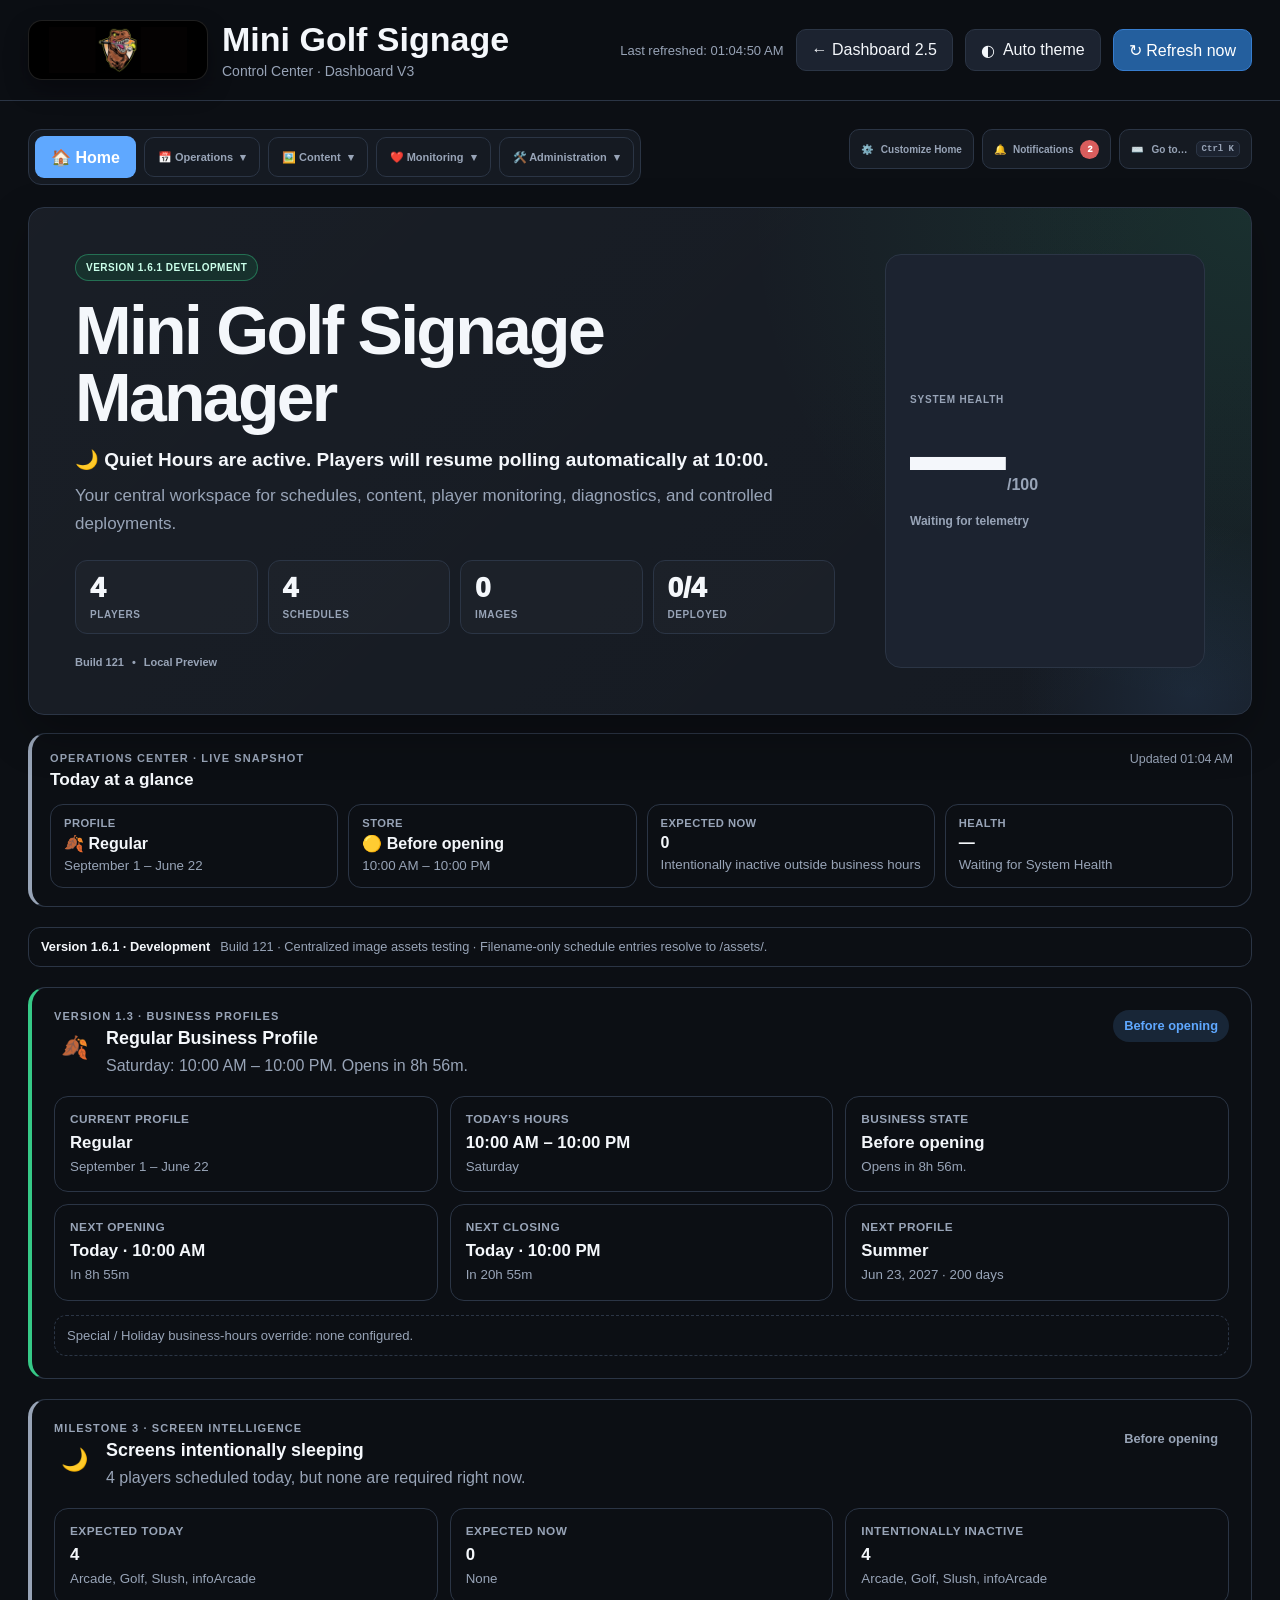
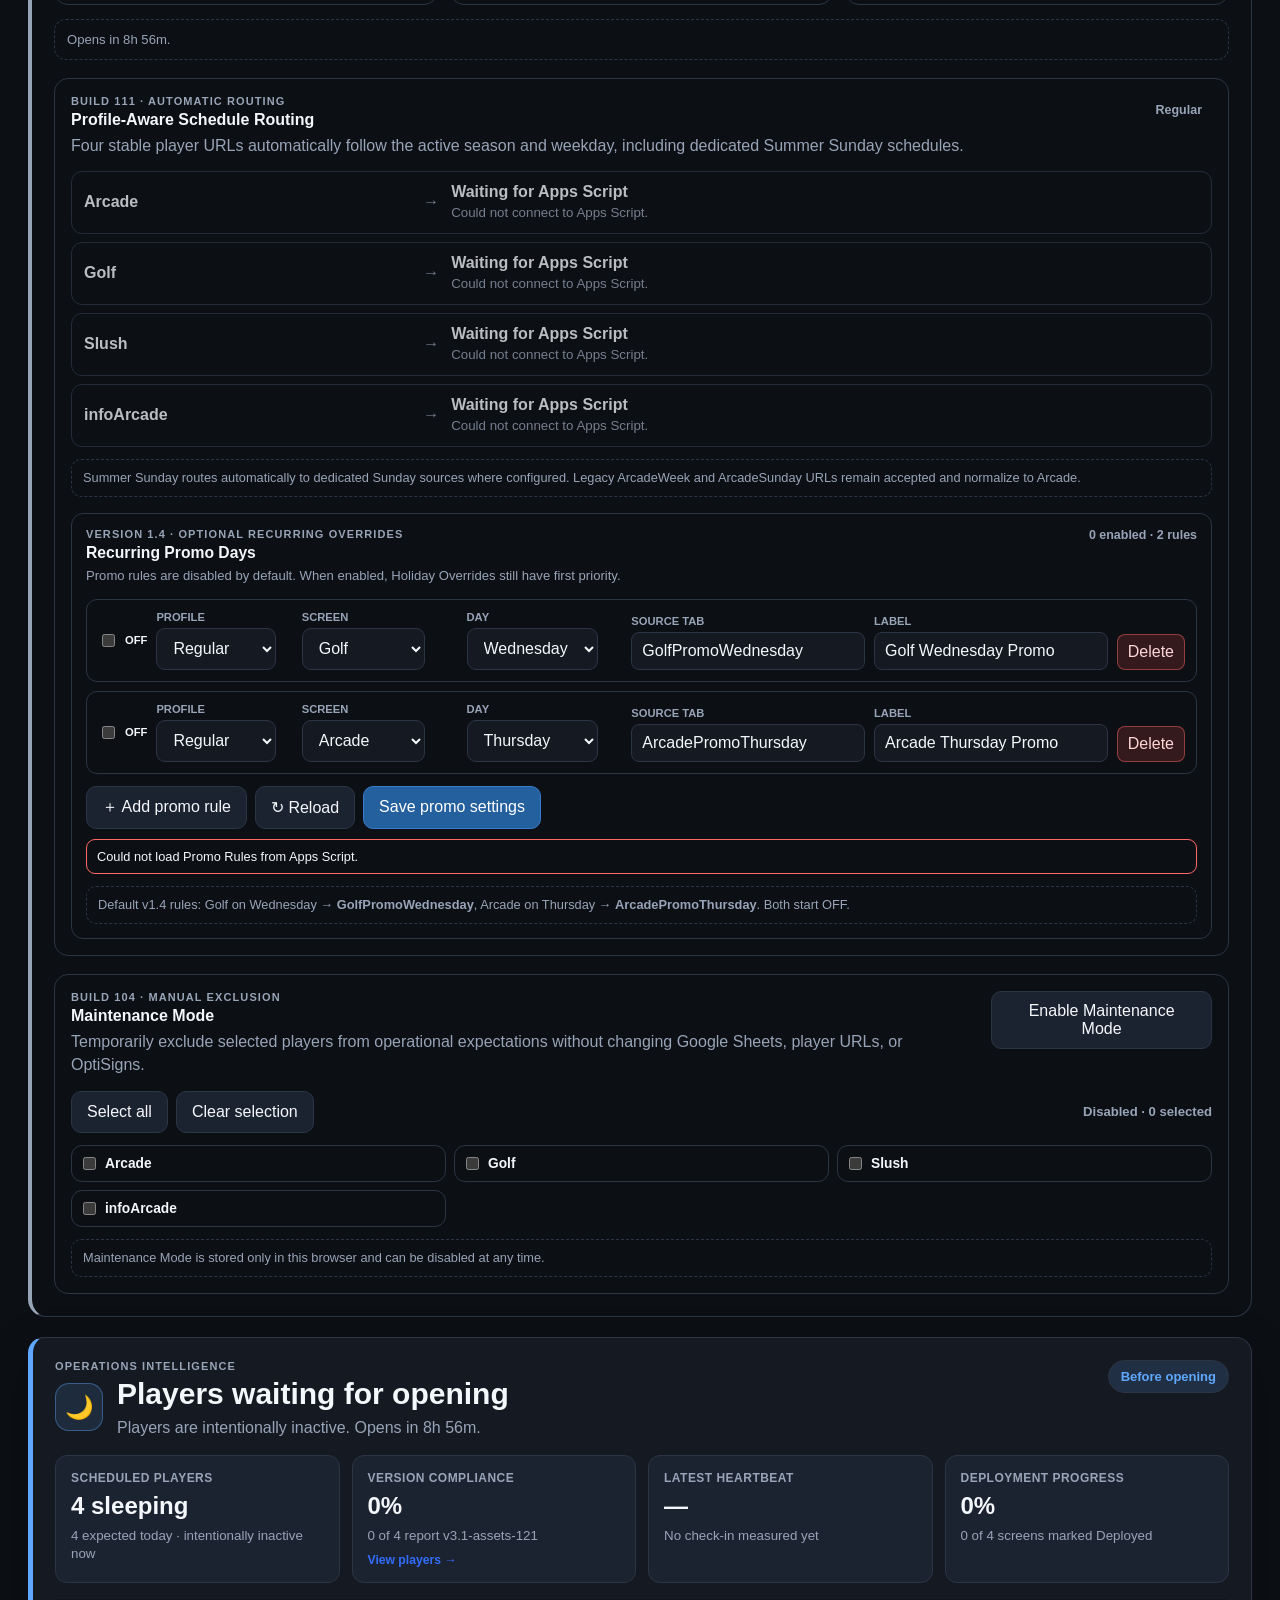
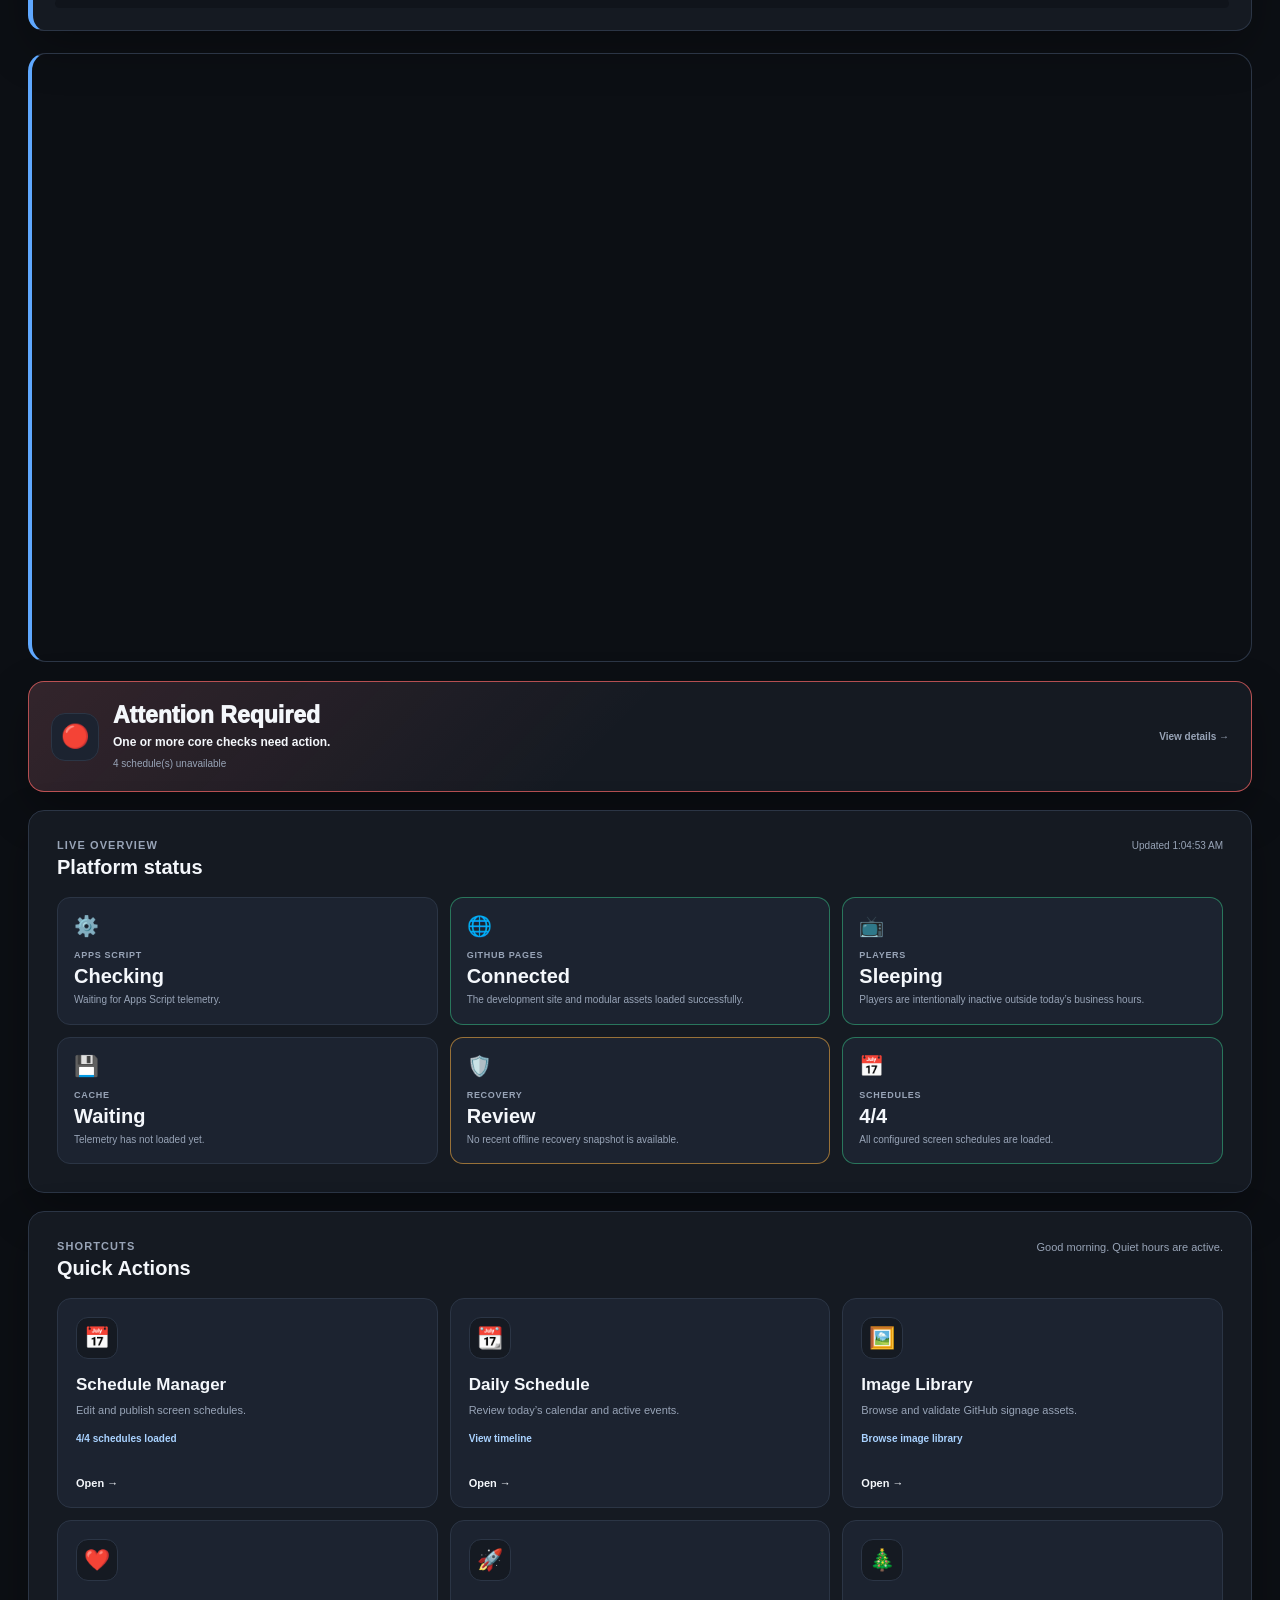
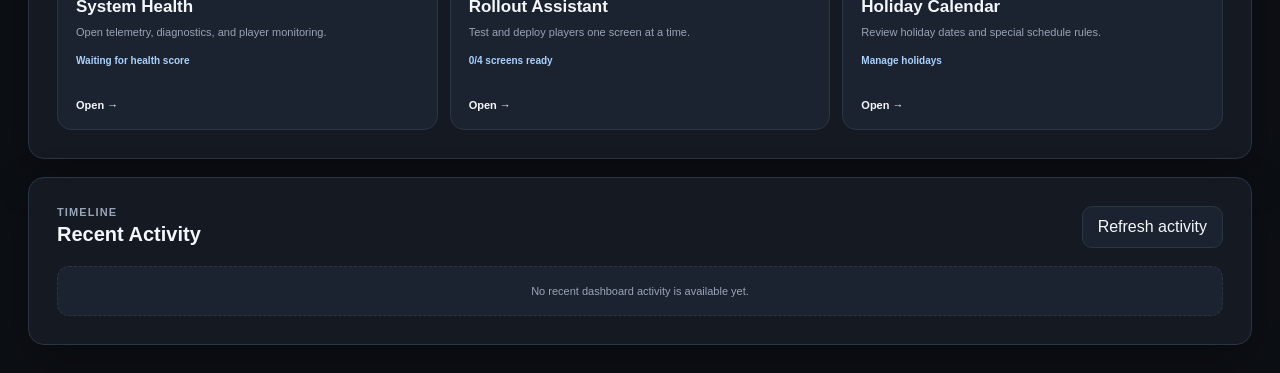
<file: dashboard-v3.html>
<!DOCTYPE html>
<html lang="en" data-theme="dark">
<head>
  <meta charset="UTF-8">

  <meta
    name="viewport"
    content="width=device-width, initial-scale=1.0"
  >

  <title>Mini Golf Signage Control Center</title>

  <link
    rel="icon"
    type="image/png"
    href="favicon.png"
  >

  <link
    rel="apple-touch-icon"
    href="favicon.png"
  >

    <link rel="stylesheet" href="css/dashboard.css?build=121">

  <meta name="application-name" content="Mini Golf Signage Manager">
  <meta name="dashboard-version" content="1.6.1">
  <meta name="dashboard-channel" content="development">
  <meta name="dashboard-build" content="121">
</head>

<body>
  <!--
    =========================================================
    VERSION 1.1 DEVELOPMENT — BUILD 76
    SCROLL PROGRESS + BACK TO TOP
    =========================================================
  -->
  <div
    id="dashboardScrollProgress"
    class="dashboard-scroll-progress"
    aria-hidden="true"
  >
    <div
      id="dashboardScrollProgressBar"
      class="dashboard-scroll-progress-bar"
    ></div>
  </div>

  <header>
    <div class="brand">
      <div class="brand-logo">
        <img
          id="dashboardLogo"
          src="dashboard-logo.png"
          alt="Mini Golf Logo"
        >
      </div>

      <div>
        <h1 id="dashboardTitle">
          Mini Golf Signage
        </h1>

        <div
          id="dashboardSubtitle"
          class="subtitle"
        >
          Control Center · Dashboard V3
        </div>
      </div>
    </div>

    <div class="header-actions">
      <span id="lastRefresh">
        Waiting for first refresh…
      </span>

      <a
        class="button"
        href="dashboard.html"
      >
        ← Dashboard 2.5
      </a>

      <button
        id="themeButton"
        class="button"
        type="button"
        aria-label="Change dashboard theme"
      >
        <span id="themeButtonIcon">
          ◐
        </span>

        <span id="themeButtonText">
          Auto theme
        </span>
      </button>

      <button
        id="refreshButton"
        class="button button-primary"
        type="button"
      >
        ↻ Refresh now
      </button>
    </div>
  </header>

  <main>
    <div class="workspace-navigation-row">
      <nav
        class="workspace-tabs workspace-navigation"
        aria-label="Dashboard navigation"
      >
      <button
        id="homeTab"
        class="workspace-tab active workspace-home-tab"
        type="button"
      >
        🏠 Home
      </button>

      <div class="workspace-nav-group">
        <button
          class="workspace-nav-trigger"
          type="button"
          aria-expanded="false"
          aria-controls="operationsNavigationMenu"
          data-workspace-menu-trigger="operationsNavigationMenu"
        >
          📅 Operations
          <span aria-hidden="true">▾</span>
        </button>

        <div
          id="operationsNavigationMenu"
          class="workspace-nav-menu"
          hidden
        >
          <button id="scheduleManagerTab" class="workspace-nav-item" type="button">
            Schedule Manager
          </button>

          <button id="dailyScheduleCalendarTab" class="workspace-nav-item" type="button">
            Daily Schedule
          </button>

          <button id="holidayCalendarTab" class="workspace-nav-item" type="button">
            Holiday Calendar
          </button>

          <button id="holidayScheduleManagerTab" class="workspace-nav-item" type="button">
            Holiday Schedule Manager
          </button>

          <button id="holidayManagerTab" class="workspace-nav-item" type="button">
            Holiday Overrides
          </button>
        </div>
      </div>

      <div class="workspace-nav-group">
        <button
          class="workspace-nav-trigger"
          type="button"
          aria-expanded="false"
          aria-controls="contentNavigationMenu"
          data-workspace-menu-trigger="contentNavigationMenu"
        >
          🖼️ Content
          <span aria-hidden="true">▾</span>
        </button>

        <div
          id="contentNavigationMenu"
          class="workspace-nav-menu"
          hidden
        >
          <button id="imageLibraryTab" class="workspace-nav-item" type="button">
            Image Library
          </button>
        </div>
      </div>

      <div class="workspace-nav-group">
        <button
          class="workspace-nav-trigger"
          type="button"
          aria-expanded="false"
          aria-controls="monitoringNavigationMenu"
          data-workspace-menu-trigger="monitoringNavigationMenu"
        >
          ❤️ Monitoring
          <span aria-hidden="true">▾</span>
        </button>

        <div
          id="monitoringNavigationMenu"
          class="workspace-nav-menu"
          hidden
        >
          <button id="systemHealthTab" class="workspace-nav-item" type="button">
            System Health
          </button>

          <button id="auditLogTab" class="workspace-nav-item" type="button">
            Audit Log
          </button>

          <button id="compatibilityAuditTab" class="workspace-nav-item" type="button">
            V3.1 Audit
          </button>
        </div>
      </div>

      <div class="workspace-nav-group">
        <button
          class="workspace-nav-trigger"
          type="button"
          aria-expanded="false"
          aria-controls="administrationNavigationMenu"
          data-workspace-menu-trigger="administrationNavigationMenu"
        >
          🛠️ Administration
          <span aria-hidden="true">▾</span>
        </button>

        <div
          id="administrationNavigationMenu"
          class="workspace-nav-menu workspace-nav-menu-right"
          hidden
        >
          <button id="controlCenterTab" class="workspace-nav-item" type="button">
            Control Center
          </button>

          <button id="backupHistoryTab" class="workspace-nav-item" type="button">
            Backup History
          </button>

          <button
            id="exportDiagnosticsButton"
            class="workspace-nav-item"
            type="button"
          >
            Export Diagnostics
          </button>

          <button
            id="releaseNotesButton"
            class="workspace-nav-item"
            type="button"
          >
            Release Notes
          </button>

          <button
            id="aboutApplicationButton"
            class="workspace-nav-item"
            type="button"
          >
            About
          </button>
        </div>
      </div>
      </nav>

      <div class="workspace-navigation-tools">
        <button
          id="homeLayoutPreferencesButton"
          class="command-palette-button"
          type="button"
          aria-haspopup="dialog"
          aria-controls="homeLayoutPreferencesOverlay"
        >
          <span aria-hidden="true">⚙️</span>
          <span>Customize Home</span>
        </button>

        <button
          id="notificationCenterButton"
          class="notification-center-button"
          type="button"
          aria-haspopup="dialog"
          aria-controls="notificationCenterOverlay"
          aria-label="Open notifications"
          title="Notifications"
        >
          <span aria-hidden="true">🔔</span>
          <span>Notifications</span>
          <span id="notificationCenterBadge" class="notification-center-badge" hidden>0</span>
        </button>

        <button
          id="commandPaletteButton"
          class="command-palette-button"
          type="button"
          aria-haspopup="dialog"
          aria-controls="commandPaletteDialog"
        >
          <span aria-hidden="true">⌨️</span>
          <span>Go to…</span>
          <kbd>Ctrl K</kbd>
        </button>
      </div>
    </div>

    <section
      id="homeWorkspace"
      class="workspace active home-workspace"
      aria-labelledby="homeWorkspaceTitle"
    >
      <section class="mission-hero">
        <div class="mission-hero-copy">
          <div id="applicationVersionBadge" class="mission-version-badge">
            Version 1.6.1 Development
          </div>

          <h2
            id="homeWorkspaceTitle"
            class="mission-hero-title"
          >
            Mini Golf Signage Manager
          </h2>

          <p id="missionHeroGreeting" class="mission-hero-greeting">
            Preparing your operations summary…
          </p>

          <p class="mission-hero-description">
            Your central workspace for schedules, content, player monitoring,
            diagnostics, and controlled deployments.
          </p>

          <div class="mission-hero-metrics" aria-label="At-a-glance system summary">
            <div class="mission-hero-metric">
              <span class="mission-hero-metric-value" id="missionHeroPlayers">—</span>
              <span class="mission-hero-metric-label">Players</span>
            </div>
            <div class="mission-hero-metric">
              <span class="mission-hero-metric-value" id="missionHeroSchedules">—</span>
              <span class="mission-hero-metric-label">Schedules</span>
            </div>
            <div class="mission-hero-metric">
              <span class="mission-hero-metric-value" id="missionHeroImages">—</span>
              <span class="mission-hero-metric-label">Images</span>
            </div>
            <div class="mission-hero-metric">
              <span class="mission-hero-metric-value" id="missionHeroDeployment">—</span>
              <span class="mission-hero-metric-label">Deployed</span>
            </div>
          </div>

          <div class="mission-build-line">
            <span id="applicationBuildLabel">Build 121</span>
            <span aria-hidden="true">•</span>
            <span id="missionEnvironmentLabel">Detecting Environment</span>
          </div>
        </div>

        <div
          id="missionHeroHealth"
          class="mission-hero-health mission-health-waiting"
        >
          <div class="mission-health-label">
            System Health
          </div>

          <div class="mission-health-score">
            <span id="missionHeroHealthScore">—</span>
            <small>/100</small>
          </div>

          <div
            id="missionHeroHealthState"
            class="mission-health-state"
          >
            Waiting for telemetry
          </div>
        </div>
      </section>

      <!--
        =====================================================
        VERSION 1.3 — BUILD 109
        OPERATIONS SNAPSHOT
        =====================================================
      -->
      <section
        id="operationsSnapshot"
        class="operations-snapshot"
        aria-labelledby="operationsSnapshotTitle"
      >
        <div class="operations-snapshot-header">
          <div>
            <div class="eyebrow">Operations Center · Live snapshot</div>
            <h3 id="operationsSnapshotTitle" class="operations-snapshot-title">
              Today at a glance
            </h3>
          </div>

          <span id="operationsSnapshotUpdated" class="operations-snapshot-updated">
            Updating…
          </span>
        </div>

        <div class="operations-snapshot-grid">
          <article class="operations-snapshot-item">
            <span class="operations-snapshot-label">Profile</span>
            <strong id="snapshotProfile">—</strong>
            <small id="snapshotProfileDetail">—</small>
          </article>

          <article class="operations-snapshot-item">
            <span class="operations-snapshot-label">Store</span>
            <strong id="snapshotStoreState">—</strong>
            <small id="snapshotStoreDetail">—</small>
          </article>

          <article class="operations-snapshot-item">
            <span class="operations-snapshot-label">Expected now</span>
            <strong id="snapshotExpectedNow">—</strong>
            <small id="snapshotExpectedNowDetail">—</small>
          </article>

          <article class="operations-snapshot-item">
            <span class="operations-snapshot-label">Health</span>
            <strong id="snapshotHealth">—</strong>
            <small id="snapshotHealthDetail">Waiting for System Health</small>
          </article>
        </div>
      </section>

      <div class="release-candidate-banner" role="status">
        <strong>Version 1.6.1 · Development</strong>
        <span>Build 121 · Centralized image assets testing · Filename-only schedule entries resolve to /assets/.</span>
      </div>

      <!--
        =====================================================
        VERSION 1.3 — BUILD 101
        BUSINESS PROFILES
        =====================================================
      -->
      <section
        id="businessProfilePanel"
        class="business-profile-panel business-profile-summer"
        aria-labelledby="businessProfileTitle"
      >
        <div class="business-profile-header">
          <div>
            <div class="eyebrow">Version 1.3 · Business profiles</div>
            <div class="business-profile-heading-row">
              <span
                id="businessProfileIcon"
                class="business-profile-icon"
                aria-hidden="true"
              >☀️</span>

              <div>
                <h3
                  id="businessProfileTitle"
                  class="business-profile-title"
                >
                  Loading business profile
                </h3>

                <p
                  id="businessProfileSummary"
                  class="business-profile-summary"
                >
                  Determining today’s operating profile and business hours.
                </p>
              </div>
            </div>
          </div>

          <div
            id="businessProfileBadge"
            class="business-profile-badge"
          >
            Checking
          </div>
        </div>

        <div class="business-profile-grid">
          <article class="business-profile-metric">
            <span class="business-profile-metric-label">
              Current profile
            </span>
            <strong id="businessProfileName">—</strong>
            <small id="businessProfileSeasonRange">—</small>
          </article>

          <article class="business-profile-metric">
            <span class="business-profile-metric-label">
              Today’s hours
            </span>
            <strong id="businessProfileHours">—</strong>
            <small id="businessProfileDay">—</small>
          </article>

          <article class="business-profile-metric">
            <span class="business-profile-metric-label">
              Business state
            </span>
            <strong id="businessProfileState">—</strong>
            <small id="businessProfileStateDetail">—</small>
          </article>

          <article class="business-profile-metric">
            <span class="business-profile-metric-label">
              Next opening
            </span>
            <strong id="businessNextOpening">—</strong>
            <small id="businessNextOpeningDetail">—</small>
          </article>

          <article class="business-profile-metric">
            <span class="business-profile-metric-label">
              Next closing
            </span>
            <strong id="businessNextClosing">—</strong>
            <small id="businessNextClosingDetail">—</small>
          </article>

          <article class="business-profile-metric">
            <span class="business-profile-metric-label">
              Next profile
            </span>
            <strong id="businessProfileNext">—</strong>
            <small id="businessProfileNextDetail">—</small>
          </article>
        </div>

        <div
          id="businessProfileSpecialNotice"
          class="business-profile-special-notice"
        >
          Special / Holiday business-hours override: none configured.
        </div>
      </section>

      <!--
        =====================================================
        VERSION 1.3 — BUILD 103
        SCREEN INTELLIGENCE
        =====================================================
      -->
      <section
        id="screenIntelligencePanel"
        class="screen-intelligence-panel screen-intelligence-waiting"
        aria-labelledby="screenIntelligenceTitle"
      >
        <div class="screen-intelligence-header">
          <div>
            <div class="eyebrow">Milestone 3 · Screen intelligence</div>

            <div class="screen-intelligence-heading-row">
              <span
                id="screenIntelligenceIcon"
                class="screen-intelligence-icon"
                aria-hidden="true"
              >🖥️</span>

              <div>
                <h3
                  id="screenIntelligenceTitle"
                  class="screen-intelligence-title"
                >
                  Evaluating screen expectations
                </h3>

                <p
                  id="screenIntelligenceSummary"
                  class="screen-intelligence-summary"
                >
                  Business hours now determine which players are expected to operate.
                </p>
              </div>
            </div>
          </div>

          <div
            id="screenIntelligenceBadge"
            class="screen-intelligence-badge"
          >
            Checking
          </div>
        </div>

        <div class="screen-intelligence-grid">
          <article class="screen-intelligence-metric">
            <span class="screen-intelligence-metric-label">
              Expected today
            </span>
            <strong id="screenExpectedTodayCount">—</strong>
            <small id="screenExpectedTodayList">—</small>
          </article>

          <article class="screen-intelligence-metric">
            <span class="screen-intelligence-metric-label">
              Expected now
            </span>
            <strong id="screenExpectedNowCount">—</strong>
            <small id="screenExpectedNowList">—</small>
          </article>

          <article class="screen-intelligence-metric">
            <span class="screen-intelligence-metric-label">
              Intentionally inactive
            </span>
            <strong id="screenInactiveCount">—</strong>
            <small id="screenInactiveList">—</small>
          </article>
        </div>

        <div
          id="screenIntelligenceNotice"
          class="screen-intelligence-notice"
        >
          Waiting for business-profile evaluation.
        </div>

        <section
          id="scheduleRoutingPanel"
          class="schedule-routing-panel"
          aria-labelledby="scheduleRoutingTitle"
        >
          <div class="schedule-routing-header">
            <div>
              <div class="eyebrow">Build 111 · Automatic routing</div>
              <h4 id="scheduleRoutingTitle" class="schedule-routing-title">
                Profile-Aware Schedule Routing
              </h4>
              <p class="schedule-routing-description">
                Four stable player URLs automatically follow the active season and weekday, including dedicated Summer Sunday schedules.
              </p>
            </div>

            <span
              id="scheduleRoutingProfileBadge"
              class="schedule-routing-profile-badge"
            >
              Loading…
            </span>
          </div>

          <div
            id="scheduleRoutingList"
            class="schedule-routing-list"
          >
            <div class="schedule-routing-empty">
              Waiting for schedule routing information.
            </div>
          </div>

          <div class="schedule-routing-notice">
            Summer Sunday routes automatically to dedicated Sunday sources where configured. Legacy ArcadeWeek and ArcadeSunday URLs remain accepted and normalize to Arcade.
          </div>

          <section class="promo-rules-panel" aria-labelledby="promoRulesTitle">
            <div class="promo-rules-header">
              <div>
                <div class="eyebrow">Version 1.4 · Optional recurring overrides</div>
                <h5 id="promoRulesTitle" class="promo-rules-title">
                  Recurring Promo Days
                </h5>
                <p class="promo-rules-description">
                  Promo rules are disabled by default. When enabled, Holiday Overrides still have first priority.
                </p>
              </div>

              <span id="promoRulesStatus" class="promo-rules-status">
                Loading…
              </span>
            </div>

            <div id="promoRulesList" class="promo-rules-list">
              <div class="promo-rules-empty">Loading promo rules…</div>
            </div>

            <div class="promo-rules-actions">
              <button id="addPromoRuleButton" class="button" type="button">
                ＋ Add promo rule
              </button>

              <button id="reloadPromoRulesButton" class="button" type="button">
                ↻ Reload
              </button>

              <button id="savePromoRulesButton" class="button button-primary" type="button">
                Save promo settings
              </button>
            </div>

            <div id="promoRulesMessage" class="promo-rules-message"></div>

            <div class="schedule-routing-notice">
              Default v1.4 rules: Golf on Wednesday → <strong>GolfPromoWednesday</strong>,
              Arcade on Thursday → <strong>ArcadePromoThursday</strong>. Both start OFF.
            </div>
          </section>
        </section>

        <section
          id="maintenanceModePanel"
          class="maintenance-mode-panel"
          aria-labelledby="maintenanceModeTitle"
        >
          <div class="maintenance-mode-header">
            <div>
              <div class="eyebrow">Build 104 · Manual exclusion</div>
              <h4 id="maintenanceModeTitle" class="maintenance-mode-title">
                Maintenance Mode
              </h4>
              <p class="maintenance-mode-description">
                Temporarily exclude selected players from operational expectations
                without changing Google Sheets, player URLs, or OptiSigns.
              </p>
            </div>

            <button
              id="maintenanceModeToggle"
              class="button"
              type="button"
              aria-pressed="false"
            >
              Enable Maintenance Mode
            </button>
          </div>

          <div class="maintenance-mode-toolbar">
            <button
              id="maintenanceSelectAllButton"
              class="button"
              type="button"
            >
              Select all
            </button>

            <button
              id="maintenanceClearButton"
              class="button"
              type="button"
            >
              Clear selection
            </button>

            <span
              id="maintenanceModeStatus"
              class="maintenance-mode-status"
            >
              Disabled · no players excluded
            </span>
          </div>

          <div
            id="maintenanceScreenList"
            class="maintenance-screen-list"
            aria-label="Players available for maintenance exclusion"
          ></div>

          <div
            id="maintenanceModeNotice"
            class="maintenance-mode-notice"
          >
            Maintenance Mode is stored only in this browser and can be disabled at any time.
          </div>
        </section>
      </section>

      <section id="operationsIntelligence" class="operations-intelligence operations-intelligence-waiting" aria-labelledby="operationsIntelligenceTitle">
        <div class="operations-intelligence-header">
          <div>
            <div class="eyebrow">Operations intelligence</div>
            <div class="operations-intelligence-heading-row">
              <span id="operationsIntelligenceIcon" class="operations-intelligence-icon" aria-hidden="true">⏳</span>
              <div>
                <h3 id="operationsIntelligenceTitle" class="operations-intelligence-title">Preparing store status</h3>
                <p id="operationsIntelligenceSummary" class="operations-intelligence-summary">Waiting for player heartbeat data.</p>
              </div>
            </div>
          </div>
          <div id="operationsIntelligenceBadge" class="operations-intelligence-badge waiting">Checking</div>
        </div>

        <div class="operations-intelligence-grid">
          <article class="operations-intelligence-metric">
            <span class="operations-intelligence-metric-label">Scheduled players</span>
            <strong id="operationsScheduledPlayers">—</strong>
            <small id="operationsScheduledPlayersDetail">Evaluating today’s schedule</small>
          </article>
          <article
            id="operationsVersionComplianceCard"
            class="operations-intelligence-metric operations-intelligence-metric-interactive"
            role="button"
            tabindex="0"
            aria-label="Open player version compliance details"
          >
            <span class="operations-intelligence-metric-label">Version compliance</span>
            <strong id="operationsVersionCompliance">—</strong>
            <small id="operationsVersionComplianceDetail">Waiting for versions</small>
            <span class="operations-intelligence-metric-hint">View players →</span>
          </article>
          <article class="operations-intelligence-metric">
            <span class="operations-intelligence-metric-label">Latest heartbeat</span>
            <strong id="operationsLatestHeartbeat">—</strong>
            <small id="operationsLatestHeartbeatDetail">No check-in measured yet</small>
          </article>
          <article class="operations-intelligence-metric">
            <span class="operations-intelligence-metric-label">Deployment progress</span>
            <strong id="operationsDeploymentProgress">—</strong>
            <small id="operationsDeploymentProgressDetail">Reading rollout stages</small>
          </article>
        </div>

        <div class="operations-deployment-track" aria-label="Deployment progress">
          <div id="operationsDeploymentBar" class="operations-deployment-bar" style="width:0%"></div>
        </div>

        <div id="operationsVersionDrift" class="operations-version-drift" hidden></div>
      </section>

      <!-- VERSION 1.3 BUILD 107 — ANALYTICS FOUNDATION -->
      <section
        id="operationsAnalyticsPanel"
        class="operations-analytics-panel"
        aria-labelledby="operationsAnalyticsTitle"
      >
        <div class="operations-analytics-header">
          <div>
            <div class="eyebrow">Milestone 5 · Analytics</div>
            <h3 id="operationsAnalyticsTitle" class="operations-analytics-title">Operational History</h3>
            <p class="operations-analytics-summary">
              Local health and expected-player availability trends collected while this Dashboard is open.
            </p>
          </div>

          <div class="operations-analytics-actions">
            <select id="operationsAnalyticsRange" class="manager-select operations-analytics-range">
              <option value="hour">Last hour</option>
              <option value="day" selected>Last 24 hours</option>
              <option value="week">Last 7 days</option>
            </select>

            <button
              id="exportOperationsAnalyticsButton"
              class="button"
              type="button"
            >
              Export CSV
            </button>

            <button id="clearOperationsAnalyticsButton" class="button" type="button">Clear history</button>
          </div>
        </div>

        <div class="operations-analytics-grid">
          <article class="operations-analytics-metric">
            <span class="operations-analytics-metric-label">Average Health Score</span>
            <strong id="analyticsAverageHealth">—</strong>
            <small id="analyticsHealthDetail">Waiting for samples</small>
          </article>

          <article class="operations-analytics-metric">
            <span class="operations-analytics-metric-label">Expected Player Uptime</span>
            <strong id="analyticsExpectedUptime">—</strong>
            <small id="analyticsUptimeDetail">Waiting for samples</small>
          </article>

          <article class="operations-analytics-metric">
            <span class="operations-analytics-metric-label">Samples</span>
            <strong id="analyticsSampleCount">0</strong>
            <small id="analyticsSampleDetail">No history yet</small>
          </article>

          <article class="operations-analytics-metric">
            <span class="operations-analytics-metric-label">Lowest Health</span>
            <strong id="analyticsLowestHealth">—</strong>
            <small id="analyticsLowestHealthDetail">No samples yet</small>
          </article>
        </div>

        <div class="operations-analytics-chart">
          <div class="operations-analytics-chart-header">
            <span>Health Score trend</span>
            <span id="analyticsChartRangeLabel">Last 24 hours</span>
          </div>
          <div id="analyticsHealthBars" class="operations-analytics-bars" aria-label="Health Score history">
            <div class="operations-analytics-empty">History will appear as samples are collected.</div>
          </div>
        </div>

        <div class="operations-analytics-report">
          <div class="operations-analytics-chart-header">
            <span>Per-screen expected uptime</span>
            <span id="analyticsScreenReportRangeLabel">Last 24 hours</span>
          </div>

          <div class="operations-analytics-table-wrap">
            <table class="operations-analytics-table">
              <thead>
                <tr>
                  <th>Screen</th>
                  <th>Expected samples</th>
                  <th>Online samples</th>
                  <th>Uptime</th>
                </tr>
              </thead>

              <tbody id="analyticsScreenUptimeBody">
                <tr>
                  <td colspan="4">No business-window samples yet.</td>
                </tr>
              </tbody>
            </table>
          </div>
        </div>

        <div id="operationsAnalyticsNotice" class="operations-analytics-notice">
          Analytics are stored only in this browser. Player uptime starts after a successful live heartbeat refresh, preventing startup warm-up from counting as downtime.
        </div>
      </section>

      <!--
        =====================================================
        MISSION CONTROL — STEP 1E: CONFIDENCE BANNER
        =====================================================
      -->
      <button
        id="missionConfidenceBanner"
        data-home-section="confidence"
        class="mission-confidence-banner mission-confidence-waiting"
        type="button"
        aria-label="Open System Health"
      >
        <span
          id="missionConfidenceIcon"
          class="mission-confidence-icon"
          aria-hidden="true"
        >
          ⏳
        </span>

        <span class="mission-confidence-content">
          <span
            id="missionConfidenceTitle"
            class="mission-confidence-title"
          >
            Completing daily checks
          </span>

          <span
            id="missionConfidenceSummary"
            class="mission-confidence-summary"
          >
            Waiting for schedules, telemetry, and player status.
          </span>

          <span
            id="missionConfidenceDetails"
            class="mission-confidence-details"
          >
            This summary will update automatically.
          </span>
        </span>

        <span class="mission-confidence-action">
          View details →
        </span>
      </button>

      <section class="mission-status-section" data-home-section="status">
        <div class="mission-section-heading">
          <div>
            <div class="eyebrow">
              Live overview
            </div>

            <h3 class="mission-section-title">
              Platform status
            </h3>
          </div>

          <div
            id="missionStatusUpdated"
            class="mission-status-updated"
          >
            Waiting for dashboard data
          </div>
        </div>

        <div class="mission-status-grid">
          <article
            id="missionAppsScriptCard"
            class="mission-status-card mission-status-waiting"
          >
            <div class="mission-status-icon">⚙️</div>
            <div class="mission-status-label">Apps Script</div>
            <div
              id="missionAppsScriptValue"
              class="mission-status-value"
            >
              Checking
            </div>
            <div
              id="missionAppsScriptDetail"
              class="mission-status-detail"
            >
              Waiting for connection test
            </div>
          </article>

          <article
            id="missionGitHubCard"
            class="mission-status-card mission-status-waiting"
          >
            <div class="mission-status-icon">🌐</div>
            <div class="mission-status-label">GitHub Pages</div>
            <div
              id="missionGitHubValue"
              class="mission-status-value"
            >
              Checking
            </div>
            <div
              id="missionGitHubDetail"
              class="mission-status-detail"
            >
              Waiting for page verification
            </div>
          </article>

          <article
            id="missionPlayersCard"
            class="mission-status-card mission-status-waiting"
          >
            <div class="mission-status-icon">📺</div>
            <div class="mission-status-label">Players</div>
            <div
              id="missionPlayersValue"
              class="mission-status-value"
            >
              —
            </div>
            <div
              id="missionPlayersDetail"
              class="mission-status-detail"
            >
              Waiting for heartbeat data
            </div>
          </article>

          <article
            id="missionCacheCard"
            class="mission-status-card mission-status-waiting"
          >
            <div class="mission-status-icon">💾</div>
            <div class="mission-status-label">Cache</div>
            <div
              id="missionCacheValue"
              class="mission-status-value"
            >
              —
            </div>
            <div
              id="missionCacheDetail"
              class="mission-status-detail"
            >
              Waiting for telemetry
            </div>
          </article>

          <article
            id="missionBackupCard"
            class="mission-status-card mission-status-waiting"
          >
            <div class="mission-status-icon">🛡️</div>
            <div class="mission-status-label">Recovery</div>
            <div
              id="missionBackupValue"
              class="mission-status-value"
            >
              Checking
            </div>
            <div
              id="missionBackupDetail"
              class="mission-status-detail"
            >
              Waiting for snapshot status
            </div>
          </article>

          <article
            id="missionSchedulesCard"
            class="mission-status-card mission-status-waiting"
          >
            <div class="mission-status-icon">📅</div>
            <div class="mission-status-label">Schedules</div>
            <div
              id="missionSchedulesValue"
              class="mission-status-value"
            >
              —
            </div>
            <div
              id="missionSchedulesDetail"
              class="mission-status-detail"
            >
              Waiting for schedule data
            </div>
          </article>
        </div>
      </section>

      <!--
        =====================================================
        MISSION CONTROL — STEP 1D: QUICK ACTIONS
        =====================================================
      -->
      <section class="mission-quick-actions-section" data-home-section="quickActions">
        <div class="mission-section-heading">
          <div>
            <div class="eyebrow">
              Shortcuts
            </div>

            <h3 class="mission-section-title">
              Quick Actions
            </h3>
          </div>

          <div
            id="missionGreeting"
            class="mission-greeting"
          >
            Welcome back.
          </div>
        </div>

        <div class="mission-quick-actions-grid">
          <button
            class="mission-action-card"
            type="button"
            data-mission-workspace="manager"
          >
            <span class="mission-action-icon">📅</span>
            <span class="mission-action-title">Schedule Manager</span>
            <span class="mission-action-description">
              Edit and publish screen schedules.
            </span>
            <span
              id="missionScheduleActionStatus"
              class="mission-action-status"
            >
              Checking schedules
            </span>
            <span class="mission-action-open">Open →</span>
          </button>

          <button
            class="mission-action-card"
            type="button"
            data-mission-workspace="dailyCalendar"
          >
            <span class="mission-action-icon">📆</span>
            <span class="mission-action-title">Daily Schedule</span>
            <span class="mission-action-description">
              Review today’s calendar and active events.
            </span>
            <span class="mission-action-status">
              View timeline
            </span>
            <span class="mission-action-open">Open →</span>
          </button>

          <button
            class="mission-action-card"
            type="button"
            data-mission-workspace="images"
          >
            <span class="mission-action-icon">🖼️</span>
            <span class="mission-action-title">Image Library</span>
            <span class="mission-action-description">
              Browse and validate GitHub signage assets.
            </span>
            <span
              id="missionImagesActionStatus"
              class="mission-action-status"
            >
              Browse assets
            </span>
            <span class="mission-action-open">Open →</span>
          </button>

          <button
            class="mission-action-card"
            type="button"
            data-mission-workspace="systemHealth"
          >
            <span class="mission-action-icon">❤️</span>
            <span class="mission-action-title">System Health</span>
            <span class="mission-action-description">
              Open telemetry, diagnostics, and player monitoring.
            </span>
            <span
              id="missionHealthActionStatus"
              class="mission-action-status"
            >
              Waiting for score
            </span>
            <span class="mission-action-open">Open →</span>
          </button>

          <button
            class="mission-action-card"
            type="button"
            data-mission-workspace="systemHealth"
            data-mission-health-anchor="rollout"
          >
            <span class="mission-action-icon">🚀</span>
            <span class="mission-action-title">Rollout Assistant</span>
            <span class="mission-action-description">
              Test and deploy players one screen at a time.
            </span>
            <span
              id="missionRolloutActionStatus"
              class="mission-action-status"
            >
              Review deployment
            </span>
            <span class="mission-action-open">Open →</span>
          </button>

          <button
            class="mission-action-card"
            type="button"
            data-mission-workspace="calendar"
          >
            <span class="mission-action-icon">🎄</span>
            <span class="mission-action-title">Holiday Calendar</span>
            <span class="mission-action-description">
              Review holiday dates and special schedule rules.
            </span>
            <span class="mission-action-status">
              Manage holidays
            </span>
            <span class="mission-action-open">Open →</span>
          </button>
        </div>
      </section>

      <!--
        =====================================================
        MISSION CONTROL — STEP 1F: RECENT ACTIVITY
        =====================================================
      -->
      <section class="mission-recent-section" data-home-section="recentActivity">
        <div class="mission-section-heading">
          <div>
            <div class="eyebrow">
              Timeline
            </div>

            <h3 class="mission-section-title">
              Recent Activity
            </h3>
          </div>

          <button
            id="refreshMissionActivityButton"
            class="button"
            type="button"
          >
            Refresh activity
          </button>
        </div>

        <div
          id="missionRecentActivityList"
          class="mission-recent-list"
        >
          <div class="mission-recent-empty">
            Waiting for dashboard activity.
          </div>
        </div>
      </section>
    </section>

    <section
      id="controlCenterWorkspace"
      class="workspace"
    >
      <section class="operations-panel">
        <div class="operations-heading">
          <div>
            <h2
              id="operationsGreeting"
              class="operations-greeting"
            >
              Welcome
            </h2>

            <div
              id="operationsDate"
              class="operations-date"
            >
              Loading today’s information…
            </div>
          </div>

          <div class="operations-clock">
            <div class="operations-clock-label">
              Local time
            </div>

            <div id="operationsClock">
              --:--:--
            </div>
          </div>
        </div>

        <div class="operations-grid">
          <article class="operation-item">
            <div class="operation-label">
              Screens ready
            </div>

            <div
              id="operationsScreens"
              class="operation-value system-good"
            >
              0 / 0
            </div>

            <div class="operation-detail">
              Successfully loaded
            </div>
          </article>

          <article class="operation-item">
            <div class="operation-label">
              Holiday status
            </div>

            <div
              id="operationsHoliday"
              class="operation-value"
            >
              None
            </div>

            <div
              id="operationsHolidayDetail"
              class="operation-detail"
            >
              Regular schedules
            </div>
          </article>

          <article class="operation-item">
            <div class="operation-label">
              Changes today
            </div>

            <div
              id="operationsChanges"
              class="operation-value"
            >
              0
            </div>

            <div class="operation-detail">
              Across all screens
            </div>
          </article>

          <article class="operation-item">
            <div class="operation-label">
              First change
            </div>

            <div
              id="operationsFirst"
              class="operation-value"
            >
              —
            </div>

            <div
              id="operationsFirstDetail"
              class="operation-detail"
            >
              No schedule loaded
            </div>
          </article>

          <article class="operation-item">
            <div class="operation-label">
              Last change
            </div>

            <div
              id="operationsLast"
              class="operation-value"
            >
              —
            </div>

            <div
              id="operationsLastDetail"
              class="operation-detail"
            >
              No schedule loaded
            </div>
          </article>

          <article class="operation-item">
            <div class="operation-label">
              Next change
            </div>

            <div
              id="operationsNext"
              class="operation-value next-change"
            >
              —
            </div>

            <div
              id="operationsNextDetail"
              class="operation-detail"
            >
              Waiting for schedules
            </div>
          </article>
        </div>
      </section>


      <section
        id="offlineModeBanner"
        class="offline-mode-banner"
      >
        <div>
          <strong>
            Offline snapshot mode
          </strong>

          <div id="offlineModeDescription">
            Apps Script is unavailable. Showing the last synchronized data.
          </div>
        </div>

        <div
          id="offlineModeAge"
          class="offline-mode-age"
        >
          —
        </div>
      </section>

      <section class="system-banner">
        <div class="system-health">
          <span
            id="healthDot"
            class="health-dot"
          ></span>

          <div>
            <div
              id="healthTitle"
              class="health-title"
            >
              Loading system status
            </div>

            <div
              id="healthDescription"
              class="health-description"
            >
              Connecting to Apps Script…
            </div>
          </div>
        </div>

        <div class="global-next">
          <div class="global-next-label">
            Next global change
          </div>

          <div
            id="globalNextChange"
            class="global-next-value"
          >
            —
          </div>
        </div>
      </section>

      <section class="summary-grid">
        <article class="summary-card">
          <div class="summary-label">
            Screens configured
          </div>

          <div
            id="screenCount"
            class="summary-value"
          >
            0
          </div>

          <div class="summary-small">
            Google Sheet schedule tabs
          </div>
        </article>

        <article class="summary-card">
          <div class="summary-label">
            Loaded successfully
          </div>

          <div
            id="loadedCount"
            class="summary-value"
          >
            0
          </div>

          <div class="summary-small">
            Schedules responding
          </div>
        </article>

        <article class="summary-card">
          <div class="summary-label">
            Regular schedules
          </div>

          <div
            id="regularCount"
            class="summary-value"
          >
            0
          </div>

          <div class="summary-small">
            Standard programming
          </div>
        </article>

        <article class="summary-card">
          <div class="summary-label">
            Holiday overrides
          </div>

          <div
            id="holidayCount"
            class="summary-value"
          >
            0
          </div>

          <div class="summary-small">
            Temporary schedules active
          </div>
        </article>

        <article class="summary-card">
          <div class="summary-label">
            Warnings or errors
          </div>

          <div
            id="errorCount"
            class="summary-value"
          >
            0
          </div>

          <div class="summary-small">
            Missing images or feeds
          </div>
        </article>
      </section>

      <section
        id="screenGrid"
        class="screen-grid"
      ></section>

      <section class="upcoming-panel">
        <div class="panel-header">
          <div>
            <h2>Upcoming changes</h2>

            <div class="panel-description">
              The next scheduled change for every screen
            </div>
          </div>
        </div>

        <div
          id="upcomingList"
          class="upcoming-list"
        >
          <div class="muted">
            Loading schedules…
          </div>
        </div>
      </section>
    </section>

    <section
      id="scheduleManagerWorkspace"
      class="workspace"
    >
      <section class="schedule-manager">
        <div class="manager-header">
          <div>
            <div class="eyebrow">
              Dashboard V3
            </div>

            <h2 class="manager-title">
              Schedule Manager
            </h2>

            <p class="manager-description">
              Review the schedule currently supplied to each signage screen.
              Editing and saving will be enabled in the next stage.
            </p>
          </div>

          <div
            id="managerModeStatus"
            class="manager-status"
          >
            Read-only
          </div>
        </div>

        <section class="schedule-templates">
          <div class="manager-header">
            <div>
              <div class="eyebrow">
                V3.1 templates
              </div>

              <h3 style="margin:5px 0 0;">
                Reusable schedule templates
              </h3>

              <p class="manager-description">
                Save a live schedule or local draft as a reusable browser template.
                Applying a template creates an unsaved draft only.
              </p>
            </div>

            <div class="manager-status">
              Local only
            </div>
          </div>

          <div class="template-toolbar">
            <label class="template-field">
              <span class="manager-label">
                Template name
              </span>

              <input
                id="scheduleTemplateNameInput"
                class="manager-input"
                type="text"
                maxlength="80"
                placeholder="Example: Arcade closing schedule"
              >
            </label>

            <button
              id="saveScheduleTemplateButton"
              class="button"
              type="button"
            >
              Save current as template
            </button>
          </div>

          <div
            id="scheduleTemplateList"
            class="template-list"
          ></div>

          <section
            id="scheduleTemplatePreview"
            class="template-preview"
          >
            <div class="manager-header">
              <div>
                <div class="eyebrow">
                  Template preview
                </div>

                <div
                  id="scheduleTemplatePreviewTitle"
                  class="manager-stat-value"
                >
                  —
                </div>
              </div>

              <button
                id="closeScheduleTemplatePreviewButton"
                class="button"
                type="button"
              >
                Close preview
              </button>
            </div>

            <pre id="scheduleTemplatePreviewJson"></pre>
          </section>
        </section>

        <section class="manager-github-scan">
          <div
            id="managerGitHubScanStatus"
            class="manager-github-scan-text"
          >
            Scan GitHub to validate filenames and load the image picker.
          </div>

          <button
            id="managerGitHubScanButton"
            class="button"
            type="button"
          >
            Scan GitHub images
          </button>

          <button
            id="openImageLibraryButton"
            class="button"
            type="button"
          >
            Open Image Library
          </button>
        </section>

        <section class="schedule-integrity">
          <div class="manager-header">
            <div>
              <div class="eyebrow">
                V3.1 integrity
              </div>

              <h3 style="margin:5px 0 0;">
                Schedule integrity checks
              </h3>

              <p class="manager-description">
                Detects overlapping temporary rows, fallback gaps, and schedules with no permanent fallback row.
              </p>
            </div>

            <button
              id="runIntegrityCheckButton"
              class="button"
              type="button"
            >
              Run checks
            </button>
          </div>

          <section class="integrity-summary">
            <article class="manager-stat">
              <div class="manager-stat-label">
                Temporary rows
              </div>

              <div
                id="integrityTemporaryCount"
                class="manager-stat-value"
              >
                0
              </div>
            </article>

            <article class="manager-stat">
              <div class="manager-stat-label">
                Overlaps
              </div>

              <div
                id="integrityOverlapCount"
                class="manager-stat-value"
              >
                0
              </div>
            </article>

            <article class="manager-stat">
              <div class="manager-stat-label">
                Fallback gaps
              </div>

              <div
                id="integrityGapCount"
                class="manager-stat-value"
              >
                0
              </div>
            </article>

            <article class="manager-stat">
              <div class="manager-stat-label">
                Fallback row
              </div>

              <div
                id="integrityPersistentStatus"
                class="manager-stat-value"
              >
                —
              </div>
            </article>
          </section>

          <div
            id="integrityList"
            class="integrity-list"
          >
            <div class="integrity-item">
              Select a screen and run the checks.
            </div>
          </div>
        </section>

        <section class="schedule-simulator">
          <div class="manager-header">
            <div>
              <div class="eyebrow">
                V3.1 simulator
              </div>

              <h3 style="margin:5px 0 0;">
                Test schedule at a specific time
              </h3>

              <p class="manager-description">
                This preview is read-only and does not change the live clock or Google Sheets.
              </p>
            </div>

            <div class="manager-status">
              Simulation
            </div>
          </div>

          <div class="simulator-toolbar">
            <label class="simulator-field">
              <span class="manager-label">
                Test time
              </span>

              <input
                id="simulatorTimeInput"
                class="manager-input"
                type="text"
                inputmode="numeric"
                maxlength="5"
                placeholder="HH:MM"
              >
            </label>

            <button
              id="simulateScheduleButton"
              class="button button-primary"
              type="button"
            >
              Run simulation
            </button>

            <button
              id="simulateNowButton"
              class="button"
              type="button"
            >
              Use current time
            </button>
          </div>

          <section class="simulator-result">
            <article class="manager-stat">
              <div class="manager-stat-label">
                Selected image
              </div>

              <div
                id="simulatorSelectedImage"
                class="manager-stat-value manager-filename"
              >
                —
              </div>
            </article>

            <article class="manager-stat">
              <div class="manager-stat-label">
                Start time
              </div>

              <div
                id="simulatorStartTime"
                class="manager-stat-value"
              >
                —
              </div>
            </article>

            <article class="manager-stat">
              <div class="manager-stat-label">
                End time
              </div>

              <div
                id="simulatorEndTime"
                class="manager-stat-value"
              >
                —
              </div>
            </article>

            <article class="manager-stat">
              <div class="manager-stat-label">
                Selection type
              </div>

              <div
                id="simulatorSelectionType"
                class="manager-stat-value"
              >
                —
              </div>
            </article>
          </section>

          <div
            id="simulatorDecision"
            class="simulator-decision"
          >
            Choose a time and run the simulation.
          </div>
        </section>

        <div class="manager-toolbar">
          <label class="manager-field">
            <span class="manager-label">
              Screen
            </span>

            <select
              id="managerScreenSelect"
              class="manager-select"
            ></select>
          </label>

          <button
            id="reloadManagerButton"
            class="button"
            type="button"
          >
            ↻ Reload schedule
          </button>

          <a
            id="managerOpenScreen"
            class="button button-primary"
            href="#"
            target="_blank"
            rel="noopener noreferrer"
          >
            Open screen
          </a>
        </div>

        <section class="manager-overview">
          <article class="manager-stat">
            <div class="manager-stat-label">
              Schedule source
            </div>

            <div
              id="managerSource"
              class="manager-stat-value"
            >
              —
            </div>
          </article>

          <article class="manager-stat">
            <div class="manager-stat-label">
              Entries
            </div>

            <div
              id="managerEntryCount"
              class="manager-stat-value"
            >
              0
            </div>
          </article>

          <article class="manager-stat">
            <div class="manager-stat-label">
              Current image
            </div>

            <div
              id="managerCurrentImage"
              class="manager-stat-value manager-filename"
            >
              —
            </div>
          </article>

          <article class="manager-stat">
            <div class="manager-stat-label">
              Next change
            </div>

            <div
              id="managerNextChange"
              class="manager-stat-value"
            >
              —
            </div>
          </article>
        </section>

        <div
          id="scheduleDraftRecoveryBanner"
          class="draft-recovery-banner"
        >
          <div id="scheduleDraftRecoveryText">
            A saved local draft is available.
          </div>

          <div class="draft-recovery-actions">
            <button
              id="restoreScheduleDraftButton"
              class="button button-primary"
              type="button"
            >
              Restore draft
            </button>

            <button
              id="discardStoredScheduleDraftButton"
              class="button"
              type="button"
            >
              Discard stored draft
            </button>
          </div>
        </div>

        <div class="manager-editing-toolbar">
          <div class="manager-edit-note">
            Changes in this step stay only in your browser and are not sent to Google Sheets.
            <span
              id="managerDirtyIndicator"
              class="manager-dirty-indicator"
            >
              Unsaved changes
            </span>
          </div>

          <button
            id="managerEditButton"
            class="button button-primary"
            type="button"
          >
            ✎ Enable editing
          </button>

          <button
            id="managerAddRowButton"
            class="button"
            type="button"
            disabled
          >
            ＋ Add row
          </button>

          <button
            id="managerDiscardButton"
            class="button"
            type="button"
            disabled
          >
            Undo local changes
          </button>

          <button
            id="managerSaveButton"
            class="button manager-save-button"
            type="button"
            disabled
          >
            Save to Google Sheets
          </button>
        </div>

        <div
          id="managerValidation"
          class="manager-validation"
        ></div>

        <div
          id="managerRepositoryWarning"
          class="repository-save-warning"
        ></div>

        <div
          id="managerSaveMessage"
          class="manager-save-message"
        ></div>

        <div class="schedule-table-wrapper">
          <table class="schedule-table">
            <thead>
              <tr>
                <th>#</th>
                <th>Start time</th>
                <th>End time</th>
                <th>Image filename</th>
                <th>Fade</th>
                <th>Status</th>
                <th>Preview</th>
                <th>Actions</th>
                <th>Actions</th>
              </tr>
            </thead>

            <tbody id="managerScheduleBody">
              <tr>
                <td
                  colspan="8"
                  class="manager-empty"
                >
                  Select a screen to load its schedule.
                </td>
              </tr>
            </tbody>
          </table>
        </div>
      </section>
    </section>


    <section id="holidayScheduleManagerWorkspace" class="workspace">
      <section class="holiday-schedule-manager">
        <div class="manager-header">
          <div>
            <div class="eyebrow">Build 118 · Safer special-day routing</div>
            <h2 class="manager-title">Holiday Schedule Manager</h2>
            <p class="manager-description">Manage date-specific business hours and choose approved reusable schedule tabs from controlled dropdowns. Holiday Schedules have priority over legacy Holiday Overrides, Promo Rules, and normal profile routing.</p>
          </div>
          <div id="holidayScheduleManagerStatus" class="manager-status">Loading…</div>
        </div>

        <div class="holiday-schedule-manager-actions">
          <button id="holidayScheduleAddButton" class="button" type="button" disabled>＋ Add special day</button>
          <button id="holidayScheduleReloadButton" class="button" type="button">↻ Reload</button>
          <button id="holidayScheduleSaveButton" class="button button-primary" type="button" disabled>Save Holiday Schedules</button>
        </div>
        <div id="holidayScheduleManagerMessage" class="promo-rules-message"></div>
        <div class="holiday-schedule-table-wrap">
          <table class="holiday-schedule-table">
            <thead>
              <tr class="holiday-schedule-group-row">
                <th colspan="2" class="holiday-group-special">Special day</th>
                <th colspan="2" class="holiday-group-hours">Business hours</th>
                <th colspan="4" class="holiday-group-tabs">Schedule tabs (reusable tabs)</th>
                <th colspan="2" class="holiday-group-status">Status</th>
                <th class="holiday-group-actions">Actions</th>
              </tr>
              <tr class="holiday-schedule-column-row">
                <th>Date</th><th>Label</th><th>Open</th><th>Close</th><th>Arcade Tab</th><th>Golf Tab</th><th>Slush Tab</th><th>infoArcade Tab</th><th>Closed</th><th>Enabled</th><th></th>
              </tr>
            </thead>
            <tbody id="holidayScheduleManagerBody"><tr><td colspan="11" class="manager-empty">Loading Holiday Schedule Days…</td></tr></tbody>
          </table>
        </div>
        <div class="schedule-routing-notice"><strong>Build 118:</strong> source tabs are selected from screen-specific approved lists to prevent typing mistakes. CLOSED days still preserve their selected source tabs underneath. Changes are written to the <strong>Holiday Schedule Days</strong> Google Sheets tab; reusable schedule tabs themselves are not modified here.</div>
      </section>
    </section>

    <section
      id="holidayManagerWorkspace"
      class="workspace"
    >
      <section class="holiday-manager">
        <div class="manager-header">
          <div>
            <div class="eyebrow">
              Dashboard V3
            </div>

            <h2 class="manager-title">
              Holiday Override Manager
            </h2>

            <p class="manager-description">
              Review every row in the Holiday Overrides tab. This stage is read-only;
              editing and saving will be added after the view is confirmed stable.
            </p>
          </div>

          <div
            id="holidayModeStatus"
            class="manager-status"
          >
            Read-only
          </div>
        </div>

        <div class="holiday-toolbar">
          <label class="holiday-filter-field">
            <span class="manager-label">
              Screen
            </span>

            <select
              id="holidayScreenFilter"
              class="manager-select"
            >
              <option value="all">
                All screens
              </option>
            </select>
          </label>

          <label class="holiday-filter-field">
            <span class="manager-label">
              Status
            </span>

            <select
              id="holidayStatusFilter"
              class="manager-select"
            >
              <option value="all">
                All statuses
              </option>

              <option value="active">
                Active
              </option>

              <option value="upcoming">
                Upcoming
              </option>

              <option value="expired">
                Expired
              </option>

              <option value="invalid">
                Invalid
              </option>
            </select>
          </label>

          <button
            id="reloadHolidayButton"
            class="button"
            type="button"
          >
            ↻ Reload special days
          </button>
        </div>

        <section class="manager-github-scan">
          <div
            id="holidayGitHubScanStatus"
            class="manager-github-scan-text"
          >
            Scan GitHub to validate Holiday Override filenames and load the image picker.
          </div>

          <button
            id="holidayGitHubScanButton"
            class="button"
            type="button"
          >
            Scan GitHub images
          </button>

          <button
            id="holidayOpenImageLibraryButton"
            class="button"
            type="button"
          >
            Open Image Library
          </button>
        </section>

        <div
          id="holidayDraftRecoveryBanner"
          class="draft-recovery-banner"
        >
          <div id="holidayDraftRecoveryText">
            A saved Holiday Override draft is available.
          </div>

          <div class="draft-recovery-actions">
            <button
              id="restoreHolidayDraftButton"
              class="button button-primary"
              type="button"
            >
              Restore draft
            </button>

            <button
              id="discardStoredHolidayDraftButton"
              class="button"
              type="button"
            >
              Discard stored draft
            </button>
          </div>
        </div>

        <div class="holiday-editing-toolbar">
          <div class="holiday-edit-note">
            Changes stay local until you press Save.
            <span
              id="holidayDirtyIndicator"
              class="holiday-dirty-indicator"
            >
              Unsaved changes
            </span>
          </div>

          <button
            id="holidayEditButton"
            class="button button-primary"
            type="button"
          >
            ✎ Enable editing
          </button>

          <button
            id="holidayAddRowButton"
            class="button"
            type="button"
            disabled
          >
            ＋ Add override
          </button>

          <button
            id="holidayDiscardButton"
            class="button"
            type="button"
            disabled
          >
            Undo local changes
          </button>

          <button
            id="holidaySaveButton"
            class="button holiday-save-button"
            type="button"
            disabled
          >
            Save Holiday Overrides
          </button>
        </div>

        <div
          id="holidayValidation"
          class="holiday-validation"
        ></div>

        <div
          id="holidayRepositoryWarning"
          class="repository-save-warning"
        ></div>

        <div
          id="holidaySaveMessage"
          class="holiday-save-message"
        ></div>

        <section class="holiday-summary-grid">
          <article class="manager-stat">
            <div class="manager-stat-label">
              Total rows
            </div>

            <div
              id="holidayTotalCount"
              class="manager-stat-value"
            >
              0
            </div>
          </article>

          <article class="manager-stat">
            <div class="manager-stat-label">
              Active now
            </div>

            <div
              id="holidayActiveCount"
              class="manager-stat-value"
            >
              0
            </div>
          </article>

          <article class="manager-stat">
            <div class="manager-stat-label">
              Upcoming
            </div>

            <div
              id="holidayUpcomingCount"
              class="manager-stat-value"
            >
              0
            </div>
          </article>

          <article class="manager-stat">
            <div class="manager-stat-label">
              Invalid rows
            </div>

            <div
              id="holidayInvalidCount"
              class="manager-stat-value"
            >
              0
            </div>
          </article>
        </section>

        <div class="schedule-table-wrapper">
          <table class="schedule-table">
            <thead>
              <tr>
                <th>#</th>
                <th>Screen</th>
                <th>Date range</th>
                <th>Start time</th>
                <th>End time</th>
                <th>Image filename</th>
                <th>Fade</th>
                <th>Status</th>
                <th>Preview</th>
                <th>Actions</th>
              </tr>
            </thead>

            <tbody id="holidayTableBody">
              <tr>
                <td
                  colspan="10"
                  class="manager-empty"
                >
                  Open this workspace to load Holiday Overrides.
                </td>
              </tr>
            </tbody>
          </table>
        </div>
      </section>
    </section>

    <section
      id="backupHistoryWorkspace"
      class="workspace"
    >
      <section class="backup-manager">
        <div class="manager-header">
          <div>
            <div class="eyebrow">
              Dashboard V3
            </div>

            <h2 class="manager-title">
              Backup History
            </h2>

            <p class="manager-description">
              Review the automatic backups created before regular schedule and
              Holiday Override saves. Restoration will be added after this history
              view is verified.
            </p>
          </div>

          <div class="manager-status">
            Read-only
          </div>
        </div>

        <div class="backup-toolbar">
          <label class="backup-filter-field">
            <span class="manager-label">
              Backup type
            </span>

            <select
              id="backupTypeFilter"
              class="manager-select"
            >
              <option value="all">
                All backups
              </option>

              <option value="regular">
                Regular schedules
              </option>

              <option value="holiday">
                Holiday Overrides
              </option>
            </select>
          </label>

          <label class="backup-filter-field">
            <span class="manager-label">
              Screen
            </span>

            <select
              id="backupScreenFilter"
              class="manager-select"
            >
              <option value="all">
                All screens
              </option>
            </select>
          </label>

          <button
            id="reloadBackupsButton"
            class="button"
            type="button"
          >
            ↻ Reload backups
          </button>
        </div>

        <section class="backup-summary-grid">
          <article class="manager-stat">
            <div class="manager-stat-label">
              Total backups
            </div>

            <div
              id="backupTotalCount"
              class="manager-stat-value"
            >
              0
            </div>
          </article>

          <article class="manager-stat">
            <div class="manager-stat-label">
              Regular schedules
            </div>

            <div
              id="backupRegularCount"
              class="manager-stat-value"
            >
              0
            </div>
          </article>

          <article class="manager-stat">
            <div class="manager-stat-label">
              Holiday Overrides
            </div>

            <div
              id="backupHolidayCount"
              class="manager-stat-value"
            >
              0
            </div>
          </article>

          <article class="manager-stat">
            <div class="manager-stat-label">
              Latest backup
            </div>

            <div
              id="backupLatestTime"
              class="manager-stat-value manager-filename"
            >
              —
            </div>
          </article>
        </section>

        <div class="schedule-table-wrapper">
          <table class="schedule-table">
            <thead>
              <tr>
                <th>#</th>
                <th>Timestamp</th>
                <th>Type</th>
                <th>Screen</th>
                <th>Rows</th>
                <th>Saved data</th>
                <th>Details</th>
              </tr>
            </thead>

            <tbody id="backupTableBody">
              <tr>
                <td
                  colspan="7"
                  class="manager-empty"
                >
                  Open this workspace to load backup history.
                </td>
              </tr>
            </tbody>
          </table>
        </div>

        <section
          id="backupDetails"
          class="backup-details hidden"
        >
          <div class="backup-details-header">
            <div>
              <div class="eyebrow">
                Selected backup
              </div>

              <div
                id="backupDetailsTitle"
                class="manager-stat-value"
              >
                —
              </div>
            </div>

            <div style="display:flex; gap:10px; flex-wrap:wrap;">
              <button
                id="prepareRestoreButton"
                class="button button-primary"
                type="button"
              >
                Prepare restore preview
              </button>

              <button
                id="closeBackupDetailsButton"
                class="button"
                type="button"
              >
                Close details
              </button>
            </div>
          </div>

          <pre id="backupDetailsJson"></pre>

          <section
            id="restorePreview"
            class="restore-preview"
          >
            <div class="restore-preview-header">
              <div>
                <div class="eyebrow">
                  Read-only comparison
                </div>

                <h3
                  id="restorePreviewTitle"
                  style="margin:5px 0 0;"
                >
                  Restore preview
                </h3>
              </div>

              <button
                id="closeRestorePreviewButton"
                class="button"
                type="button"
              >
                Close preview
              </button>
            </div>

            <section class="restore-preview-grid">
              <article class="manager-stat">
                <div class="manager-stat-label">
                  Destination
                </div>

                <div
                  id="restoreDestination"
                  class="manager-stat-value manager-filename"
                >
                  —
                </div>
              </article>

              <article class="manager-stat">
                <div class="manager-stat-label">
                  Current rows
                </div>

                <div
                  id="restoreCurrentRows"
                  class="manager-stat-value"
                >
                  0
                </div>
              </article>

              <article class="manager-stat">
                <div class="manager-stat-label">
                  Backup rows
                </div>

                <div
                  id="restoreBackupRows"
                  class="manager-stat-value"
                >
                  0
                </div>
              </article>

              <article class="manager-stat">
                <div class="manager-stat-label">
                  Differences
                </div>

                <div
                  id="restoreDifferenceCount"
                  class="manager-stat-value"
                >
                  0
                </div>
              </article>
            </section>

            <div class="restore-comparison">
              <section class="restore-column">
                <h3>Current live data</h3>

                <pre
                  id="restoreCurrentData"
                  class="restore-data"
                ></pre>
              </section>

              <section class="restore-column">
                <h3>Selected backup</h3>

                <pre
                  id="restoreBackupData"
                  class="restore-data"
                ></pre>
              </section>
            </div>

            <section class="restore-changes">
              <div class="eyebrow">
                Difference summary
              </div>

              <div
                id="restoreChangeList"
                class="restore-change-list"
              ></div>
            </section>

            <div class="restore-action-bar">
              <button
                id="restoreBackupButton"
                class="button restore-save-button"
                type="button"
                disabled
              >
                Restore this backup
              </button>
            </div>

            <div
              id="restoreSaveMessage"
              class="restore-save-message"
            ></div>
          </section>
        </section>
      </section>
    </section>

    <section
      id="imageLibraryWorkspace"
      class="workspace"
    >
      <section class="image-library">
        <div class="manager-header">
          <div>
            <div class="eyebrow">
              Dashboard V3
            </div>

            <h2 class="manager-title">
              Image Library
            </h2>

            <p class="manager-description">
              Browse every image referenced by regular schedules and Holiday Overrides.
              This workspace is read-only.
            </p>
          </div>

          <div class="manager-status">
            Read-only
          </div>
        </div>

        <div class="image-library-toolbar">
          <label class="image-library-field image-library-search">
            <span class="manager-label">
              Search filename
            </span>

            <input
              id="imageLibrarySearch"
              class="manager-input"
              type="search"
              placeholder="Search images…"
            >
          </label>

          <label class="image-library-field">
            <span class="manager-label">
              Source
            </span>

            <select
              id="imageLibrarySourceFilter"
              class="manager-select"
            >
              <option value="all">
                All sources
              </option>

              <option value="regular">
                Regular schedules
              </option>

              <option value="holiday">
                Holiday Overrides
              </option>
            </select>
          </label>

          <label class="image-library-field">
            <span class="manager-label">
              Screen
            </span>

            <select
              id="imageLibraryScreenFilter"
              class="manager-select"
            >
              <option value="all">
                All screens
              </option>
            </select>
          </label>

          <button
            id="reloadImageLibraryButton"
            class="button"
            type="button"
          >
            ↻ Rebuild index
          </button>

          <button
            id="scanImageHealthButton"
            class="button button-primary"
            type="button"
          >
            Scan GitHub images
          </button>
        </div>

        <section class="image-health-panel">
          <div class="image-health-header">
            <div>
              <div class="eyebrow">
                Repository image health
              </div>

              <div
                id="imageHealthStatus"
                class="image-health-status"
              >
                Not scanned yet.
              </div>
            </div>

            <button
              id="clearImageHealthButton"
              class="button"
              type="button"
              disabled
            >
              Clear scan
            </button>
          </div>

          <div class="image-health-grid">
            <article class="manager-stat">
              <div class="manager-stat-label">
                Repository images
              </div>

              <div
                id="repositoryImageCount"
                class="manager-stat-value"
              >
                —
              </div>
            </article>

            <article class="manager-stat">
              <div class="manager-stat-label">
                Missing references
              </div>

              <div
                id="missingImageCount"
                class="manager-stat-value"
              >
                —
              </div>
            </article>

            <article class="manager-stat">
              <div class="manager-stat-label">
                Unused files
              </div>

              <div
                id="unusedImageCount"
                class="manager-stat-value"
              >
                —
              </div>
            </article>
          </div>

          <div
            id="imageHealthList"
            class="image-health-list"
          ></div>
        </section>

        <section class="image-library-summary">
          <article class="manager-stat">
            <div class="manager-stat-label">
              Unique images
            </div>

            <div
              id="imageLibraryUniqueCount"
              class="manager-stat-value"
            >
              0
            </div>
          </article>

          <article class="manager-stat">
            <div class="manager-stat-label">
              Total usages
            </div>

            <div
              id="imageLibraryUsageCount"
              class="manager-stat-value"
            >
              0
            </div>
          </article>

          <article class="manager-stat">
            <div class="manager-stat-label">
              Regular usages
            </div>

            <div
              id="imageLibraryRegularCount"
              class="manager-stat-value"
            >
              0
            </div>
          </article>

          <article class="manager-stat">
            <div class="manager-stat-label">
              Holiday usages
            </div>

            <div
              id="imageLibraryHolidayCount"
              class="manager-stat-value"
            >
              0
            </div>
          </article>
        </section>

        <div
          id="imageLibraryGrid"
          class="image-library-grid"
        >
          <div class="image-library-empty">
            Open this workspace to build the image index.
          </div>
        </div>
      </section>
    </section>

    <section
      id="auditLogWorkspace"
      class="workspace"
    >
      <section class="audit-manager">
        <div class="manager-header">
          <div>
            <div class="eyebrow">
              Dashboard V3
            </div>

            <h2 class="manager-title">
              Change Audit Log
            </h2>

            <p class="manager-description">
              Review every dashboard save and restore attempt. The PIN is never stored.
            </p>
          </div>

          <div class="manager-status">
            Read-only
          </div>
        </div>

        <div class="audit-toolbar">
          <label class="audit-filter-field">
            <span class="manager-label">
              Action
            </span>

            <select
              id="auditActionFilter"
              class="manager-select"
            >
              <option value="all">
                All actions
              </option>

              <option value="saveSchedule">
                Regular schedule save
              </option>

              <option value="saveHolidayOverrides">
                Holiday Override save
              </option>

              <option value="saveHolidayScheduleDays">
                Holiday Schedule save
              </option>

              <option value="savePromoRules">
                Promo Rules save
              </option>

              <option value="setAuditRetention">
                Audit retention update
              </option>

              <option value="clearOldAuditLogs">
                Audit cleanup
              </option>

              <option value="restoreBackup">
                Backup restore
              </option>
            </select>
          </label>

          <label class="audit-filter-field">
            <span class="manager-label">
              Status
            </span>

            <select
              id="auditStatusFilter"
              class="manager-select"
            >
              <option value="all">
                All statuses
              </option>

              <option value="success">
                Success
              </option>

              <option value="error">
                Error
              </option>
            </select>
          </label>

          <label class="audit-filter-field">
            <span class="manager-label">
              Destination
            </span>

            <select
              id="auditDestinationFilter"
              class="manager-select"
            >
              <option value="all">
                All destinations
              </option>
            </select>
          </label>

          <button
            id="reloadAuditButton"
            class="button"
            type="button"
          >
            ↻ Reload audit log
          </button>
        </div>

        <section class="audit-retention-panel" aria-labelledby="auditRetentionHeading">
          <div class="audit-retention-copy">
            <div class="eyebrow">Log housekeeping</div>
            <h3 id="auditRetentionHeading">Audit Log Retention</h3>
            <p class="manager-description">Keep recent audit history automatically. The default retention period is 90 days.</p>
          </div>

          <div class="audit-retention-controls">
            <label class="audit-filter-field">
              <span class="manager-label">Keep audit logs for</span>
              <select id="auditRetentionSelect" class="manager-select">
                <option value="30">30 days</option>
                <option value="60">60 days</option>
                <option value="90" selected>90 days (default)</option>
                <option value="forever">Forever</option>
              </select>
            </label>

            <button id="saveAuditRetentionButton" class="button" type="button">Save retention</button>
            <button id="clearOldAuditLogsButton" class="button button-danger" type="button">Clear old logs now</button>
          </div>

          <div id="auditRetentionMessage" class="promo-rules-message"></div>
        </section>

        <section class="audit-summary-grid">
          <article class="manager-stat">
            <div class="manager-stat-label">
              Total actions
            </div>

            <div
              id="auditTotalCount"
              class="manager-stat-value"
            >
              0
            </div>
          </article>

          <article class="manager-stat">
            <div class="manager-stat-label">
              Successful
            </div>

            <div
              id="auditSuccessCount"
              class="manager-stat-value"
            >
              0
            </div>
          </article>

          <article class="manager-stat">
            <div class="manager-stat-label">
              Failed
            </div>

            <div
              id="auditErrorCount"
              class="manager-stat-value"
            >
              0
            </div>
          </article>

          <article class="manager-stat">
            <div class="manager-stat-label">
              Latest action
            </div>

            <div
              id="auditLatestTime"
              class="manager-stat-value manager-filename"
            >
              —
            </div>
          </article>
        </section>

        <div class="schedule-table-wrapper">
          <table class="schedule-table">
            <thead>
              <tr>
                <th>#</th>
                <th>Timestamp</th>
                <th>Action</th>
                <th>Status</th>
                <th>Destination</th>
                <th>Rows</th>
                <th>Details</th>
              </tr>
            </thead>

            <tbody id="auditTableBody">
              <tr>
                <td
                  colspan="7"
                  class="manager-empty"
                >
                  Open this workspace to load the audit log.
                </td>
              </tr>
            </tbody>
          </table>
        </div>
      </section>
    </section>

    <section
      id="holidayCalendarWorkspace"
      class="workspace"
    >
      <section class="holiday-calendar">
        <div class="manager-header">
          <div>
            <div class="eyebrow">
              Dashboard V3
            </div>

            <h2 class="manager-title">
              Holiday Calendar
            </h2>

            <p class="manager-description">
              Review Holiday Schedule Days by date. Open, closed, disabled, and upcoming special days all appear here.
            </p>
          </div>

          <div class="manager-status">
            Read-only
          </div>
        </div>

        <div class="calendar-toolbar">
          <div class="calendar-toolbar-group">
            <button
              id="previousCalendarMonthButton"
              class="button"
              type="button"
            >
              ← Previous
            </button>

            <button
              id="todayCalendarButton"
              class="button"
              type="button"
            >
              Today
            </button>

            <button
              id="nextCalendarMonthButton"
              class="button"
              type="button"
            >
              Next →
            </button>
          </div>

          <div
            id="calendarMonthLabel"
            class="calendar-month-label"
          >
            —
          </div>

          <div class="calendar-toolbar-group">
            <button
              id="reloadCalendarButton"
              class="button"
              type="button"
            >
              ↻ Reload special days
            </button>
          </div>
        </div>

        <div
          id="holidayCalendarGrid"
          class="calendar-grid"
        ></div>

        <section
          id="calendarDetails"
          class="calendar-details hidden"
        >
          <div class="manager-header">
            <div>
              <div class="eyebrow">
                Selected date
              </div>

              <div
                id="calendarDetailsTitle"
                class="manager-stat-value"
              >
                —
              </div>
            </div>

            <button
              id="closeCalendarDetailsButton"
              class="button"
              type="button"
            >
              Close details
            </button>
          </div>

          <div
            id="calendarDetailsList"
            class="calendar-details-list"
          ></div>

          <div class="calendar-details-actions">
            <button
              id="createHolidayForDateButton"
              class="button button-primary"
              type="button"
            >
              ＋ Add special day for this date
            </button>

            <button
              id="editHolidayForDateButton"
              class="button calendar-edit-button"
              type="button"
            >
              Edit special day for this date
            </button>
          </div>
        </section>
      </section>
    </section>

    <section
      id="compatibilityAuditWorkspace"
      class="workspace"
    >
      <section class="compatibility-audit">
        <div class="manager-header">
          <div>
            <div class="eyebrow">
              Dashboard V3.1
            </div>

            <h2 class="manager-title">
              Compatibility Audit
            </h2>

            <p class="manager-description">
              Review End Time readiness, older backups, drafts, repository checks,
              and schedule safety across the complete signage system.
            </p>
          </div>

          <div class="manager-status">
            Read-only
          </div>
        </div>

        <div class="compatibility-toolbar">
          <div
            id="compatibilityAuditStatus"
            class="manager-description"
          >
            Open this workspace to run the audit.
          </div>

          <button
            id="runCompatibilityAuditButton"
            class="button button-primary"
            type="button"
          >
            Run compatibility audit
          </button>
        </div>

        <section class="compatibility-summary">
          <article class="manager-stat">
            <div class="manager-stat-label">
              Checks passed
            </div>

            <div
              id="compatibilityPassCount"
              class="manager-stat-value"
            >
              0
            </div>
          </article>

          <article class="manager-stat">
            <div class="manager-stat-label">
              Warnings
            </div>

            <div
              id="compatibilityWarningCount"
              class="manager-stat-value"
            >
              0
            </div>
          </article>

          <article class="manager-stat">
            <div class="manager-stat-label">
              Errors
            </div>

            <div
              id="compatibilityErrorCount"
              class="manager-stat-value"
            >
              0
            </div>
          </article>

          <article class="manager-stat">
            <div class="manager-stat-label">
              Overall state
            </div>

            <div
              id="compatibilityOverallState"
              class="manager-stat-value"
            >
              —
            </div>
          </article>
        </section>

        <div
          id="compatibilityAuditList"
          class="compatibility-list"
        >
          <div class="compatibility-item compatibility-info">
            Run the audit to inspect the current dashboard state.
          </div>
        </div>
      </section>
    </section>

    <section
      id="dailyScheduleCalendarWorkspace"
      class="workspace"
    >
      <section class="daily-schedule-calendar">
        <div class="manager-header">
          <div>
            <div class="eyebrow">
              Dashboard V3.1
            </div>

            <h2 class="manager-title">
              Daily Schedule Calendar
            </h2>

            <p class="manager-description">
              Compare every screen across a full day. This view is read-only.
            </p>
          </div>

          <div class="manager-status">
            Read-only
          </div>
        </div>

        <div class="daily-calendar-toolbar">
          <div class="daily-calendar-toolbar-group">
            <button
              id="dailyCalendarNowButton"
              class="button"
              type="button"
            >
              Jump to current time
            </button>

            <button
              id="dailyCalendarReloadButton"
              class="button"
              type="button"
            >
              ↻ Reload schedules
            </button>
          </div>

          <div class="daily-calendar-toolbar-group">
            <label class="manager-label">
              Start hour
            </label>

            <select
              id="dailyCalendarStartHour"
              class="manager-select"
            >
              <option value="0">00:00</option>
              <option value="6">06:00</option>
              <option value="8">08:00</option>
              <option value="9" selected>09:00</option>
              <option value="10">10:00</option>
              <option value="12">12:00</option>
            </select>
          </div>
        </div>

        <div class="daily-calendar-edit-note">
          Click a block to edit its row. Double-click an empty time slot to create a new draft row.
          Drag the bottom handle of a temporary block to adjust its End Time locally.
        </div>

        <div class="daily-calendar-legend">
          <span class="persistent">
            Persistent
          </span>

          <span class="temporary">
            Temporary
          </span>

          <span class="fallback">
            Fallback period
          </span>

          <span class="overlap">
            Overlap
          </span>
        </div>

        <div
          id="dailyCalendarWrap"
          class="daily-calendar-wrap"
        >
          <div
            id="dailyCalendarGrid"
            class="daily-calendar-grid"
          ></div>
        </div>

        <section
          id="dailyCalendarDetails"
          class="daily-calendar-details hidden"
        >
          <div class="manager-header">
            <div>
              <div class="eyebrow">
                Selected schedule block
              </div>

              <div
                id="dailyCalendarDetailsTitle"
                class="manager-stat-value"
              >
                —
              </div>
            </div>

            <button
              id="closeDailyCalendarDetailsButton"
              class="button"
              type="button"
            >
              Close details
            </button>
          </div>

          <section class="daily-calendar-details-grid">
            <article class="manager-stat">
              <div class="manager-stat-label">
                Screen
              </div>

              <div
                id="dailyCalendarDetailsScreen"
                class="manager-stat-value manager-filename"
              >
                —
              </div>
            </article>

            <article class="manager-stat">
              <div class="manager-stat-label">
                Start
              </div>

              <div
                id="dailyCalendarDetailsStart"
                class="manager-stat-value"
              >
                —
              </div>
            </article>

            <article class="manager-stat">
              <div class="manager-stat-label">
                End
              </div>

              <div
                id="dailyCalendarDetailsEnd"
                class="manager-stat-value"
              >
                —
              </div>
            </article>

            <article class="manager-stat">
              <div class="manager-stat-label">
                Type
              </div>

              <div
                id="dailyCalendarDetailsType"
                class="manager-stat-value"
              >
                —
              </div>
            </article>
          </section>

          <div
            id="dailyCalendarDetailsDescription"
            class="manager-description"
            style="margin-top:14px;"
          ></div>
        </section>
      </section>
    </section>


    <section
      id="systemHealthWorkspace"
      class="workspace"
    >
      <section class="system-health-workspace">
        <div class="health-page-header">
          <div>
            <div class="eyebrow">Priority 1</div>
            <h2 class="manager-title">System Health</h2>
            <p class="manager-description">Live Apps Script telemetry from the temporary script cache.</p>
          </div>
          <div id="healthOverallState" class="health-state health-state-warning">Not loaded</div>
        </div>

        <div class="health-toolbar">
          <div id="healthLastUpdated" class="manager-description">Open this workspace to load telemetry.</div>
          <button id="refreshSystemHealthButton" class="button button-primary" type="button">Refresh health</button>
        </div>

        <section class="health-summary">
          <article class="manager-stat"><div class="manager-stat-label">Requests today</div><div id="healthRequestCount" class="manager-stat-value">0</div></article>
          <article class="manager-stat"><div class="manager-stat-label">Success rate</div><div id="healthSuccessRate" class="manager-stat-value">—</div></article>
          <article class="manager-stat"><div class="manager-stat-label">Cache hit rate</div><div id="healthCacheHitRate" class="manager-stat-value">—</div></article>
          <article class="manager-stat"><div class="manager-stat-label">Average response</div><div id="healthAverageResponse" class="manager-stat-value">—</div></article>
        </section>

        <section class="health-grid">
          <article class="health-panel">
            <h3 class="health-panel-title">Performance</h3>
            <div class="health-list">
              <div class="health-row"><div class="health-row-label">Successful requests</div><div id="healthSuccessCount" class="health-row-value">0</div></div>
              <div class="health-row"><div class="health-row-label">Failed requests</div><div id="healthFailureCount" class="health-row-value">0</div></div>
              <div class="health-row"><div class="health-row-label">Slowest response</div><div id="healthMaxResponse" class="health-row-value">—</div></div>
              <div class="health-row"><div class="health-row-label">Last request</div><div id="healthLastRequest" class="health-row-value">—</div></div>
            </div>
          </article>
          <article class="health-panel">
            <h3 class="health-panel-title">Cache</h3>
            <div class="health-list">
              <div class="health-row"><div class="health-row-label">Cache hits</div><div id="healthCacheHits" class="health-row-value">0</div></div>
              <div class="health-row"><div class="health-row-label">Cache misses</div><div id="healthCacheMisses" class="health-row-value">0</div></div>
            </div>
          </article>
          <article class="health-panel"><h3 class="health-panel-title">Requests by action</h3><div id="healthActionsList" class="health-list"></div></article>
          <article class="health-panel"><h3 class="health-panel-title">Requests by screen</h3><div id="healthScreensList" class="health-list"></div></article>
        </section>

        <section class="auto-health-checks">
          <div class="manager-header">
            <div>
              <div class="eyebrow">
                Automatic diagnostics
              </div>

              <h3 style="margin:5px 0 0;">
                Service checks
              </h3>

              <p class="manager-description">
                Runs automatically when System Health opens and every five minutes while this workspace remains active.
              </p>
            </div>

            <button
              id="runAutomaticHealthChecksButton"
              class="button"
              type="button"
            >
              Run checks now
            </button>
          </div>

          <div
            id="automaticHealthChecksStatus"
            class="manager-description"
            style="margin-top:10px;"
          >
            Checks have not run yet.
          </div>

          <div
            id="automaticHealthChecksList"
            class="auto-health-list"
          ></div>
        </section>

        <section class="rollout-assistant">
          <div class="manager-header">
            <div>
              <div class="eyebrow">
                Priority 8
              </div>

              <h3 style="margin:5px 0 0;">
                Controlled Rollout Assistant
              </h3>

              <p class="manager-description">
                Deploy the approved player one screen at a time and verify each check-in before continuing.
              </p>
            </div>

            <div style="display:grid;gap:8px;width:min(100%,220px);">
              <button
                id="refreshRolloutAssistantButton"
                class="button"
                type="button"
              >
                Refresh rollout
              </button>

              <button
                id="resetRolloutProgressButton"
                class="button"
                type="button"
              >
                Reset rollout progress
              </button>
            </div>
          </div>

          <div
            id="rolloutAssistantMessage"
            class="rollout-message"
            role="status"
            aria-live="polite"
            aria-atomic="true"
          ></div>

          <div
            id="rolloutAssistantSummary"
            class="manager-description"
            style="margin-top:10px;"
          >
            Waiting for player and schedule information.
          </div>


          <section
            class="rollout-bulk-panel"
            aria-labelledby="rolloutBulkHeading"
          >
            <div class="rollout-bulk-header">
              <div>
                <div class="eyebrow">
                  Bulk actions
                </div>

                <h4 id="rolloutBulkHeading">
                  Update multiple screens
                </h4>

                <p class="manager-description">
                  Select screens in the rollout cards, then apply one deployment stage to all selected screens.
                </p>
              </div>

              <div class="rollout-bulk-selection">
                <strong id="rolloutBulkSelectedCount">0 selected</strong>

                <button
                  id="rolloutBulkSelectAllButton"
                  class="button"
                  type="button"
                >
                  Select all
                </button>

                <button
                  id="rolloutBulkClearSelectionButton"
                  class="button"
                  type="button"
                  disabled
                >
                  Clear selection
                </button>
              </div>
            </div>

            <div class="rollout-bulk-controls">
              <label class="rollout-bulk-field">
                <span>Deployment stage</span>

                <select id="rolloutBulkStageSelect">
                  <option value="not-started">Not started</option>
                  <option value="testing">Testing</option>
                  <option value="deployed">Deployed</option>
                </select>
              </label>

              <button
                id="rolloutBulkApplyButton"
                class="button button-primary"
                type="button"
                disabled
              >
                Apply to selected screens
              </button>
            </div>

            <p
              id="rolloutBulkHelp"
              class="rollout-bulk-help"
            >
              Marking screens Deployed still requires each selected screen to pass its live readiness checks.
            </p>
          </section>

          <div
            id="rolloutRecommendationSummary"
            class="rollout-recommendation-summary"
          >
            Evaluating deployment recommendations…
          </div>

          <div
            id="rolloutAssistantList"
            class="rollout-list"
          ></div>

          <section
            class="rollout-activity-panel"
            aria-labelledby="rolloutActivityHeading"
          >
            <div class="rollout-activity-header">
              <div>
                <div class="eyebrow">
                  Deployment history
                </div>

                <h4 id="rolloutActivityHeading">
                  Recent rollout activity
                </h4>

                <p class="manager-description">
                  Records manual deployment-stage changes made in this browser.
                </p>
              </div>

              <button
                id="clearRolloutActivityButton"
                class="button"
                type="button"
              >
                Clear history
              </button>
            </div>

            <p
              id="rolloutActivityEmpty"
              class="rollout-activity-empty"
            >
              No deployment-stage changes have been recorded yet.
            </p>

            <ol
              id="rolloutActivityList"
              class="rollout-activity-list"
            ></ol>
          </section>
        </section>

        <section class="player-version-panel">
          <div class="manager-header">
            <div>
              <div class="eyebrow">
                Priority 7B
              </div>

              <h3 style="margin:5px 0 0;">
                Player Version Compliance
              </h3>

              <p class="manager-description">
                Confirms that each screen is running the approved player build before rollout.
              </p>
            </div>

            <button
              id="refreshPlayerVersionsButton"
              class="button"
              type="button"
            >
              Refresh versions
            </button>
          </div>

          <div
            id="playerVersionSummary"
            class="manager-description"
            style="margin-top:10px;"
          >
            Expected version:
            <strong id="expectedPlayerVersionLabel"></strong>
          </div>

          <div
            id="playerVersionList"
            class="player-version-list"
          ></div>
        </section>

        <section class="go-live-readiness">
          <div class="manager-header">
            <div>
              <div class="eyebrow">Milestone 4 · Build 105</div>
              <h3 style="margin:5px 0 0;">Go-Live Readiness</h3>
              <p class="manager-description">
                Refresh live monitoring data and run a business-aware deployment preflight.
              </p>
            </div>

            <button
              id="refreshGoLiveReadinessButton"
              class="button button-primary"
              type="button"
            >
              Run preflight
            </button>
          </div>

          <div
            id="goLivePreflightProgress"
            class="go-live-preflight-progress"
            aria-live="polite"
          >
            <div class="go-live-preflight-progress-track">
              <div
                id="goLivePreflightProgressBar"
                class="go-live-preflight-progress-bar"
                style="width:0%"
              ></div>
            </div>

            <div class="go-live-preflight-progress-meta">
              <span id="goLivePreflightProgressText">
                Ready to run.
              </span>

              <span id="goLivePreflightLastRun">
                Not run yet
              </span>
            </div>
          </div>

          <div class="go-live-readiness-summary">
            <div>
              <div
                id="goLiveReadinessHeadline"
                class="health-panel-title"
                style="margin:0;"
              >
                Waiting for checks
              </div>

              <div
                id="goLiveReadinessDescription"
                class="manager-description"
                style="margin-top:4px;"
              >
                Open System Health or run the preflight manually.
              </div>
            </div>

            <div
              id="goLiveReadinessState"
              class="go-live-readiness-state go-live-warning"
            >
              Waiting
            </div>
          </div>

          <div
            id="goLiveReadinessList"
            class="go-live-readiness-list"
          ></div>

          <div
            id="goLivePreflightFooter"
            class="go-live-preflight-footer"
          >
            Build 105 preflight is informational: it does not deploy players or change schedules.
          </div>
        </section>

        <section class="health-score-panel">
          <div class="manager-header">
            <div>
              <div class="eyebrow">
                Priority 6
              </div>

              <h3 style="margin:5px 0 0;">
                Health score
              </h3>

              <p class="manager-description">
                Transparent scoring based on reliability, response time, and cache performance.
              </p>
            </div>
          </div>

          <div class="health-score-layout">
            <div
              id="healthScoreNumber"
              class="health-score-number"
            >
              Waiting
              <span>/100</span>
            </div>

            <div
              id="healthScoreReasons"
              class="health-reasons"
            >
              <div class="health-reason">
                <div class="health-reason-icon">⏳</div>
                <div class="health-reason-text">
                  Waiting for telemetry.
                </div>
              </div>
            </div>
          </div>
        </section>

        <section class="player-heartbeat-panel">
          <div class="manager-header">
            <div>
              <div class="eyebrow">Priority 5</div>
              <h3 style="margin:5px 0 0;">Player Heartbeat</h3>
              <p class="manager-description">
                Uses each player's normal schedule request—no extra polling.
              </p>
            </div>

            <button
              id="refreshPlayerHeartbeatsButton"
              class="button"
              type="button"
            >
              Refresh players
            </button>
          </div>

          <div
            id="playerHeartbeatSummary"
            class="manager-description"
            style="margin-top:10px;"
          >
            Player status has not loaded yet.
          </div>

          <div
            id="playerHeartbeatMeta"
            class="player-heartbeat-meta"
          >
            Quiet hours: 22:00–10:00
          </div>

          <div
            id="playerHeartbeatGrid"
            class="player-heartbeat-grid"
          ></div>
        </section>

        <section class="health-admin-actions">
          <div class="manager-header">
            <div>
              <div class="eyebrow">System Health v2</div>
              <h3 style="margin:5px 0 0;">Maintenance controls</h3>
              <p class="manager-description">
                Protected by the same PIN used for schedule saves.
              </p>
            </div>
          </div>

          <div class="health-admin-buttons">
            <button id="testHealthConnectionButton" class="button button-primary" type="button">Test connection</button>
            <button id="clearHealthLastErrorButton" class="button" type="button">Clear last error</button>
            <button id="resetHealthTelemetryButton" class="button" type="button">Reset statistics</button>
            <button id="clearHealthCacheButton" class="button" type="button">Clear schedule cache</button>
            <button id="exportHealthTelemetryButton" class="button" type="button">Export telemetry JSON</button>
          </div>

          <div id="healthAdminMessage" class="health-admin-message"></div>
        </section>

        <div id="healthErrorBox" class="health-error-box"></div>
      </section>
    </section>
  </main>

  <iframe
    id="healthAdminFrame"
    name="healthAdminFrame"
    title="System Health response"
    style="display:none"
  ></iframe>

  <form
    id="healthAdminForm"
    method="post"
    target="healthAdminFrame"
    style="display:none"
  >
    <input name="action" value="healthAdmin">
    <input id="healthAdminPinField" name="pin">
    <input id="healthAdminOperationField" name="operation">
    <input id="healthAdminRequestIdField" name="requestId">
  </form>

  <iframe
    id="restoreBackupFrame"
    name="restoreBackupFrame"
    title="Backup restore response"
    style="display:none"
  ></iframe>

  <form
    id="restoreBackupForm"
    method="post"
    target="restoreBackupFrame"
    style="display:none"
  >
    <input
      name="action"
      value="restoreBackup"
    >

    <input
      id="restorePinField"
      name="pin"
    >

    <input
      id="restoreTypeField"
      name="backupType"
    >

    <input
      id="restoreScreenField"
      name="screen"
    >

    <input
      id="restoreDataField"
      name="backupData"
    >

    <input
      id="restoreRequestIdField"
      name="requestId"
    >
  </form>

  <iframe
    id="scheduleSaveFrame"
    name="scheduleSaveFrame"
    title="Schedule save response"
    style="display:none"
  ></iframe>

  <form
    id="scheduleSaveForm"
    method="post"
    target="scheduleSaveFrame"
    style="display:none"
  >
    <input
      id="saveActionField"
      name="action"
      value="saveSchedule"
    >

    <input
      id="saveScreenField"
      name="screen"
    >

    <input
      id="savePinField"
      name="pin"
    >

    <input
      id="saveScheduleField"
      name="schedule"
    >

    <input
      id="saveRequestIdField"
      name="requestId"
    >
  </form>

  <iframe
    id="holidaySaveFrame"
    name="holidaySaveFrame"
    title="Holiday override save response"
    style="display:none"
  ></iframe>

  <form
    id="holidaySaveForm"
    method="post"
    target="holidaySaveFrame"
    style="display:none"
  >
    <input
      name="action"
      value="saveHolidayOverrides"
    >

    <input
      id="holidaySavePinField"
      name="pin"
    >

    <input
      id="holidaySaveDataField"
      name="overrides"
    >

    <input
      id="holidaySaveRequestIdField"
      name="requestId"
    >
  </form>


  <iframe id="holidayScheduleSaveFrame" name="holidayScheduleSaveFrame" title="Holiday Schedule save response" style="display:none"></iframe>
  <form id="holidayScheduleSaveForm" method="post" target="holidayScheduleSaveFrame" style="display:none">
    <input name="action" value="saveHolidayScheduleDays">
    <input id="holidayScheduleSavePinField" name="pin">
    <input id="holidayScheduleSaveDataField" name="days">
    <input id="holidayScheduleSaveRequestIdField" name="requestId">
  </form>

  <iframe id="auditRetentionFrame" name="auditRetentionFrame" title="Audit retention response" style="display:none"></iframe>
  <form id="auditRetentionForm" method="post" target="auditRetentionFrame" style="display:none">
    <input id="auditRetentionActionField" name="action">
    <input id="auditRetentionPinField" name="pin">
    <input id="auditRetentionDaysField" name="retention">
    <input id="auditRetentionRequestIdField" name="requestId">
  </form>

  <iframe
    id="promoSaveFrame"
    name="promoSaveFrame"
    title="Promo rule save response"
    style="display:none"
  ></iframe>

  <form
    id="promoSaveForm"
    method="post"
    target="promoSaveFrame"
    style="display:none"
  >
    <input name="action" value="savePromoRules">
    <input id="promoSavePinField" name="pin">
    <input id="promoSaveDataField" name="rules">
    <input id="promoSaveRequestIdField" name="requestId">
  </form>

  <section
    id="imagePickerDialog"
    class="image-picker-dialog"
    aria-hidden="true"
  >
    <div class="image-picker-panel">
      <div class="image-picker-header">
        <div>
          <div class="eyebrow">
            GitHub repository
          </div>

          <h3 style="margin:5px 0 0;">
            Select an image
          </h3>

          <p class="manager-description">
            The exact GitHub filename and capitalization will be inserted.
          </p>
        </div>

        <button
          id="closeImagePickerButton"
          class="button"
          type="button"
        >
          Close
        </button>
      </div>

      <div class="image-picker-search-wrap">
        <input
          id="imagePickerSearch"
          class="manager-input"
          type="search"
          placeholder="Search repository images…"
        >
      </div>

      <div
        id="imagePickerGrid"
        class="image-picker-grid"
      ></div>
    </div>
  </section>

  <div
    id="dailyCalendarHoverPreview"
    class="daily-calendar-hover-preview"
  >
    <img
      id="dailyCalendarHoverPreviewImage"
      alt=""
    >

    <div
      id="dailyCalendarHoverPreviewName"
      class="daily-calendar-hover-preview-name"
    ></div>
  </div>

  <!-- VERSION 1.1 DEVELOPMENT — NOTIFICATION CENTER — BUILD 77 -->
  <div id="notificationCenterOverlay" class="notification-center-overlay" hidden>
    <section class="notification-center-dialog" role="dialog" aria-modal="true"
      aria-labelledby="notificationCenterTitle">
      <div class="notification-center-header">
        <div>
          <div class="eyebrow">Proactive monitoring</div>
          <h2 id="notificationCenterTitle" class="notification-center-title">Notifications</h2>
        </div>
        <button id="closeNotificationCenterButton" class="notification-center-close"
          type="button" aria-label="Close notifications">×</button>
      </div>
      <div class="notification-center-tabs" role="tablist">
        <button id="notificationActiveTab" class="notification-center-tab active"
          type="button" role="tab" aria-selected="true">Active</button>
        <button id="notificationHistoryTab" class="notification-center-tab"
          type="button" role="tab" aria-selected="false">History</button>
      </div>

      <div class="notification-center-summary">
        <div>
          <div id="notificationCenterSummary">
            Checking system status…
          </div>

          <div
            id="notificationCenterLastReviewed"
            class="notification-center-last-reviewed"
          >
            Not reviewed yet
          </div>
        </div>

        <div class="notification-center-actions">
          <button
            id="notificationPreferencesButton"
            class="button"
            type="button"
          >
            Preferences
          </button>

          <button
            id="markNotificationsReadButton"
            class="button"
            type="button"
          >
            Mark all as read
          </button>

          <button
            id="refreshNotificationCenterButton"
            class="button"
            type="button"
          >
            Refresh
          </button>
        </div>
      </div>
      <section
        id="notificationPreferencesPanel"
        class="notification-preferences-panel"
        hidden
        aria-labelledby="notificationPreferencesTitle"
      >
        <div class="notification-preferences-header">
          <div>
            <div class="eyebrow">
              Local settings
            </div>

            <h3
              id="notificationPreferencesTitle"
              class="notification-preferences-title"
            >
              Notification Preferences
            </h3>
          </div>

          <button
            id="closeNotificationPreferencesButton"
            class="notification-preferences-close"
            type="button"
            aria-label="Close notification preferences"
          >
            ×
          </button>
        </div>

        <div class="notification-preferences-grid">
          <label class="notification-preference-row">
            <span>
              <strong>Health Score</strong>
              <small>Alert when the score falls below your threshold.</small>
            </span>

            <input
              id="notificationPreferenceHealth"
              type="checkbox"
              checked
            >
          </label>

          <label class="notification-preference-row">
            <span>
              <strong>Players</strong>
              <small>Offline-player alerts outside quiet hours.</small>
            </span>

            <input
              id="notificationPreferencePlayers"
              type="checkbox"
              checked
            >
          </label>

          <label class="notification-preference-row">
            <span>
              <strong>Schedules</strong>
              <small>Unavailable or cached schedule warnings.</small>
            </span>

            <input
              id="notificationPreferenceSchedules"
              type="checkbox"
              checked
            >
          </label>

          <label class="notification-preference-row">
            <span>
              <strong>Images</strong>
              <small>Missing active-image alerts.</small>
            </span>

            <input
              id="notificationPreferenceImages"
              type="checkbox"
              checked
            >
          </label>

          <label class="notification-preference-row">
            <span>
              <strong>Recovery</strong>
              <small>Offline recovery snapshot warnings.</small>
            </span>

            <input
              id="notificationPreferenceRecovery"
              type="checkbox"
              checked
            >
          </label>

          <label class="notification-preference-row">
            <span>
              <strong>Apps Script</strong>
              <small>Recorded backend-error alerts.</small>
            </span>

            <input
              id="notificationPreferenceAppsScript"
              type="checkbox"
              checked
            >
          </label>
        </div>

        <label class="notification-threshold-field">
          <span>
            Health alert threshold
          </span>

          <select id="notificationHealthThreshold">
            <option value="95">Below 95</option>
            <option value="90" selected>Below 90</option>
            <option value="85">Below 85</option>
            <option value="80">Below 80</option>
            <option value="75">Below 75</option>
          </select>
        </label>

        <div class="notification-preferences-footer">
          <button
            id="resetNotificationPreferencesButton"
            class="button"
            type="button"
          >
            Reset defaults
          </button>

          <button
            id="saveNotificationPreferencesButton"
            class="button button-primary"
            type="button"
          >
            Save preferences
          </button>
        </div>
      </section>

      <div id="notificationCenterList" class="notification-center-list">
        <div class="notification-center-empty">Waiting for dashboard data.</div>
      </div>

      <section id="notificationHistoryPanel" class="notification-history-panel" hidden>
        <div class="notification-history-insights">
          <div class="notification-history-insight">
            <span>Last 24 hours</span>
            <strong id="notificationHistory24HourCount">0</strong>
          </div>
          <div class="notification-history-insight">
            <span>Appeared</span>
            <strong id="notificationHistoryAppearedCount">0</strong>
          </div>
          <div class="notification-history-insight">
            <span>Resolved</span>
            <strong id="notificationHistoryResolvedCount">0</strong>
          </div>
          <div class="notification-history-insight">
            <span>Snoozed</span>
            <strong id="notificationHistorySnoozedCount">0</strong>
          </div>
        </div>

        <div class="notification-history-toolbar">
          <div id="notificationHistorySummary">No history recorded yet.</div>
          <div class="notification-history-toolbar-actions">
            <button id="exportNotificationHistoryButton" class="button"
              type="button">Export history</button>
            <button id="clearNotificationHistoryButton" class="button"
              type="button">Clear history</button>
          </div>
        </div>

        <div class="notification-history-controls">
          <label class="notification-history-search">
            <span aria-hidden="true">🔎</span>
            <input id="notificationHistorySearch" type="search"
              placeholder="Search notification history…" autocomplete="off">
          </label>

          <div id="notificationHistoryFilters" class="notification-history-filters">
            <button type="button" data-history-filter="all" class="active">All</button>
            <button type="button" data-history-filter="appeared">Appeared</button>
            <button type="button" data-history-filter="reviewed">Reviewed</button>
            <button type="button" data-history-filter="snoozed">Snoozed</button>
            <button type="button" data-history-filter="resolved">Resolved</button>
          </div>
        </div>
        <div id="notificationHistoryList" class="notification-history-list">
          <div class="notification-center-empty">
            Notification history will appear here.
          </div>
        </div>
      </section>

      <div
        id="notificationSnoozeMenu"
        class="notification-snooze-menu"
        hidden
        role="menu"
        aria-label="Snooze notification"
      >
        <div class="notification-snooze-title">
          Snooze this alert
        </div>

        <button type="button" data-snooze-minutes="15">
          15 minutes
        </button>

        <button type="button" data-snooze-minutes="60">
          1 hour
        </button>

        <button type="button" data-snooze-minutes="240">
          4 hours
        </button>

        <button type="button" data-snooze-until="tomorrow">
          Until tomorrow
        </button>

        <button
          id="cancelNotificationSnoozeButton"
          type="button"
          class="notification-snooze-cancel"
        >
          Cancel
        </button>
      </div>
    </section>
  </div>

  <!-- VERSION 1.1 DEVELOPMENT — HOME PERSONALIZATION — BUILD 83 -->
  <div id="homeLayoutPreferencesOverlay" class="home-layout-overlay" hidden>
    <section class="home-layout-dialog" role="dialog" aria-modal="true"
      aria-labelledby="homeLayoutPreferencesTitle">
      <div class="home-layout-header">
        <div>
          <div class="eyebrow">Personalization</div>
          <h2 id="homeLayoutPreferencesTitle" class="home-layout-title">
            Customize Home
          </h2>
        </div>
        <button id="closeHomeLayoutPreferencesButton" class="home-layout-close"
          type="button" aria-label="Close Home preferences">×</button>
      </div>

      <p class="home-layout-description">
        Choose which Mission Control sections are visible and how much spacing
        the Home page uses.
      </p>

      <div class="home-layout-options">
        <label class="home-layout-option">
          <span><strong>Confidence Banner</strong>
          <small>Daily readiness summary.</small></span>
          <input id="homePreferenceConfidence" type="checkbox" checked>
        </label>

        <label class="home-layout-option">
          <span><strong>Platform Status</strong>
          <small>Apps Script, schedules, players, cache, and recovery.</small></span>
          <input id="homePreferenceStatus" type="checkbox" checked>
        </label>

        <label class="home-layout-option">
          <span><strong>Quick Actions</strong>
          <small>Shortcuts to frequently used workspaces.</small></span>
          <input id="homePreferenceQuickActions" type="checkbox" checked>
        </label>

        <label class="home-layout-option">
          <span><strong>Recent Activity</strong>
          <small>Latest system and player activity.</small></span>
          <input id="homePreferenceRecentActivity" type="checkbox" checked>
        </label>
      </div>

      <label class="home-layout-density">
        <span><strong>Home spacing</strong>
        <small>Compact mode fits more information on screen.</small></span>
        <select id="homePreferenceDensity">
          <option value="comfortable" selected>Comfortable</option>
          <option value="compact">Compact</option>
        </select>
      </label>

      <div class="home-layout-footer">
        <button id="resetHomeLayoutPreferencesButton" class="button" type="button">
          Restore defaults
        </button>
        <button id="saveHomeLayoutPreferencesButton"
          class="button button-primary" type="button">
          Save layout
        </button>
      </div>
    </section>
  </div>

  <!-- VERSION 1.0 — COMMAND PALETTE -->
  <div id="commandPaletteOverlay" class="command-palette-overlay" hidden>
    <section
      id="commandPaletteDialog"
      class="command-palette-dialog"
      role="dialog"
      aria-modal="true"
      aria-labelledby="commandPaletteTitle"
    >
      <div class="command-palette-header">
        <div>
          <div class="eyebrow">Quick navigation</div>
          <h2 id="commandPaletteTitle" class="command-palette-title">Go to…</h2>
        </div>

        <button
          id="closeCommandPaletteButton"
          class="command-palette-close"
          type="button"
          aria-label="Close command palette"
        >×</button>
      </div>

      <label class="command-palette-search-wrap" for="commandPaletteSearch">
        <span aria-hidden="true">🔎</span>
        <input
          id="commandPaletteSearch"
          class="command-palette-search"
          type="search"
          placeholder="Search workspaces…"
          autocomplete="off"
        >
      </label>

      <div
        id="commandPaletteResults"
        class="command-palette-results"
        role="listbox"
        aria-label="Workspace results"
      ></div>

      <div class="command-palette-footer">
        <span><kbd>↑</kbd><kbd>↓</kbd> Navigate</span>
        <span><kbd>Enter</kbd> Open</span>
        <span><kbd>Esc</kbd> Close</span>
      </div>
    </section>
  </div>

  <!--
    =========================================================
    VERSION 1.0 — ABOUT & RELEASE NOTES
    BUILD 72
    =========================================================
  -->

  <div
    id="aboutApplicationOverlay"
    class="application-dialog-overlay"
    hidden
  >
    <section
      class="application-dialog"
      role="dialog"
      aria-modal="true"
      aria-labelledby="aboutApplicationTitle"
    >
      <div class="application-dialog-header">
        <div>
          <div class="eyebrow">About</div>
          <h2 id="aboutApplicationTitle" class="application-dialog-title">
            Mini Golf Signage Manager
          </h2>
        </div>

        <button
          id="closeAboutApplicationButton"
          class="application-dialog-close"
          type="button"
          aria-label="Close About dialog"
        >
          ×
        </button>
      </div>

      <div class="about-identity-card">
        <div class="about-product-mark" aria-hidden="true">🎯</div>

        <div>
          <div class="about-product-name">
            Mini Golf Signage Manager
          </div>

          <div id="aboutApplicationVersion" class="about-product-version">
            Version 1.6 Stable · Build 120
          </div>

          <div
            id="aboutEnvironmentBadge"
            class="about-environment-badge"
          >
            Detecting environment
          </div>
        </div>
      </div>

      <div class="about-information-grid">
        <div class="about-information-card">
          <div class="about-information-label">Purpose</div>
          <div class="about-information-value">
            Central management for schedules, signage content, monitoring,
            recovery, and controlled player deployment.
          </div>
        </div>

        <div class="about-information-card">
          <div class="about-information-label">Technology</div>
          <div class="about-information-value">
            GitHub Pages · Google Apps Script · Google Sheets · OptiSigns
          </div>
        </div>

        <div class="about-information-card">
          <div class="about-information-label">Player version</div>
          <div id="aboutPlayerVersion" class="about-information-value">
            v3.1-heartbeat-1
          </div>
        </div>

        <div class="about-information-card">
          <div class="about-information-label">Current Health</div>
          <div id="aboutHealthScore" class="about-information-value">
            Waiting for telemetry
          </div>
        </div>
      </div>

      <div class="about-credits">
        Created for the mini-golf signage operation and developed with ChatGPT.
      </div>
    </section>
  </div>

  <div
    id="releaseNotesOverlay"
    class="application-dialog-overlay"
    hidden
  >
    <section
      class="application-dialog application-dialog-wide"
      role="dialog"
      aria-modal="true"
      aria-labelledby="releaseNotesTitle"
    >
      <div class="application-dialog-header">
        <div>
          <div class="eyebrow">Version history</div>
          <h2 id="releaseNotesTitle" class="application-dialog-title">
            Release Notes
          </h2>
        </div>

        <button
          id="closeReleaseNotesButton"
          class="application-dialog-close"
          type="button"
          aria-label="Close Release Notes"
        >
          ×
        </button>
      </div>

      <div class="release-notes-current">
        <div>
          <div id="releaseNotesCurrentVersion" class="release-notes-version">
            Version 1.6 Stable
          </div>

          <div id="releaseNotesCurrentBuild" class="release-notes-build">
            Build 120 · Stable Release
          </div>
        </div>

        <div class="release-notes-status">
          Stable Release
        </div>
      </div>

      <div class="release-notes-list">
        <article class="release-note-entry release-note-featured">
          <div class="release-note-build">v1.6.0 · Build 120</div>
          <h3>Arcade Regular Thursday / Friday Split</h3>
          <p>Arcade Regular Thursdays and Fridays use separate Google Sheets source tabs, now available in the Holiday Schedule Manager dropdown.</p>
          <ul>
            <li><strong>Thursday:</strong> <code>ArcadeRegularThu</code></li>
            <li><strong>Friday:</strong> <code>ArcadeRegularFri</code></li>
            <li><strong>Legacy:</strong> <code>ArcadeRegularThuFri</code> remains selectable for backward compatibility.</li>
            <li><strong>Other screens:</strong> Golf, Slush, and Info Arcade continue using their existing Thursday/Friday tabs.</li>
            <li><strong>Activation:</strong> the shared Apps Script routing has already been activated; no further Apps Script deployment is needed for this Dashboard release.</li>
          </ul>
        </article>

        <article class="release-note-entry">
          <div class="release-note-build">v1.5.1 · Build 119</div>
          <h3>Current-Time Schedule Rows</h3>
          <p>
            Makes new Schedule Manager rows faster to create by defaulting the Start Time to the browser's current local time instead of 12:00.
          </p>
          <ul>
            <li><strong>Current local time</strong> — Add Row uses the exact current hour and minute from the browser.</li>
            <li><strong>No rounding</strong> — For example, adding a row at 17:44 creates a Start Time of 17:44.</li>
            <li><strong>Existing schedules unchanged</strong> — Loaded rows, editing, sorting, validation, saving, and routing behavior are untouched.</li>
            <li><strong>No Apps Script change</strong> — This is a Dashboard-only convenience improvement.</li>
          </ul>
        </article>

        <article class="release-note-entry">
          <div class="release-note-build">v1.5.0 · Build 118</div>
          <h3>Holiday Source Dropdowns</h3>
          <p>
            Makes Holiday Schedule creation safer by replacing free-text source-tab fields with controlled, screen-specific dropdowns.
          </p>
          <ul>
            <li><strong>Approved source lists</strong> — Arcade, Golf, Slush, and infoArcade only show tabs that belong to that screen.</li>
            <li><strong>Profile grouping</strong> — Choices are grouped as Holiday, Regular, Summer, and Promo where applicable.</li>
            <li><strong>CLOSED behavior preserved</strong> — Source controls show Not Used - Closed while the underlying selections remain intact.</li>
            <li><strong>Legacy-value protection</strong> — Existing unknown values are displayed without silently replacing them, but active open days must use an approved source before saving.</li>
            <li><strong>No Apps Script change</strong> — Holiday Schedule Days continue storing the same exact source-tab strings.</li>
          </ul>
        </article>

        <article class="release-note-entry">
          <div class="release-note-build">v1.4.0 · Build 117.3</div>
          <h3>Holiday Scheduling &amp; Reliability</h3>
          <p>
            Major operations release focused on special-date scheduling, safer
            administration, and system reliability.
          </p>
          <ul>
            <li><strong>Holiday Schedule Manager</strong> — Date-specific opening hours, closures, labels, and reusable source tabs.</li>
            <li><strong>Holiday Calendar Integration</strong> — Open, closed, disabled, and invalid Holiday Schedule Days appear directly in the calendar.</li>
            <li><strong>Audit Log Retention</strong> — 30, 60, 90 days, or Forever, with manual cleanup controls.</li>
            <li><strong>Safer Holiday Editing</strong> — Reload protection, duplicate-date validation, CLOSED-state handling, and clearer source-tab presentation.</li>
            <li><strong>Improved Offline Fallbacks</strong> — Cached schedules preserve Profile-Aware routing information.</li>
            <li><strong>Refresh &amp; Error Hardening</strong> — Corrected stuck refresh states, save/error response handling, cache markers, and release-readiness issues.</li>
            <li><strong>Holiday Manager UI Refresh</strong> — Clearer grouping, status badges, and source-tab bubbles.</li>
          </ul>
          <p class="release-note-footnote">
            From v1.3.0 / Build 113 to v1.4.0 / Build 117.3. Full technical changelog is available in the GitHub v1.4.0 release.
          </p>
        </article>

        <article class="release-note-entry">
          <div class="release-note-build">Build 112</div>
          <h3>Version 1.4 Development</h3>
          <p>
            Feature freeze for Operations Center: Business Profiles, Store Operations,
            Screen Intelligence, Maintenance Mode, functional Go-Live Preflight,
            smarter Rollout Assistant, Analytics/Reporting, Operations Snapshot,
            Profile-Aware Schedule Routing, and the four-player Daily Calendar fix.
          </p>
        </article>

        <article class="release-note-entry">
          <div class="release-note-build">Build 100</div>
          <h3>Version 1.2 Stable</h3>
          <p>
            Finalized the Version 1.2 release identity, synchronized Home,
            About, Release Notes, diagnostics, and metadata through one
            version.json source, and prepared the v1.2.0 production release.
          </p>
        </article>

        <article class="release-note-entry">
          <div class="release-note-build">Build 87</div>
          <h3>Operational Awareness</h3>
          <p>
            Made rollout readiness aware of Quiet Hours, removed competing
            card outlines, and clarified Sleeping and not-expected states.
          </p>
        </article>

        <article class="release-note-entry">
          <div class="release-note-build">Build 86</div>
          <h3>State Reliability</h3>
          <p>
            Separated manual rollout stage from live readiness, added
            heartbeat grace states, and preserved last-known player image
            and version information.
          </p>
        </article>

        <article class="release-note-entry">
          <div class="release-note-build">Build 85</div>
          <h3>Monitoring Accuracy</h3>
          <p>
            Added persistent player-version memory, day-aware compliance,
            startup warm-up messaging, corrected timeline fallback rendering,
            and Light Mode calendar polish.
          </p>
        </article>

        <article class="release-note-entry">
          <div class="release-note-build">Build 84</div>
          <h3>Version 1.2 Development</h3>
          <p>
            Finalized stable release identity, synchronized all build labels,
            completed release documentation, and prepared the permanent
            v1.1.0 rollback point.
          </p>
        </article>

        <article class="release-note-entry">
          <div class="release-note-build">Build 83</div>
          <h3>Home Personalization</h3>
          <p>Added section visibility controls and Comfortable or Compact Home spacing.</p>
        </article>

        <article class="release-note-entry">
          <div class="release-note-build">Build 82</div>
          <h3>Notification History Insights</h3>
          <p>Added history filters, search, 24-hour summary metrics, and JSON export.</p>
        </article>

        <article class="release-note-entry">
          <div class="release-note-build">Build 81</div>
          <h3>Notification History</h3>
          <p>Added a persistent timeline for alerts appearing, being reviewed,
          snoozed, and resolved.</p>
        </article>

        <article class="release-note-entry">
          <div class="release-note-build">Build 80</div>
          <h3>Notification Snoozing</h3>
          <p>
            Added temporary alert snoozing for 15 minutes, 1 hour, 4 hours,
            or until tomorrow.
          </p>
        </article>

        <article class="release-note-entry">
          <div class="release-note-build">Build 79</div>
          <h3>Notification Preferences</h3>
          <p>
            Added category controls and a configurable Health Score alert
            threshold with persistent local settings.
          </p>
        </article>

        <article class="release-note-entry">
          <div class="release-note-build">Build 78</div>
          <h3>Notification Memory</h3>
          <p>
            Added unread tracking, persistent review status, Mark all as read,
            and a last-reviewed timestamp.
          </p>
        </article>

        <article class="release-note-entry">
          <div class="release-note-build">Build 77</div>
          <h3>Notification Center</h3>
          <p>Added proactive alerts for health, players, schedules, images, cached data, and recovery readiness.</p>
        </article>

        <article class="release-note-entry">
          <div class="release-note-build">Build 76</div>
          <h3>Version 1.1 Navigation Polish</h3>
          <p>
            Added a floating Back to Top control and a live page-scroll
            progress indicator.
          </p>
        </article>

        <article class="release-note-entry">
          <div class="release-note-build">Build 75</div>
          <h3>Version 1.0.0 Stable</h3>
          <p>
            Finalized production identity, automatic environment detection,
            stable release metadata, and the permanent v1.0.0 rollback point.
          </p>
        </article>

        <article class="release-note-entry">
          <div class="release-note-build">Build 74</div>
          <h3>Development Diagnostics</h3>
          <p>
            Added a complete downloadable diagnostics snapshot for support,
            troubleshooting, release verification, and future rollback review.
          </p>
        </article>

        <article class="release-note-entry">
          <div class="release-note-build">Build 73</div>
          <h3>Health Score Stability</h3>
          <p>
            Recalibrated normal Apps Script response variance and excluded
            isolated cold-start peaks from deductions when average performance
            remains healthy.
          </p>
        </article>

        <article class="release-note-entry">
          <div class="release-note-build">Build 72</div>
          <h3>About and Release Notes</h3>
          <p>
            Added product identity, version details, technology information,
            and a built-in release history.
          </p>
        </article>

        <article class="release-note-entry">
          <div class="release-note-build">Build 71</div>
          <h3>Command Palette Mouse Fix</h3>
          <p>
            Restored reliable mouse selection while preserving full keyboard
            navigation.
          </p>
        </article>

        <article class="release-note-entry">
          <div class="release-note-build">Build 70</div>
          <h3>Command Palette</h3>
          <p>
            Added Ctrl/Command + K global navigation with searchable
            workspaces.
          </p>
        </article>

        <article class="release-note-entry">
          <div class="release-note-build">Build 69</div>
          <h3>Grouped Navigation</h3>
          <p>
            Reorganized navigation into Operations, Content, Monitoring, and
            Administration.
          </p>
        </article>

        <article class="release-note-entry">
          <div class="release-note-build">Builds 62–68</div>
          <h3>Mission Control</h3>
          <p>
            Added Home, branded health overview, status cards, Quick Actions,
            confidence banner, and recent activity.
          </p>
        </article>

        <article class="release-note-entry">
          <div class="release-note-build">Builds 55–61</div>
          <h3>System Health and Rollout</h3>
          <p>
            Added telemetry, Health Score, heartbeat, player version
            compliance, go-live checks, and controlled rollout tracking.
          </p>
        </article>
      </div>
    </section>
  </div>

  <button
    id="backToTopButton"
    class="back-to-top-button"
    type="button"
    aria-label="Back to top"
    title="Back to top"
    hidden
  >
    <span class="back-to-top-icon" aria-hidden="true">↑</span>
    <span class="back-to-top-label">Top</span>
  </button>

    <script src="js/dashboard.js?build=121" defer></script>


  <div id="playerDetailsBackdrop" class="player-details-backdrop" hidden></div>

  <aside
    id="playerDetailsDrawer"
    class="player-details-drawer"
    aria-hidden="true"
    aria-labelledby="playerDetailsTitle"
  >
    <div class="player-details-drawer-header">
      <div>
        <button
          id="backToPlayerListButton"
          class="player-details-back"
          type="button"
          hidden
        >
          ← Back to players
        </button>
        <div id="playerDetailsEyebrow" class="eyebrow">Player details</div>
        <h2 id="playerDetailsTitle">Player</h2>
      </div>
      <button
        id="closePlayerDetailsButton"
        class="player-details-close"
        type="button"
        aria-label="Close player details"
      >
        ×
      </button>
    </div>

    <div id="playerDetailsContent" class="player-details-content">
      <div class="player-details-empty">
        Select a player to view its current image, heartbeat, version, and operational status.
      </div>
    </div>
  </aside>

</body>
</html>
</file>
<file: css/dashboard.css>
:root {
      --background: #0c0f14;
      --surface: #151a22;
      --surface-light: #1c2330;
      --surface-hover: #232c3a;

      --border: #2b3545;
      --text: #f4f7fb;
      --muted: #98a4b7;

      --header-background:
        rgba(12, 15, 20, 0.93);

      --timeline-background: #10141b;

      --regular: #36c987;
      --regular-dark: #174b38;

      --holiday: #f2aa3f;
      --holiday-dark: #654518;

      --error: #ff6868;
      --error-dark: #672828;

      --warning: #f2cf53;
      --blue: #5fa8ff;

      --radius: 16px;
      --shadow:
        0 18px 45px rgba(0, 0, 0, 0.28);

      font-family:
        Inter,
        Arial,
        Helvetica,
        sans-serif;

      color-scheme: dark;
    }

    html[data-theme="light"] {
      --background: #eef2f7;
      --surface: #ffffff;
      --surface-light: #f5f7fa;
      --surface-hover: #e9eef5;

      --border: #ccd5e1;
      --text: #172033;
      --muted: #647086;

      --header-background:
        rgba(255, 255, 255, 0.94);

      --timeline-background: #dfe6ef;

      --regular-dark: #c9f1df;
      --holiday-dark: #fbe4bb;
      --error-dark: #ffd1d1;

      --shadow:
        0 16px 38px rgba(45, 58, 78, 0.14);

      color-scheme: light;
    }

    * {
      box-sizing: border-box;
    }

    html,
    body {
      min-height: 100%;
      margin: 0;
    }

    body {
      background: var(--background);
      color: var(--text);

      transition:
        background 350ms ease,
        color 250ms ease;
    }

    button,
    a,
    select {
      font: inherit;
    }

    header {
      position: sticky;
      top: 0;
      z-index: 100;

      display: flex;
      justify-content: space-between;
      align-items: center;
      gap: 24px;

      padding: 20px 28px;

      background: var(--header-background);
      border-bottom: 1px solid var(--border);

      backdrop-filter: blur(14px);
    }

    .brand {
      display: flex;
      align-items: center;
      gap: 14px;
    }

    .brand-logo {
      display: flex;
      align-items: center;
      justify-content: center;

      width: 180px;
      height: 60px;
      max-width: 42vw;

      padding: 6px;

      overflow: hidden;
      border: 1px solid rgba(255, 255, 255, 0.12);
      border-radius: 14px;

      background: #000000;

      box-shadow:
        0 10px 25px rgba(0, 0, 0, 0.28);

      flex: 0 0 auto;
    }

    html[data-theme="light"] .brand-logo {
      background: #000000;
      border-color: rgba(0, 0, 0, 0.78);
    }

    .brand-logo img {
      display: block;

      width: 100%;
      height: 100%;

      object-fit: contain;
    }

    h1 {
      margin: 0;

      font-size:
        clamp(22px, 3vw, 34px);

      line-height: 1.1;
    }

    .subtitle {
      margin-top: 5px;

      color: var(--muted);
      font-size: 14px;
    }

    .header-actions {
      display: flex;
      align-items: center;
      justify-content: flex-end;
      flex-wrap: wrap;
      gap: 12px;
    }

    #lastRefresh {
      color: var(--muted);
      font-size: 13px;
    }

    .button {
      display: inline-flex;
      align-items: center;
      justify-content: center;
      gap: 8px;

      min-height: 42px;
      padding: 10px 15px;

      border: 1px solid var(--border);
      border-radius: 10px;

      color: var(--text);
      background: var(--surface-light);

      text-decoration: none;
      cursor: pointer;

      transition:
        transform 150ms ease,
        background 150ms ease,
        border-color 150ms ease;
    }

    .button:hover {
      transform: translateY(-1px);

      background: var(--surface-hover);
      border-color: #48566d;
    }

    .button-primary {
      border-color: #377dce;
      color: white;
      background: #245f9e;
    }

    .button-primary:hover {
      background: #2e73ba;
    }

    main {
      width: min(1740px, 100%);
      margin: 0 auto;
      padding: 28px;
    }

    .workspace-tabs {
      display: flex;
      gap: 10px;

      margin-bottom: 22px;
      padding: 6px;

      width: fit-content;

      border: 1px solid var(--border);
      border-radius: 13px;

      background: var(--surface);
    }

    .workspace-tab {
      min-height: 42px;
      padding: 9px 16px;

      border: 0;
      border-radius: 9px;

      color: var(--muted);
      background: transparent;

      font: inherit;
      font-weight: 700;

      cursor: pointer;
    }

    .workspace-tab:hover {
      color: var(--text);
      background: var(--surface-hover);
    }

    .workspace-tab.active {
      color: white;
      background: var(--blue);
    }

    .workspace {
      display: none;
    }

    .workspace.active {
      display: block;
    }

    .operations-panel {
      margin-bottom: 24px;
      padding: 22px;

      border: 1px solid var(--border);
      border-radius: var(--radius);

      background:
        linear-gradient(
          135deg,
          rgba(95, 168, 255, 0.11),
          rgba(54, 201, 135, 0.08)
        );

      box-shadow: var(--shadow);
    }

    .operations-heading {
      display: flex;
      align-items: flex-start;
      justify-content: space-between;
      gap: 20px;
      flex-wrap: wrap;

      margin-bottom: 18px;
    }

    .operations-greeting {
      margin: 0;

      font-size: clamp(22px, 3vw, 31px);
    }

    .operations-date {
      margin-top: 6px;

      color: var(--muted);
      font-size: 14px;
    }

    .operations-clock {
      font-size: 25px;
      font-weight: 800;

      text-align: right;
    }

    .operations-clock-label {
      margin-bottom: 4px;

      color: var(--muted);
      font-size: 11px;

      text-transform: uppercase;
      letter-spacing: 0.09em;
    }

    .operations-grid {
      display: grid;
      grid-template-columns:
        repeat(6, minmax(130px, 1fr));
      gap: 12px;
    }

    .operation-item {
      min-width: 0;
      padding: 15px;

      border: 1px solid var(--border);
      border-radius: 12px;

      background: rgba(21, 26, 34, 0.82);
    }

    html[data-theme="light"] .operation-item {
      background: rgba(255, 255, 255, 0.8);
    }

    .operation-label {
      color: var(--muted);
      font-size: 11px;

      text-transform: uppercase;
      letter-spacing: 0.08em;
    }

    .operation-value {
      margin-top: 7px;

      font-size: 19px;
      font-weight: 750;

      overflow-wrap: anywhere;
    }

    .operation-detail {
      margin-top: 5px;

      color: var(--muted);
      font-size: 12px;

      overflow-wrap: anywhere;
    }

    .operation-value.holiday-active {
      color: var(--holiday);
    }

    .operation-value.system-good {
      color: var(--regular);
    }

    .operation-value.next-change {
      color: var(--blue);
    }

    .system-banner {
      display: flex;
      align-items: center;
      justify-content: space-between;
      gap: 20px;
      flex-wrap: wrap;

      margin-bottom: 22px;
      padding: 18px 20px;

      border: 1px solid var(--border);
      border-radius: var(--radius);

      background:
        linear-gradient(
          120deg,
          rgba(54, 201, 135, 0.12),
          rgba(95, 168, 255, 0.08)
        );

      box-shadow: var(--shadow);
    }

    .system-health {
      display: flex;
      align-items: center;
      gap: 12px;
    }

    .health-dot {
      width: 13px;
      height: 13px;

      border-radius: 50%;
      background: var(--regular);

      box-shadow:
        0 0 0 5px rgba(54, 201, 135, 0.14),
        0 0 18px rgba(54, 201, 135, 0.55);

      animation:
        gentlePulse 2.4s ease-in-out infinite;
    }

    .health-dot.warning {
      background: var(--warning);

      box-shadow:
        0 0 0 5px rgba(242, 207, 83, 0.14),
        0 0 18px rgba(242, 207, 83, 0.5);
    }

    .health-dot.error {
      background: var(--error);

      box-shadow:
        0 0 0 5px rgba(255, 104, 104, 0.14),
        0 0 18px rgba(255, 104, 104, 0.5);
    }

    .health-title {
      font-size: 18px;
      font-weight: 700;
    }

    .health-description {
      margin-top: 3px;

      color: var(--muted);
      font-size: 13px;
    }

    .global-next {
      text-align: right;
    }

    .global-next-label {
      color: var(--muted);
      font-size: 12px;
      text-transform: uppercase;
      letter-spacing: 0.09em;
    }

    .global-next-value {
      margin-top: 4px;

      font-size: 20px;
      font-weight: 700;
    }

    .summary-grid {
      display: grid;
      grid-template-columns:
        repeat(5, minmax(150px, 1fr));
      gap: 14px;

      margin-bottom: 28px;
    }

    .summary-card {
      padding: 18px;

      border: 1px solid var(--border);
      border-radius: 14px;

      background: var(--surface);

      box-shadow:
        0 10px 28px rgba(0, 0, 0, 0.18);
    }

    .summary-label {
      color: var(--muted);
      font-size: 12px;
      text-transform: uppercase;
      letter-spacing: 0.08em;
    }

    .summary-value {
      margin-top: 7px;

      font-size: 29px;
      font-weight: 750;
    }

    .summary-small {
      margin-top: 5px;

      color: var(--muted);
      font-size: 12px;
    }

    .screen-grid {
      display: grid;
      grid-template-columns:
        repeat(auto-fit, minmax(440px, 1fr));
      gap: 24px;
    }

    .screen-card {
      overflow: hidden;

      border: 1px solid var(--border);
      border-radius: var(--radius);

      background: var(--surface);

      box-shadow: var(--shadow);

      transition:
        transform 180ms ease,
        border-color 180ms ease;

      animation:
        cardEntrance 500ms ease both;
    }

    .screen-card:nth-child(2) {
      animation-delay: 80ms;
    }

    .screen-card:nth-child(3) {
      animation-delay: 160ms;
    }

    .screen-card:nth-child(4) {
      animation-delay: 240ms;
    }

    .screen-card:nth-child(5) {
      animation-delay: 320ms;
    }

    .screen-card:hover {
      transform: translateY(-2px);
      border-color: #43516a;
    }

    .screen-card.holiday-card {
      border-color:
        rgba(242, 170, 63, 0.65);
    }

    .screen-card.error-card {
      border-color:
        rgba(255, 104, 104, 0.72);
    }

    .card-header {
      display: flex;
      justify-content: space-between;
      align-items: center;
      gap: 16px;

      padding: 18px 20px;

      border-bottom: 1px solid var(--border);
    }

    .screen-name {
      margin: 0;
      font-size: 23px;
    }

    .screen-state {
      margin-top: 4px;

      color: var(--muted);
      font-size: 13px;
    }

    .status-badge {
      flex: 0 0 auto;

      padding: 7px 11px;

      border-radius: 999px;

      font-size: 12px;
      font-weight: 750;

      text-transform: uppercase;
      letter-spacing: 0.05em;

      transition:
        background 250ms ease,
        color 250ms ease,
        transform 250ms ease;
    }

    .status-badge:hover {
      transform: scale(1.04);
    }

    .status-loading {
      color: #d8dfeb;
      background: #3b4657;
    }

    .status-regular {
      color: #caffea;
      background: var(--regular-dark);
    }

    .status-holiday {
      color: #fff0cf;
      background: var(--holiday-dark);
    }

    .status-error {
      color: #ffd6d6;
      background: var(--error-dark);
    }

    .preview-container {
      position: relative;

      aspect-ratio: 16 / 9;

      overflow: hidden;

      background:
        repeating-conic-gradient(
          #171c24 0% 25%,
          #202733 0% 50%
        )
        50% / 28px 28px;
    }

    html[data-theme="light"] .preview-container {
      background:
        repeating-conic-gradient(
          #dde4ed 0% 25%,
          #edf1f6 0% 50%
        )
        50% / 28px 28px;
    }

    .preview-image {
      display: block;

      width: 100%;
      height: 100%;

      object-fit: contain;
      background: #000;

      transition:
        opacity 300ms ease,
        transform 350ms ease;
    }

    .screen-card:hover .preview-image {
      transform: scale(1.012);
    }

    .preview-overlay {
      position: absolute;
      inset: 0;

      display: flex;
      align-items: center;
      justify-content: center;

      padding: 18px;

      color: var(--muted);
      background: rgba(10, 12, 17, 0.86);

      text-align: center;
    }

    html[data-theme="light"] .preview-overlay {
      color: #526078;
      background: rgba(239, 243, 248, 0.92);
    }

    .preview-overlay.hidden {
      display: none;
    }

    .preview-overlay.error {
      color: #ffc1c1;
    }

    html[data-theme="light"] .preview-overlay.error {
      color: #912e2e;
    }

    .card-body {
      padding: 20px;
    }

    .current-image-block {
      margin-bottom: 18px;
    }

    .eyebrow {
      color: var(--muted);

      font-size: 11px;
      font-weight: 700;

      text-transform: uppercase;
      letter-spacing: 0.1em;
    }

    .current-image-name {
      margin-top: 7px;

      font-size: 18px;
      font-weight: 700;

      overflow-wrap: anywhere;
    }

    .information-grid {
      display: grid;
      grid-template-columns:
        repeat(2, minmax(0, 1fr));
      gap: 12px;

      margin-bottom: 20px;
    }

    .information-box {
      padding: 14px;

      border: 1px solid var(--border);
      border-radius: 12px;

      background: var(--surface-light);
    }

    .information-label {
      color: var(--muted);
      font-size: 11px;

      text-transform: uppercase;
      letter-spacing: 0.08em;
    }

    .information-value {
      margin-top: 6px;

      font-size: 16px;
      font-weight: 700;

      overflow-wrap: anywhere;
    }

    .countdown {
      color: var(--blue);
    }

    .timeline-section {
      margin-top: 10px;
      padding-top: 18px;

      overflow-x: auto;
      overscroll-behavior-inline: contain;

      border-top: 1px solid var(--border);
    }

    .timeline-scroll-area {
      min-width: 620px;
    }

    .timeline-header {
      display: flex;
      justify-content: space-between;
      align-items: baseline;
      gap: 14px;

      margin-bottom: 12px;
    }

    .timeline-title {
      font-size: 14px;
      font-weight: 700;
    }

    .timeline-note {
      color: var(--muted);
      font-size: 11px;
    }

    .timeline {
      position: relative;

      height: 86px;

      overflow: hidden;

      border: 1px solid var(--border);
      border-radius: 11px;

      background: var(--timeline-background);
    }

    .timeline-segment {
      position: absolute;
      top: 0;
      bottom: 0;

      min-width: 3px;

      overflow: hidden;

      border-right:
        1px solid rgba(255, 255, 255, 0.15);

      color: white;

      transition:
        filter 180ms ease,
        box-shadow 180ms ease,
        transform 180ms ease;
    }

    .timeline-segment.regular {
      background:
        linear-gradient(
          90deg,
          rgba(34, 131, 91, 0.96),
          rgba(54, 201, 135, 0.82)
        );
    }

    .timeline-segment.holiday {
      background:
        linear-gradient(
          90deg,
          rgba(154, 98, 18, 0.97),
          rgba(242, 170, 63, 0.85)
        );
    }

    .timeline-segment.active {
      z-index: 4;

      box-shadow:
        inset 0 0 0 3px rgba(255, 255, 255, 0.95),
        0 0 18px rgba(255, 255, 255, 0.35);

      filter: brightness(1.12);
    }

    .timeline-segment:hover {
      z-index: 6;
      filter: brightness(1.16);
    }

    .timeline-thumbnail {
      position: absolute;
      inset: 0;

      width: 100%;
      height: 100%;

      object-fit: cover;

      opacity: 0.38;
      transform: scale(1.03);

      transition:
        opacity 180ms ease,
        transform 220ms ease;
    }

    .timeline-segment:hover .timeline-thumbnail,
    .timeline-segment.active .timeline-thumbnail {
      opacity: 0.52;
      transform: scale(1.07);
    }

    .timeline-thumbnail-fallback {
      position: absolute;
      inset: 0;

      display: none;
      align-items: center;
      justify-content: center;

      padding: 5px;

      background:
        linear-gradient(
          135deg,
          rgba(255, 104, 104, 0.34),
          rgba(103, 40, 40, 0.55)
        );

      color: #ffd7d7;

      font-size: 10px;
      font-weight: 700;

      text-align: center;
    }

    .timeline-thumbnail-fallback.visible {
      display: flex;
    }

    .timeline-content {
      position: absolute;
      inset: 0;
      z-index: 2;

      display: flex;
      flex-direction: column;
      justify-content: flex-end;

      padding: 7px 8px;

      background:
        linear-gradient(
          to top,
          rgba(0, 0, 0, 0.82),
          rgba(0, 0, 0, 0.08) 72%
        );

      pointer-events: none;
    }

    .timeline-time {
      font-size: 10px;
      font-weight: 800;

      text-shadow:
        0 1px 4px rgba(0, 0, 0, 0.95);
    }

    .timeline-image-name {
      margin-top: 3px;

      font-size: 10px;
      font-weight: 650;

      white-space: nowrap;
      overflow: hidden;
      text-overflow: ellipsis;

      text-shadow:
        0 1px 4px rgba(0, 0, 0, 0.95);
    }

    .timeline-segment.narrow .timeline-image-name {
      display: none;
    }

    .timeline-segment.very-narrow .timeline-content {
      padding: 5px 3px;
    }

    .timeline-segment.very-narrow .timeline-time {
      writing-mode: vertical-rl;
      font-size: 9px;
    }

    .timeline-now {
      position: absolute;
      top: 0;
      bottom: 0;
      z-index: 10;

      width: 2px;

      pointer-events: none;

      background: white;

      box-shadow:
        0 0 10px rgba(255, 255, 255, 0.9);
    }

    .timeline-now::before {
      content: "";

      position: absolute;
      top: 0;
      left: 50%;

      width: 10px;
      height: 10px;

      border-radius: 50%;
      background: white;

      transform:
        translate(-50%, -50%);
    }

    .timeline-labels {
      display: flex;
      justify-content: space-between;

      margin-top: 7px;

      color: var(--muted);
      font-size: 10px;
    }

    .card-actions {
      display: flex;
      flex-wrap: wrap;
      gap: 10px;

      margin-top: 19px;
    }

    .upcoming-panel {
      margin-top: 30px;
      padding: 22px;

      border: 1px solid var(--border);
      border-radius: var(--radius);

      background: var(--surface);

      box-shadow: var(--shadow);
    }

    .panel-header {
      display: flex;
      justify-content: space-between;
      align-items: center;
      gap: 16px;

      margin-bottom: 16px;
    }

    .panel-header h2 {
      margin: 0;
      font-size: 21px;
    }

    .panel-description {
      color: var(--muted);
      font-size: 12px;
    }

    .upcoming-list {
      display: grid;
      gap: 9px;
    }

    .upcoming-item {
      display: grid;
      grid-template-columns:
        90px 160px minmax(0, 1fr) 130px;
      align-items: center;
      gap: 15px;

      padding: 12px 14px;

      border: 1px solid #2c3544;
      border-radius: 10px;

      background: var(--surface-light);
    }

    .upcoming-time {
      font-weight: 800;
    }

    .upcoming-screen {
      color: var(--text);
      font-weight: 700;
    }

    .upcoming-image {
      color: var(--muted);
      overflow-wrap: anywhere;
    }

    .upcoming-countdown {
      color: var(--blue);

      text-align: right;
      font-weight: 700;
    }

    .muted {
      color: var(--muted);
    }

    .schedule-manager {
      padding: 23px;

      border: 1px solid var(--border);
      border-radius: var(--radius);

      background: var(--surface);
      box-shadow: var(--shadow);
    }

    .manager-header {
      display: flex;
      align-items: flex-start;
      justify-content: space-between;
      gap: 20px;

      margin-bottom: 22px;
    }

    .manager-title {
      margin: 5px 0 0;
      font-size: 28px;
    }

    .manager-description {
      max-width: 760px;
      margin: 8px 0 0;

      color: var(--muted);
      line-height: 1.55;
    }

    .manager-status {
      padding: 7px 11px;

      border-radius: 999px;

      color: #dfe8f7;
      background: #3b4657;

      font-size: 12px;
      font-weight: 800;
      text-transform: uppercase;
    }

    .manager-toolbar {
      display: flex;
      align-items: flex-end;
      flex-wrap: wrap;
      gap: 12px;

      margin-bottom: 20px;
      padding: 16px;

      border: 1px solid var(--border);
      border-radius: 13px;

      background: var(--surface-light);
    }

    .manager-field {
      display: grid;
      gap: 7px;

      min-width: 230px;
    }

    .manager-label {
      color: var(--muted);

      font-size: 11px;
      font-weight: 700;
      text-transform: uppercase;
      letter-spacing: 0.08em;
    }


    .manager-select,
    .manager-input {
      color: var(--text);
      background: var(--surface);
    }

    .manager-select option,
    .manager-input option,
    .holiday-screen-input option {
      color: #f4f7fb;
      background: #151a22;
    }

    html[data-theme="light"] .manager-select option,
    html[data-theme="light"] .manager-input option,
    html[data-theme="light"] .holiday-screen-input option {
      color: #172033;
      background: #ffffff;
    }

    .manager-select {
      min-height: 42px;
      padding: 9px 12px;

      border: 1px solid var(--border);
      border-radius: 9px;

      color: var(--text);
      background: var(--surface);

      font: inherit;
    }

    .manager-overview {
      display: grid;
      grid-template-columns:
        repeat(4, minmax(150px, 1fr));
      gap: 12px;

      margin-bottom: 20px;
    }

    .manager-stat {
      padding: 15px;

      border: 1px solid var(--border);
      border-radius: 12px;

      background: var(--surface-light);
    }

    .manager-stat-label {
      color: var(--muted);

      font-size: 11px;
      text-transform: uppercase;
      letter-spacing: 0.08em;
    }

    .manager-stat-value {
      margin-top: 7px;

      font-size: 18px;
      font-weight: 750;
    }

    .manager-filename {
      font-size: 14px;
      overflow-wrap: anywhere;
    }

    .schedule-table-wrapper {
      overflow-x: auto;

      border: 1px solid var(--border);
      border-radius: 12px;
    }

    .schedule-table {
      width: 100%;
      min-width: 850px;

      border-collapse: collapse;
    }

    .schedule-table th,
    .schedule-table td {
      padding: 12px 14px;

      border-bottom: 1px solid var(--border);

      text-align: left;
      vertical-align: middle;
    }

    .schedule-table th {
      position: sticky;
      top: 0;

      color: var(--muted);
      background: var(--surface-light);

      font-size: 11px;
      text-transform: uppercase;
      letter-spacing: 0.07em;
    }

    .schedule-table tbody tr:last-child td {
      border-bottom: 0;
    }

    .schedule-table tbody tr:hover {
      background: var(--surface-hover);
    }

    .manager-time {
      font-weight: 800;
    }

    .manager-image-name {
      overflow-wrap: anywhere;
    }

    .manager-fade {
      color: var(--muted);
    }

    .manager-row-status {
      display: inline-flex;

      padding: 5px 8px;

      border-radius: 999px;

      font-size: 11px;
      font-weight: 750;
    }

    .manager-status-current {
      color: #caffea;
      background: var(--regular-dark);
    }

    .manager-status-upcoming {
      color: #d9eaff;
      background: #234a73;
    }

    .manager-status-past {
      color: var(--muted);
      background: var(--surface-hover);
    }

    .manager-preview {
      width: 110px;
      aspect-ratio: 16 / 9;

      object-fit: contain;

      border: 1px solid var(--border);
      border-radius: 7px;

      background: #000;
    }

    .manager-preview-error {
      color: var(--error);
      font-size: 11px;
    }

    .manager-empty {
      padding: 30px !important;

      color: var(--muted);
      text-align: center !important;
    }


    /*
     * =====================================================
     * DASHBOARD V3 — LOCAL SCHEDULE EDITING
     * =====================================================
     */

    .manager-status.editing {
      color: #eaf3ff;
      background: #245f9e;
    }

    .manager-status.changed {
      color: #fff0cf;
      background: var(--holiday-dark);
    }

    .manager-editing-toolbar {
      display: flex;
      align-items: center;
      flex-wrap: wrap;
      gap: 10px;

      margin-bottom: 16px;
    }

    .manager-edit-note {
      margin-right: auto;

      color: var(--muted);
      font-size: 12px;
    }

    .manager-validation {
      display: none;

      margin-bottom: 16px;
      padding: 12px 14px;

      border: 1px solid rgba(255, 104, 104, 0.55);
      border-radius: 10px;

      color: #ffd6d6;
      background: rgba(103, 40, 40, 0.46);

      font-size: 13px;
      line-height: 1.5;
    }

    html[data-theme="light"] .manager-validation {
      color: #7e2525;
      background: #ffe5e5;
    }

    .manager-validation.visible {
      display: block;
    }

    .manager-input {
      width: 100%;
      min-height: 38px;
      padding: 8px 10px;

      border: 1px solid var(--border);
      border-radius: 8px;

      color: var(--text);
      background: var(--surface);

      font: inherit;
    }

    .manager-input:focus {
      outline: 2px solid rgba(95, 168, 255, 0.32);
      border-color: var(--blue);
    }

    .manager-input.invalid {
      border-color: var(--error);
      background: rgba(255, 104, 104, 0.09);
    }

    .manager-time-input {
      min-width: 105px;
    }

    .manager-image-input {
      min-width: 260px;
    }

    .manager-fade-input {
      min-width: 105px;
    }

    .manager-row-actions {
      display: flex;
      gap: 7px;
      flex-wrap: wrap;
    }

    .manager-icon-button {
      min-height: 36px;
      padding: 7px 10px;

      border: 1px solid var(--border);
      border-radius: 8px;

      color: var(--text);
      background: var(--surface-light);

      cursor: pointer;
    }

    .manager-icon-button:hover {
      background: var(--surface-hover);
    }

    .manager-icon-button.danger {
      color: #ffd6d6;
      border-color: rgba(255, 104, 104, 0.48);
      background: rgba(103, 40, 40, 0.45);
    }

    html[data-theme="light"] .manager-icon-button.danger {
      color: #8e2d2d;
      background: #ffe5e5;
    }

    .manager-dirty-indicator {
      display: none;

      margin-left: 8px;
      padding: 4px 7px;

      border-radius: 999px;

      color: #fff0cf;
      background: var(--holiday-dark);

      font-size: 10px;
      font-weight: 800;
      text-transform: uppercase;
      vertical-align: middle;
    }

    .manager-dirty-indicator.visible {
      display: inline-flex;
    }


    .manager-save-button {
      border-color: rgba(54, 201, 135, 0.65);
      color: white;
      background: #237a55;
    }

    .manager-save-button:hover:not(:disabled) {
      background: #2a9366;
    }

    .manager-save-button:disabled {
      opacity: 0.5;
      cursor: not-allowed;
    }

    .manager-save-message {
      display: none;

      margin-bottom: 16px;
      padding: 12px 14px;

      border: 1px solid var(--border);
      border-radius: 10px;

      font-size: 13px;
      line-height: 1.5;
    }

    .manager-save-message.visible {
      display: block;
    }

    .manager-save-message.success {
      color: #caffea;
      border-color: rgba(54, 201, 135, 0.55);
      background: rgba(23, 75, 56, 0.72);
    }

    .manager-save-message.error {
      color: #ffd6d6;
      border-color: rgba(255, 104, 104, 0.55);
      background: rgba(103, 40, 40, 0.6);
    }

    html[data-theme="light"] .manager-save-message.success {
      color: #15543a;
      background: #d9f7ea;
    }

    html[data-theme="light"] .manager-save-message.error {
      color: #7e2525;
      background: #ffe5e5;
    }


    /*
     * =====================================================
     * HOLIDAY OVERRIDE MANAGER — READ ONLY
     * =====================================================
     */

    .holiday-manager {
      padding: 23px;

      border: 1px solid var(--border);
      border-radius: var(--radius);

      background: var(--surface);
      box-shadow: var(--shadow);
    }

    .holiday-toolbar {
      display: flex;
      align-items: flex-end;
      flex-wrap: wrap;
      gap: 12px;

      margin-bottom: 18px;
      padding: 16px;

      border: 1px solid var(--border);
      border-radius: 13px;

      background: var(--surface-light);
    }

    .holiday-filter-field {
      display: grid;
      gap: 7px;

      min-width: 210px;
    }

    .holiday-summary-grid {
      display: grid;
      grid-template-columns:
        repeat(4, minmax(150px, 1fr));
      gap: 12px;

      margin-bottom: 18px;
    }

    .holiday-status-badge {
      display: inline-flex;

      padding: 5px 8px;

      border-radius: 999px;

      font-size: 11px;
      font-weight: 800;
    }

    .holiday-status-active {
      color: #fff0cf;
      background: var(--holiday-dark);
    }

    .holiday-status-upcoming {
      color: #d9eaff;
      background: #234a73;
    }

    .holiday-status-expired {
      color: var(--muted);
      background: var(--surface-hover);
    }

    .holiday-status-invalid {
      color: #ffd6d6;
      background: var(--error-dark);
    }

    .holiday-date-range {
      white-space: nowrap;
    }

    .holiday-image-name {
      min-width: 230px;
      overflow-wrap: anywhere;
    }

    @media (max-width: 720px) {
      .holiday-manager {
        padding: 15px;
      }

      .holiday-toolbar {
        align-items: stretch;
        flex-direction: column;
      }

      .holiday-filter-field {
        width: 100%;
        min-width: 0;
      }

      .holiday-toolbar .button {
        width: 100%;
      }

      .holiday-summary-grid {
        grid-template-columns:
          repeat(2, minmax(0, 1fr));
      }
    }

    @media (max-width: 480px) {
      .holiday-summary-grid {
        grid-template-columns: 1fr;
      }
    }


    /*
     * =====================================================
     * HOLIDAY OVERRIDE EDITING
     * =====================================================
     */

    .holiday-editing-toolbar {
      display: flex;
      align-items: center;
      flex-wrap: wrap;
      gap: 10px;

      margin-bottom: 16px;
    }

    .holiday-edit-note {
      margin-right: auto;

      color: var(--muted);
      font-size: 12px;
    }

    .holiday-dirty-indicator {
      display: none;

      margin-left: 8px;
      padding: 4px 7px;

      border-radius: 999px;

      color: #fff0cf;
      background: var(--holiday-dark);

      font-size: 10px;
      font-weight: 800;
      text-transform: uppercase;
      vertical-align: middle;
    }

    .holiday-dirty-indicator.visible {
      display: inline-flex;
    }

    .holiday-save-button {
      border-color: rgba(54, 201, 135, 0.65);
      color: white;
      background: #237a55;
    }

    .holiday-save-button:hover:not(:disabled) {
      background: #2a9366;
    }

    .holiday-save-button:disabled {
      opacity: 0.5;
      cursor: not-allowed;
    }

    .holiday-validation,
    .holiday-save-message {
      display: none;

      margin-bottom: 16px;
      padding: 12px 14px;

      border: 1px solid var(--border);
      border-radius: 10px;

      font-size: 13px;
      line-height: 1.5;
    }

    .holiday-validation.visible,
    .holiday-save-message.visible {
      display: block;
    }

    .holiday-validation,
    .holiday-save-message.error {
      color: #ffd6d6;
      border-color: rgba(255, 104, 104, 0.55);
      background: rgba(103, 40, 40, 0.6);
    }

    .holiday-save-message.success {
      color: #caffea;
      border-color: rgba(54, 201, 135, 0.55);
      background: rgba(23, 75, 56, 0.72);
    }

    html[data-theme="light"] .holiday-validation,
    html[data-theme="light"] .holiday-save-message.error {
      color: #7e2525;
      background: #ffe5e5;
    }

    html[data-theme="light"] .holiday-save-message.success {
      color: #15543a;
      background: #d9f7ea;
    }

    .holiday-screen-input {
      min-width: 150px;
    }

    .holiday-date-input {
      min-width: 145px;
    }

    .holiday-time-input {
      min-width: 100px;
    }

    .holiday-image-input {
      min-width: 240px;
    }

    .holiday-fade-input {
      min-width: 100px;
    }

    @media (max-width: 720px) {
      .holiday-editing-toolbar {
        align-items: stretch;
        flex-direction: column;
      }

      .holiday-editing-toolbar .button {
        width: 100%;
      }

      .holiday-edit-note {
        margin-right: 0;
      }
    }


    /*
     * =====================================================
     * BACKUP HISTORY — READ ONLY
     * =====================================================
     */

    .backup-manager {
      padding: 23px;

      border: 1px solid var(--border);
      border-radius: var(--radius);

      background: var(--surface);
      box-shadow: var(--shadow);
    }

    .backup-toolbar {
      display: flex;
      align-items: flex-end;
      flex-wrap: wrap;
      gap: 12px;

      margin-bottom: 18px;
      padding: 16px;

      border: 1px solid var(--border);
      border-radius: 13px;

      background: var(--surface-light);
    }

    .backup-filter-field {
      display: grid;
      gap: 7px;

      min-width: 210px;
    }

    .backup-summary-grid {
      display: grid;
      grid-template-columns:
        repeat(4, minmax(150px, 1fr));
      gap: 12px;

      margin-bottom: 18px;
    }

    .backup-type-badge {
      display: inline-flex;

      padding: 5px 8px;

      border-radius: 999px;

      font-size: 11px;
      font-weight: 800;
    }

    .backup-type-regular {
      color: #caffea;
      background: var(--regular-dark);
    }

    .backup-type-holiday {
      color: #fff0cf;
      background: var(--holiday-dark);
    }

    .backup-json {
      max-width: 380px;

      color: var(--muted);
      font-family:
        Consolas,
        Monaco,
        monospace;
      font-size: 11px;

      white-space: nowrap;
      overflow: hidden;
      text-overflow: ellipsis;
    }

    .backup-details {
      margin-top: 18px;
      padding: 16px;

      border: 1px solid var(--border);
      border-radius: 12px;

      background: var(--surface-light);
    }

    .backup-details.hidden {
      display: none;
    }

    .backup-details-header {
      display: flex;
      justify-content: space-between;
      align-items: flex-start;
      gap: 16px;
      flex-wrap: wrap;

      margin-bottom: 12px;
    }

    .backup-details pre {
      max-height: 420px;
      margin: 0;
      padding: 14px;

      overflow: auto;

      border: 1px solid var(--border);
      border-radius: 10px;

      color: var(--text);
      background: var(--surface);

      font-family:
        Consolas,
        Monaco,
        monospace;
      font-size: 12px;
      line-height: 1.5;
    }

    @media (max-width: 720px) {
      .backup-manager {
        padding: 15px;
      }

      .backup-toolbar {
        align-items: stretch;
        flex-direction: column;
      }

      .backup-filter-field {
        width: 100%;
        min-width: 0;
      }

      .backup-toolbar .button {
        width: 100%;
      }

      .backup-summary-grid {
        grid-template-columns:
          repeat(2, minmax(0, 1fr));
      }
    }

    @media (max-width: 480px) {
      .backup-summary-grid {
        grid-template-columns: 1fr;
      }
    }


    /*
     * =====================================================
     * RESTORE PREVIEW — READ ONLY
     * =====================================================
     */

    .restore-preview {
      display: none;

      margin-top: 18px;
      padding: 18px;

      border: 1px solid var(--border);
      border-radius: 12px;

      background: var(--surface);
    }

    .restore-preview.visible {
      display: block;
    }

    .restore-preview-header {
      display: flex;
      justify-content: space-between;
      align-items: flex-start;
      gap: 16px;
      flex-wrap: wrap;

      margin-bottom: 16px;
    }

    .restore-preview-grid {
      display: grid;
      grid-template-columns:
        repeat(4, minmax(140px, 1fr));
      gap: 12px;

      margin-bottom: 16px;
    }

    .restore-comparison {
      display: grid;
      grid-template-columns:
        repeat(2, minmax(0, 1fr));
      gap: 16px;
    }

    .restore-column {
      min-width: 0;
      padding: 14px;

      border: 1px solid var(--border);
      border-radius: 10px;

      background: var(--surface-light);
    }

    .restore-column h3 {
      margin: 0 0 10px;

      font-size: 16px;
    }

    .restore-data {
      max-height: 440px;
      margin: 0;
      padding: 12px;

      overflow: auto;

      border: 1px solid var(--border);
      border-radius: 8px;

      color: var(--text);
      background: var(--surface);

      font-family:
        Consolas,
        Monaco,
        monospace;
      font-size: 12px;
      line-height: 1.5;
    }

    .restore-changes {
      margin-top: 16px;
      padding: 14px;

      border: 1px solid var(--border);
      border-radius: 10px;

      background: var(--surface-light);
    }

    .restore-change-list {
      display: grid;
      gap: 8px;

      margin-top: 10px;
    }

    .restore-change-item {
      padding: 10px 12px;

      border-radius: 8px;

      font-size: 12px;
      line-height: 1.45;
    }

    .restore-change-added {
      color: #caffea;
      background: rgba(23, 75, 56, 0.66);
    }

    .restore-change-removed {
      color: #ffd6d6;
      background: rgba(103, 40, 40, 0.58);
    }

    .restore-change-modified {
      color: #fff0cf;
      background: rgba(101, 69, 24, 0.66);
    }

    .restore-change-none {
      color: var(--muted);
      background: var(--surface-hover);
    }

    html[data-theme="light"] .restore-change-added {
      color: #15543a;
      background: #d9f7ea;
    }

    html[data-theme="light"] .restore-change-removed {
      color: #7e2525;
      background: #ffe5e5;
    }

    html[data-theme="light"] .restore-change-modified {
      color: #7a5518;
      background: #fff1d4;
    }

    @media (max-width: 900px) {
      .restore-comparison {
        grid-template-columns: 1fr;
      }

      .restore-preview-grid {
        grid-template-columns:
          repeat(2, minmax(0, 1fr));
      }
    }

    @media (max-width: 480px) {
      .restore-preview-grid {
        grid-template-columns: 1fr;
      }
    }


    .restore-action-bar {
      display: flex;
      align-items: center;
      justify-content: flex-end;
      gap: 10px;
      flex-wrap: wrap;

      margin-top: 16px;
    }

    .restore-save-button {
      border-color: rgba(255, 104, 104, 0.65);
      color: white;
      background: #9b3636;
    }

    .restore-save-button:hover:not(:disabled) {
      background: #b34242;
    }

    .restore-save-button:disabled {
      opacity: 0.5;
      cursor: not-allowed;
    }

    .restore-save-message {
      display: none;

      margin-top: 16px;
      padding: 12px 14px;

      border: 1px solid var(--border);
      border-radius: 10px;

      font-size: 13px;
      line-height: 1.5;
    }

    .restore-save-message.visible {
      display: block;
    }

    .restore-save-message.success {
      color: #caffea;
      border-color: rgba(54, 201, 135, 0.55);
      background: rgba(23, 75, 56, 0.72);
    }

    .restore-save-message.error {
      color: #ffd6d6;
      border-color: rgba(255, 104, 104, 0.55);
      background: rgba(103, 40, 40, 0.6);
    }

    html[data-theme="light"] .restore-save-message.success {
      color: #15543a;
      background: #d9f7ea;
    }

    html[data-theme="light"] .restore-save-message.error {
      color: #7e2525;
      background: #ffe5e5;
    }


    /*
     * =====================================================
     * IMAGE LIBRARY — READ ONLY
     * =====================================================
     */

    .image-library {
      padding: 23px;

      border: 1px solid var(--border);
      border-radius: var(--radius);

      background: var(--surface);
      box-shadow: var(--shadow);
    }

    .image-library-toolbar {
      display: flex;
      align-items: flex-end;
      flex-wrap: wrap;
      gap: 12px;

      margin-bottom: 18px;
      padding: 16px;

      border: 1px solid var(--border);
      border-radius: 13px;

      background: var(--surface-light);
    }

    .image-library-field {
      display: grid;
      gap: 7px;

      min-width: 220px;
    }

    .image-library-search {
      min-width: 290px;
    }

    .image-library-summary {
      display: grid;
      grid-template-columns:
        repeat(4, minmax(150px, 1fr));
      gap: 12px;

      margin-bottom: 18px;
    }

    .image-library-grid {
      display: grid;
      grid-template-columns:
        repeat(auto-fit, minmax(300px, 1fr));
      gap: 18px;
    }

    .image-library-card {
      overflow: hidden;

      border: 1px solid var(--border);
      border-radius: 13px;

      background: var(--surface-light);
    }

    .image-library-preview {
      position: relative;

      aspect-ratio: 16 / 9;

      overflow: hidden;

      background: #000;
    }

    .image-library-preview img {
      display: block;

      width: 100%;
      height: 100%;

      object-fit: contain;
    }

    .image-library-preview-error {
      position: absolute;
      inset: 0;

      display: none;
      align-items: center;
      justify-content: center;

      padding: 18px;

      color: #ffd6d6;
      background: rgba(103, 40, 40, 0.72);

      text-align: center;
      font-size: 12px;
    }

    .image-library-preview-error.visible {
      display: flex;
    }

    .image-library-card-body {
      padding: 15px;
    }

    .image-library-name {
      font-size: 16px;
      font-weight: 800;

      overflow-wrap: anywhere;
    }

    .image-library-meta {
      display: flex;
      gap: 8px;
      flex-wrap: wrap;

      margin-top: 9px;
    }

    .image-library-badge {
      display: inline-flex;

      padding: 5px 8px;

      border-radius: 999px;

      font-size: 10px;
      font-weight: 800;
    }

    .image-library-badge-regular {
      color: #caffea;
      background: var(--regular-dark);
    }

    .image-library-badge-holiday {
      color: #fff0cf;
      background: var(--holiday-dark);
    }

    .image-library-badge-count {
      color: #d9eaff;
      background: #234a73;
    }

    .image-library-usage-list {
      display: grid;
      gap: 8px;

      margin-top: 14px;
    }

    .image-library-usage {
      padding: 10px 11px;

      border: 1px solid var(--border);
      border-radius: 9px;

      background: var(--surface);

      font-size: 12px;
      line-height: 1.45;
    }

    .image-library-usage-title {
      font-weight: 800;
    }

    .image-library-usage-detail {
      margin-top: 3px;
      color: var(--muted);
    }

    .image-library-empty {
      grid-column: 1 / -1;

      padding: 30px;

      border: 1px solid var(--border);
      border-radius: 12px;

      color: var(--muted);
      background: var(--surface-light);

      text-align: center;
    }

    @media (max-width: 720px) {
      .image-library {
        padding: 15px;
      }

      .image-library-toolbar {
        align-items: stretch;
        flex-direction: column;
      }

      .image-library-field,
      .image-library-search {
        width: 100%;
        min-width: 0;
      }

      .image-library-summary {
        grid-template-columns:
          repeat(2, minmax(0, 1fr));
      }
    }

    @media (max-width: 480px) {
      .image-library-summary {
        grid-template-columns: 1fr;
      }

      .image-library-grid {
        grid-template-columns: 1fr;
      }
    }


    /*
     * =====================================================
     * IMAGE HEALTH — MISSING AND UNUSED DETECTION
     * =====================================================
     */

    .image-health-panel {
      margin-bottom: 18px;
      padding: 16px;

      border: 1px solid var(--border);
      border-radius: 12px;

      background: var(--surface-light);
    }

    .image-health-header {
      display: flex;
      justify-content: space-between;
      align-items: flex-start;
      gap: 14px;
      flex-wrap: wrap;

      margin-bottom: 12px;
    }

    .image-health-status {
      color: var(--muted);
      font-size: 12px;
    }

    .image-health-status.error {
      color: var(--error);
    }

    .image-health-grid {
      display: grid;
      grid-template-columns:
        repeat(3, minmax(150px, 1fr));
      gap: 12px;
    }

    .image-health-list {
      display: grid;
      gap: 8px;

      margin-top: 14px;
    }

    .image-health-item {
      display: flex;
      justify-content: space-between;
      align-items: center;
      gap: 12px;
      flex-wrap: wrap;

      padding: 10px 12px;

      border: 1px solid var(--border);
      border-radius: 9px;

      background: var(--surface);
    }

    .image-health-name {
      min-width: 0;

      font-size: 12px;
      font-weight: 750;

      overflow-wrap: anywhere;
    }

    .image-health-tag {
      display: inline-flex;

      padding: 5px 8px;

      border-radius: 999px;

      font-size: 10px;
      font-weight: 800;
      text-transform: uppercase;
    }

    .image-health-tag-missing {
      color: #ffd6d6;
      background: var(--error-dark);
    }

    .image-health-tag-unused {
      color: #fff0cf;
      background: var(--holiday-dark);
    }

    .image-health-tag-ok {
      color: #caffea;
      background: var(--regular-dark);
    }

    .image-library-card.image-missing {
      border-color:
        rgba(255, 104, 104, 0.8);
    }

    .image-library-card.image-unused {
      border-color:
        rgba(242, 170, 63, 0.72);
    }

    .image-library-card-status {
      position: absolute;
      top: 10px;
      right: 10px;
      z-index: 3;

      display: inline-flex;

      padding: 6px 9px;

      border-radius: 999px;

      font-size: 10px;
      font-weight: 850;
      text-transform: uppercase;

      backdrop-filter: blur(6px);
    }

    .image-library-card-status.missing {
      color: #fff;
      background:
        rgba(155, 54, 54, 0.92);
    }

    .image-library-card-status.unused {
      color: #fff;
      background:
        rgba(139, 91, 18, 0.92);
    }

    .image-library-card-status.healthy {
      color: #fff;
      background:
        rgba(35, 122, 85, 0.92);
    }

    @media (max-width: 720px) {
      .image-health-grid {
        grid-template-columns: 1fr;
      }
    }


    /*
     * =====================================================
     * LOCAL DRAFT RECOVERY
     * =====================================================
     */

    .draft-recovery-banner {
      display: none;

      margin-bottom: 16px;
      padding: 13px 15px;

      border: 1px solid rgba(95, 168, 255, 0.48);
      border-radius: 10px;

      color: var(--text);
      background: rgba(35, 74, 115, 0.48);

      font-size: 13px;
      line-height: 1.5;
    }

    .draft-recovery-banner.visible {
      display: flex;
      justify-content: space-between;
      align-items: center;
      gap: 14px;
      flex-wrap: wrap;
    }

    .draft-recovery-actions {
      display: flex;
      gap: 8px;
      flex-wrap: wrap;
    }

    html[data-theme="light"] .draft-recovery-banner {
      color: #173a5d;
      background: #e7f1fb;
    }


    /*
     * =====================================================
     * CHANGE AUDIT LOG
     * =====================================================
     */

    .audit-manager {
      padding: 23px;

      border: 1px solid var(--border);
      border-radius: var(--radius);

      background: var(--surface);
      box-shadow: var(--shadow);
    }

    .audit-toolbar {
      display: flex;
      align-items: flex-end;
      flex-wrap: wrap;
      gap: 12px;

      margin-bottom: 18px;
      padding: 16px;

      border: 1px solid var(--border);
      border-radius: 13px;

      background: var(--surface-light);
    }

    .audit-filter-field {
      display: grid;
      gap: 7px;

      min-width: 210px;
    }

    .audit-summary-grid {
      display: grid;
      grid-template-columns:
        repeat(4, minmax(150px, 1fr));
      gap: 12px;

      margin-bottom: 18px;
    }

    .audit-status {
      display: inline-flex;

      padding: 5px 8px;

      border-radius: 999px;

      font-size: 10px;
      font-weight: 800;
      text-transform: uppercase;
    }

    .audit-status-success {
      color: #caffea;
      background: var(--regular-dark);
    }

    .audit-status-error {
      color: #ffd6d6;
      background: var(--error-dark);
    }

    .audit-action {
      display: inline-flex;

      padding: 5px 8px;

      border-radius: 999px;

      color: #d9eaff;
      background: #234a73;

      font-size: 10px;
      font-weight: 800;
    }

    .audit-details {
      max-width: 420px;

      color: var(--muted);
      font-size: 12px;

      overflow-wrap: anywhere;
    }

    @media (max-width: 720px) {
      .audit-manager {
        padding: 15px;
      }

      .audit-toolbar {
        align-items: stretch;
        flex-direction: column;
      }

      .audit-filter-field {
        width: 100%;
        min-width: 0;
      }

      .audit-toolbar .button {
        width: 100%;
      }

      .audit-summary-grid {
        grid-template-columns:
          repeat(2, minmax(0, 1fr));
      }
    }

    @media (max-width: 480px) {
      .audit-summary-grid {
        grid-template-columns: 1fr;
      }
    }


    /*
     * =====================================================
     * HOLIDAY CALENDAR — READ ONLY
     * =====================================================
     */

    .holiday-calendar {
      padding: 23px;

      border: 1px solid var(--border);
      border-radius: var(--radius);

      background: var(--surface);
      box-shadow: var(--shadow);
    }

    .calendar-toolbar {
      display: flex;
      align-items: center;
      justify-content: space-between;
      gap: 12px;
      flex-wrap: wrap;

      margin-bottom: 18px;
      padding: 14px 16px;

      border: 1px solid var(--border);
      border-radius: 13px;

      background: var(--surface-light);
    }

    .calendar-toolbar-group {
      display: flex;
      align-items: center;
      gap: 10px;
      flex-wrap: wrap;
    }

    .calendar-month-label {
      min-width: 210px;

      font-size: 18px;
      font-weight: 800;
      text-align: center;
    }

    .calendar-grid {
      display: grid;
      grid-template-columns:
        repeat(7, minmax(110px, 1fr));

      border: 1px solid var(--border);
      border-radius: 12px;

      overflow: hidden;
    }

    .calendar-weekday {
      padding: 10px;

      border-right: 1px solid var(--border);
      border-bottom: 1px solid var(--border);

      color: var(--muted);
      background: var(--surface-light);

      font-size: 11px;
      font-weight: 800;
      text-align: center;
      text-transform: uppercase;
      letter-spacing: 0.06em;
    }

    .calendar-weekday:nth-child(7n) {
      border-right: 0;
    }

    .calendar-day {
      min-height: 135px;
      padding: 9px;

      border-right: 1px solid var(--border);
      border-bottom: 1px solid var(--border);

      background: var(--surface);

      cursor: pointer;
    }

    .calendar-day:nth-child(7n) {
      border-right: 0;
    }

    .calendar-day.outside-month {
      opacity: 0.42;
      background: var(--surface-light);
    }

    .calendar-day.today {
      box-shadow:
        inset 0 0 0 2px var(--blue);
    }

    .calendar-day.selected {
      background:
        linear-gradient(
          135deg,
          rgba(95, 168, 255, 0.12),
          rgba(242, 170, 63, 0.08)
        );
    }

    .calendar-day-number {
      display: flex;
      justify-content: space-between;
      align-items: center;
      gap: 8px;

      margin-bottom: 8px;

      font-size: 13px;
      font-weight: 800;
    }

    .calendar-entry-count {
      color: var(--muted);
      font-size: 10px;
      font-weight: 700;
    }

    .calendar-events {
      display: grid;
      gap: 5px;
    }

    .calendar-event {
      padding: 5px 7px;

      border-radius: 7px;

      font-size: 10px;
      line-height: 1.3;

      overflow: hidden;
      text-overflow: ellipsis;
      white-space: nowrap;
    }

    .calendar-event-active {
      color: #caffea;
      background: var(--regular-dark);
    }

    .calendar-event-upcoming {
      color: #d9eaff;
      background: #234a73;
    }

    .calendar-event-expired {
      color: var(--muted);
      background: var(--surface-hover);
    }


    .calendar-event-disabled {
      color: var(--muted);
      background: var(--surface-hover);
      opacity: 0.72;
      border: 1px dashed var(--border);
    }

    .calendar-event-invalid {
      color: #ffd6d6;
      background: var(--error-dark);
    }

    .calendar-more {
      color: var(--muted);
      font-size: 10px;
    }

    .calendar-details {
      margin-top: 18px;
      padding: 16px;

      border: 1px solid var(--border);
      border-radius: 12px;

      background: var(--surface-light);
    }

    .calendar-details.hidden {
      display: none;
    }

    .calendar-details-list {
      display: grid;
      gap: 10px;

      margin-top: 12px;
    }

    .calendar-details-item {
      padding: 12px;

      border: 1px solid var(--border);
      border-radius: 10px;

      background: var(--surface);
    }

    .calendar-details-title {
      font-weight: 800;
    }

    .calendar-details-meta {
      margin-top: 4px;

      color: var(--muted);
      font-size: 12px;
      line-height: 1.45;
    }

    @media (max-width: 1000px) {
      .calendar-grid {
        min-width: 840px;
      }

      .holiday-calendar {
        overflow-x: auto;
      }
    }

    @media (max-width: 720px) {
      .holiday-calendar {
        padding: 15px;
      }

      .calendar-toolbar {
        align-items: stretch;
        flex-direction: column;
      }

      .calendar-toolbar-group {
        width: 100%;
      }

      .calendar-toolbar-group .button {
        flex: 1;
      }

      .calendar-month-label {
        width: 100%;
        text-align: left;
      }
    }


    /*
     * =====================================================
     * CALENDAR-DRIVEN HOLIDAY EDITING
     * =====================================================
     */

    .calendar-details-actions {
      display: flex;
      gap: 10px;
      flex-wrap: wrap;

      margin-top: 14px;
    }

    .calendar-edit-button {
      border-color: rgba(95, 168, 255, 0.55);
    }

    .calendar-details-item.active-selection {
      border-color: var(--blue);
      box-shadow:
        inset 0 0 0 1px var(--blue);
    }


    /*
     * =====================================================
     * OPTIONAL END TIME
     * =====================================================
     */

    .manager-end-time-input {
      min-width: 105px;
    }

    .timeline-segment.has-explicit-end {
      border-right:
        2px solid rgba(255, 255, 255, 0.72);
    }

    .timeline-expired-gap {
      position: absolute;
      top: 0;
      bottom: 0;

      background:
        repeating-linear-gradient(
          135deg,
          rgba(255, 255, 255, 0.04) 0,
          rgba(255, 255, 255, 0.04) 7px,
          rgba(255, 255, 255, 0.01) 7px,
          rgba(255, 255, 255, 0.01) 14px
        );

      pointer-events: none;
    }


    /*
     * =====================================================
     * SCHEDULE SIMULATOR — READ ONLY
     * =====================================================
     */

    .schedule-simulator {
      margin-bottom: 18px;
      padding: 16px;

      border: 1px solid var(--border);
      border-radius: 12px;

      background: var(--surface-light);
    }

    .simulator-toolbar {
      display: flex;
      align-items: flex-end;
      flex-wrap: wrap;
      gap: 12px;
    }

    .simulator-field {
      display: grid;
      gap: 7px;

      min-width: 180px;
    }

    .simulator-result {
      display: grid;
      grid-template-columns:
        repeat(4, minmax(150px, 1fr));
      gap: 12px;

      margin-top: 16px;
    }

    .simulator-decision {
      margin-top: 14px;
      padding: 13px 14px;

      border: 1px solid var(--border);
      border-radius: 10px;

      color: var(--muted);
      background: var(--surface);

      font-size: 13px;
      line-height: 1.55;
    }

    .simulator-status {
      display: inline-flex;

      padding: 5px 8px;

      border-radius: 999px;

      font-size: 10px;
      font-weight: 800;
      text-transform: uppercase;
    }

    .simulator-status-temporary {
      color: #fff0cf;
      background: var(--holiday-dark);
    }

    .simulator-status-persistent {
      color: #caffea;
      background: var(--regular-dark);
    }

    .simulator-status-fallback {
      color: #d9eaff;
      background: #234a73;
    }

    .simulator-status-none {
      color: #ffd6d6;
      background: var(--error-dark);
    }

    @media (max-width: 720px) {
      .simulator-toolbar {
        align-items: stretch;
        flex-direction: column;
      }

      .simulator-field {
        width: 100%;
        min-width: 0;
      }

      .simulator-toolbar .button {
        width: 100%;
      }

      .simulator-result {
        grid-template-columns:
          repeat(2, minmax(0, 1fr));
      }
    }

    @media (max-width: 480px) {
      .simulator-result {
        grid-template-columns: 1fr;
      }
    }


    /*
     * =====================================================
     * SCHEDULE INTEGRITY CHECKS
     * =====================================================
     */

    .schedule-integrity {
      margin-bottom: 18px;
      padding: 16px;

      border: 1px solid var(--border);
      border-radius: 12px;

      background: var(--surface-light);
    }

    .integrity-summary {
      display: grid;
      grid-template-columns:
        repeat(4, minmax(150px, 1fr));
      gap: 12px;

      margin-top: 14px;
    }

    .integrity-list {
      display: grid;
      gap: 9px;

      margin-top: 14px;
    }

    .integrity-item {
      padding: 11px 12px;

      border: 1px solid var(--border);
      border-radius: 9px;

      background: var(--surface);

      font-size: 12px;
      line-height: 1.5;
    }

    .integrity-item strong {
      display: block;
      margin-bottom: 3px;
    }

    .integrity-item-overlap {
      color: #fff0cf;
      border-color: rgba(242, 170, 63, 0.48);
      background: rgba(101, 69, 24, 0.48);
    }

    .integrity-item-gap {
      color: #d9eaff;
      border-color: rgba(95, 168, 255, 0.48);
      background: rgba(35, 74, 115, 0.48);
    }

    .integrity-item-warning {
      color: #ffd6d6;
      border-color: rgba(255, 104, 104, 0.48);
      background: rgba(103, 40, 40, 0.48);
    }

    .integrity-item-ok {
      color: #caffea;
      border-color: rgba(54, 201, 135, 0.42);
      background: rgba(23, 75, 56, 0.48);
    }

    html[data-theme="light"] .integrity-item-overlap {
      color: #7a5518;
      background: #fff1d4;
    }

    html[data-theme="light"] .integrity-item-gap {
      color: #173a5d;
      background: #e7f1fb;
    }

    html[data-theme="light"] .integrity-item-warning {
      color: #7e2525;
      background: #ffe5e5;
    }

    html[data-theme="light"] .integrity-item-ok {
      color: #15543a;
      background: #d9f7ea;
    }

    @media (max-width: 720px) {
      .integrity-summary {
        grid-template-columns:
          repeat(2, minmax(0, 1fr));
      }
    }

    @media (max-width: 480px) {
      .integrity-summary {
        grid-template-columns: 1fr;
      }
    }


    /*
     * =====================================================
     * GITHUB IMAGE PICKER
     * =====================================================
     */

    .image-picker-field {
      display: grid;
      gap: 7px;
    }

    .image-picker-row {
      display: flex;
      align-items: center;
      gap: 8px;
    }

    .image-picker-row .manager-input {
      flex: 1;
      min-width: 0;
    }

    .image-picker-button {
      flex: 0 0 auto;
      min-height: 38px;
      padding: 8px 10px;
    }

    .image-picker-status {
      min-height: 16px;

      color: var(--muted);
      font-size: 10px;
      line-height: 1.35;
    }

    .image-picker-status.valid {
      color: #7de6b7;
    }

    .image-picker-status.invalid {
      color: #ff9b9b;
    }

    html[data-theme="light"] .image-picker-status.valid {
      color: #1b744f;
    }

    html[data-theme="light"] .image-picker-status.invalid {
      color: #a33a3a;
    }

    .image-picker-dialog {
      position: fixed;
      inset: 0;
      z-index: 10000;

      display: none;
      align-items: center;
      justify-content: center;

      padding: 20px;

      background: rgba(0, 0, 0, 0.72);
    }

    .image-picker-dialog.visible {
      display: flex;
      pointer-events: auto;
    }

    .image-picker-dialog:not(.visible) {
      pointer-events: none;
    }

    #closeImagePickerButton {
      position: relative;
      z-index: 2;
      cursor: pointer;
    }

    .image-picker-panel {
      width: min(900px, 100%);
      max-height: min(760px, 92vh);

      display: flex;
      flex-direction: column;

      overflow: hidden;

      border: 1px solid var(--border);
      border-radius: 14px;

      background: var(--surface);
      box-shadow: var(--shadow);
    }

    .image-picker-header {
      display: flex;
      justify-content: space-between;
      align-items: flex-start;
      gap: 14px;
      flex-wrap: wrap;

      padding: 16px;

      border-bottom: 1px solid var(--border);
    }

    .image-picker-search-wrap {
      padding: 14px 16px;

      border-bottom: 1px solid var(--border);

      background: var(--surface-light);
    }

    .image-picker-grid {
      display: grid;
      grid-template-columns:
        repeat(auto-fill, minmax(190px, 1fr));
      gap: 12px;

      padding: 16px;

      overflow-y: auto;
    }

    .image-picker-card {
      overflow: hidden;

      border: 1px solid var(--border);
      border-radius: 11px;

      background: var(--surface-light);

      cursor: pointer;
    }

    .image-picker-card:hover {
      border-color: var(--blue);
      transform: translateY(-1px);
    }

    .image-picker-thumb {
      aspect-ratio: 16 / 9;

      background: #000;
      overflow: hidden;
    }

    .image-picker-thumb img {
      width: 100%;
      height: 100%;

      object-fit: contain;
    }

    .image-picker-card-name {
      padding: 10px;

      font-size: 11px;
      font-weight: 750;
      line-height: 1.35;

      overflow-wrap: anywhere;
    }

    .image-picker-empty {
      grid-column: 1 / -1;

      padding: 28px;

      color: var(--muted);

      text-align: center;
    }


    /*
     * =====================================================
     * SCHEDULE MANAGER GITHUB SCAN SHORTCUT
     * =====================================================
     */

    .manager-github-scan {
      display: flex;
      align-items: center;
      gap: 10px;
      flex-wrap: wrap;

      margin-bottom: 16px;
      padding: 12px 14px;

      border: 1px solid var(--border);
      border-radius: 10px;

      background: var(--surface-light);
    }

    .manager-github-scan-text {
      flex: 1;
      min-width: 220px;

      color: var(--muted);
      font-size: 12px;
      line-height: 1.45;
    }

    .manager-github-scan-text.success {
      color: #7de6b7;
    }

    .manager-github-scan-text.error {
      color: #ff9b9b;
    }

    html[data-theme="light"] .manager-github-scan-text.success {
      color: #1b744f;
    }

    html[data-theme="light"] .manager-github-scan-text.error {
      color: #a33a3a;
    }


    /*
     * =====================================================
     * REPOSITORY-SAFE SAVING
     * =====================================================
     */

    .repository-save-warning {
      display: none;

      margin-bottom: 14px;
      padding: 12px 14px;

      border: 1px solid rgba(242, 170, 63, 0.55);
      border-radius: 10px;

      color: #fff0cf;
      background: rgba(101, 69, 24, 0.62);

      font-size: 12px;
      line-height: 1.5;
    }

    .repository-save-warning.visible {
      display: block;
    }

    html[data-theme="light"] .repository-save-warning {
      color: #7a5518;
      background: #fff1d4;
    }

    .repository-fix-button {
      margin-left: 8px;
      padding: 4px 7px;

      border: 1px solid currentColor;
      border-radius: 7px;

      color: inherit;
      background: transparent;

      font: inherit;
      font-weight: 800;
      cursor: pointer;
    }


    /*
     * =====================================================
     * V3.1 COMPATIBILITY AUDIT
     * =====================================================
     */

    .compatibility-audit {
      padding: 23px;

      border: 1px solid var(--border);
      border-radius: var(--radius);

      background: var(--surface);
      box-shadow: var(--shadow);
    }

    .compatibility-toolbar {
      display: flex;
      align-items: center;
      justify-content: space-between;
      gap: 12px;
      flex-wrap: wrap;

      margin-bottom: 18px;
      padding: 14px 16px;

      border: 1px solid var(--border);
      border-radius: 12px;

      background: var(--surface-light);
    }

    .compatibility-summary {
      display: grid;
      grid-template-columns:
        repeat(4, minmax(150px, 1fr));
      gap: 12px;

      margin-bottom: 18px;
    }

    .compatibility-list {
      display: grid;
      gap: 10px;
    }

    .compatibility-item {
      padding: 13px 14px;

      border: 1px solid var(--border);
      border-radius: 10px;

      background: var(--surface);

      font-size: 12px;
      line-height: 1.5;
    }

    .compatibility-item strong {
      display: block;
      margin-bottom: 3px;
    }

    .compatibility-ok {
      color: #caffea;
      border-color: rgba(54, 201, 135, 0.45);
      background: rgba(23, 75, 56, 0.5);
    }

    .compatibility-warning {
      color: #fff0cf;
      border-color: rgba(242, 170, 63, 0.5);
      background: rgba(101, 69, 24, 0.52);
    }

    .compatibility-error {
      color: #ffd6d6;
      border-color: rgba(255, 104, 104, 0.5);
      background: rgba(103, 40, 40, 0.52);
    }

    .compatibility-info {
      color: #d9eaff;
      border-color: rgba(95, 168, 255, 0.48);
      background: rgba(35, 74, 115, 0.5);
    }

    html[data-theme="light"] .compatibility-ok {
      color: #15543a;
      background: #d9f7ea;
    }

    html[data-theme="light"] .compatibility-warning {
      color: #7a5518;
      background: #fff1d4;
    }

    html[data-theme="light"] .compatibility-error {
      color: #7e2525;
      background: #ffe5e5;
    }

    html[data-theme="light"] .compatibility-info {
      color: #173a5d;
      background: #e7f1fb;
    }

    @media (max-width: 720px) {
      .compatibility-audit {
        padding: 15px;
      }

      .compatibility-summary {
        grid-template-columns:
          repeat(2, minmax(0, 1fr));
      }
    }

    @media (max-width: 480px) {
      .compatibility-summary {
        grid-template-columns: 1fr;
      }
    }


    /*
     * =====================================================
     * REUSABLE SCHEDULE TEMPLATES
     * =====================================================
     */

    .schedule-templates {
      margin-bottom: 18px;
      padding: 16px;

      border: 1px solid var(--border);
      border-radius: 12px;

      background: var(--surface-light);
    }

    .template-toolbar {
      display: flex;
      align-items: flex-end;
      flex-wrap: wrap;
      gap: 12px;
    }

    .template-field {
      display: grid;
      gap: 7px;

      min-width: 230px;
    }

    .template-list {
      display: grid;
      gap: 10px;

      margin-top: 16px;
    }

    .template-item {
      display: flex;
      justify-content: space-between;
      align-items: center;
      gap: 12px;
      flex-wrap: wrap;

      padding: 12px 13px;

      border: 1px solid var(--border);
      border-radius: 10px;

      background: var(--surface);
    }

    .template-item-main {
      min-width: 0;
    }

    .template-item-name {
      font-weight: 800;
      overflow-wrap: anywhere;
    }

    .template-item-meta {
      margin-top: 3px;

      color: var(--muted);
      font-size: 11px;
      line-height: 1.4;
    }

    .template-item-actions {
      display: flex;
      gap: 8px;
      flex-wrap: wrap;
    }

    .template-preview {
      display: none;

      margin-top: 14px;
      padding: 13px;

      border: 1px solid var(--border);
      border-radius: 10px;

      background: var(--surface);
    }

    .template-preview.visible {
      display: block;
    }

    .template-preview pre {
      max-height: 320px;
      margin: 10px 0 0;
      padding: 12px;

      overflow: auto;

      border: 1px solid var(--border);
      border-radius: 8px;

      color: var(--text);
      background: var(--surface-light);

      font-family:
        Consolas,
        Monaco,
        monospace;
      font-size: 12px;
      line-height: 1.5;
    }

    @media (max-width: 720px) {
      .template-toolbar {
        align-items: stretch;
        flex-direction: column;
      }

      .template-field {
        width: 100%;
        min-width: 0;
      }

      .template-toolbar .button {
        width: 100%;
      }

      .template-item-actions {
        width: 100%;
      }

      .template-item-actions .button {
        flex: 1;
      }
    }


    /*
     * =====================================================
     * DAILY SCHEDULE CALENDAR — READ ONLY
     * =====================================================
     */

    .daily-schedule-calendar {
      padding: 23px;

      border: 1px solid var(--border);
      border-radius: var(--radius);

      background: var(--surface);
      box-shadow: var(--shadow);
    }

    .daily-calendar-toolbar {
      display: flex;
      align-items: center;
      justify-content: space-between;
      gap: 12px;
      flex-wrap: wrap;

      margin-bottom: 18px;
      padding: 14px 16px;

      border: 1px solid var(--border);
      border-radius: 13px;

      background: var(--surface-light);
    }

    .daily-calendar-toolbar-group {
      display: flex;
      align-items: center;
      gap: 10px;
      flex-wrap: wrap;
    }

    .daily-calendar-wrap {
      overflow: auto;

      border: 1px solid var(--border);
      border-radius: 12px;

      background: var(--surface-light);
    }

    .daily-calendar-grid {
      position: relative;

      display: grid;

      /*
       * Build 111.1 fallback for the four logical players.
       * JavaScript sets the exact column count dynamically.
       */
      grid-template-columns:
        76px repeat(4, minmax(190px, 1fr));

      min-width: 836px;
    }

    .daily-calendar-corner,
    .daily-calendar-screen-header {
      position: sticky;
      top: 0;
      z-index: 6;

      padding: 11px 10px;

      border-right: 1px solid var(--border);
      border-bottom: 1px solid var(--border);

      background: var(--surface-light);

      font-size: 12px;
      font-weight: 800;
      text-align: center;
    }

    .daily-calendar-corner {
      left: 0;
      z-index: 8;
    }

    .daily-calendar-time-label {
      position: sticky;
      left: 0;
      z-index: 4;

      min-height: 48px;
      padding: 7px 8px;

      border-right: 1px solid var(--border);
      border-bottom: 1px solid var(--border);

      color: var(--muted);
      background: var(--surface-light);

      font-size: 10px;
      font-weight: 800;
      text-align: right;
    }

    .daily-calendar-cell {
      position: relative;

      min-height: 48px;

      border-right: 1px solid var(--border);
      border-bottom: 1px solid var(--border);

      background: var(--surface);
    }

    .daily-calendar-column {
      position: relative;
    }

    .daily-calendar-block {
      position: absolute;
      z-index: 3;

      /*
       * Horizontal position and width are calculated in
       * JavaScript so each block stays inside its own screen
       * column.
       */
      left: 0;
      width: 0;

      box-sizing: border-box;
      min-height: 8px;
      padding: 7px 8px;

      overflow: hidden;

      border: 1px solid rgba(95, 168, 255, 0.42);
      border-radius: 8px;

      color: #d9eaff;
      background: rgba(35, 74, 115, 0.86);

      cursor: pointer;

      font-size: 10px;
      line-height: 1.35;
    }

    .daily-calendar-block.temporary {
      color: #fff0cf;
      border-color: rgba(242, 170, 63, 0.55);
      background: rgba(101, 69, 24, 0.9);
    }

    .daily-calendar-block.persistent {
      color: #caffea;
      border-color: rgba(54, 201, 135, 0.5);
      background: rgba(23, 75, 56, 0.9);
    }

    .daily-calendar-block.fallback {
      color: #d9eaff;
      border-style: dashed;
      background: rgba(35, 74, 115, 0.62);
    }

    .daily-calendar-block.overlap {
      box-shadow:
        inset 0 0 0 2px rgba(255, 104, 104, 0.72);
    }

    .daily-calendar-block-title {
      font-weight: 800;
      overflow-wrap: anywhere;
    }

    .daily-calendar-block-meta {
      margin-top: 3px;
      opacity: 0.84;
    }

    .daily-calendar-block.compact {
      padding-top: 3px;
      padding-bottom: 3px;
    }

    .daily-calendar-block.compact
    .daily-calendar-block-meta {
      display: none;
    }

    .daily-calendar-block.very-compact {
      padding: 1px 5px;
    }

    .daily-calendar-block.very-compact
    .daily-calendar-block-title,
    .daily-calendar-block.very-compact
    .daily-calendar-block-meta {
      display: none;
    }

    .daily-calendar-now-line {
      position: absolute;
      left: 76px;
      right: 0;
      z-index: 5;

      height: 2px;

      background: #ff6b6b;

      pointer-events: none;
    }

    .daily-calendar-now-label {
      position: absolute;
      left: 4px;
      top: -9px;

      padding: 2px 5px;

      border-radius: 5px;

      color: white;
      background: #b34242;

      font-size: 9px;
      font-weight: 800;
    }

    .daily-calendar-details {
      margin-top: 18px;
      padding: 16px;

      border: 1px solid var(--border);
      border-radius: 12px;

      background: var(--surface-light);
    }

    .daily-calendar-details.hidden {
      display: none;
    }

    .daily-calendar-details-grid {
      display: grid;
      grid-template-columns:
        repeat(4, minmax(150px, 1fr));
      gap: 12px;

      margin-top: 14px;
    }

    .daily-calendar-legend {
      display: flex;
      gap: 8px;
      flex-wrap: wrap;

      margin-top: 12px;
    }

    .daily-calendar-legend span {
      display: inline-flex;

      padding: 5px 8px;

      border-radius: 999px;

      font-size: 10px;
      font-weight: 800;
    }

    .daily-calendar-legend .persistent {
      color: #caffea;
      background: var(--regular-dark);
    }

    .daily-calendar-legend .temporary {
      color: #fff0cf;
      background: var(--holiday-dark);
    }

    .daily-calendar-legend .fallback {
      color: #d9eaff;
      background: #234a73;
    }

    .daily-calendar-legend .overlap {
      color: #ffd6d6;
      background: var(--error-dark);
    }

    @media (max-width: 720px) {
      .daily-schedule-calendar {
        padding: 15px;
      }

      .daily-calendar-toolbar {
        align-items: stretch;
        flex-direction: column;
      }

      .daily-calendar-toolbar-group {
        width: 100%;
      }

      .daily-calendar-toolbar-group .button {
        flex: 1;
      }

      .daily-calendar-details-grid {
        grid-template-columns:
          repeat(2, minmax(0, 1fr));
      }
    }

    @media (max-width: 480px) {
      .daily-calendar-details-grid {
        grid-template-columns: 1fr;
      }
    }


    /*
     * =====================================================
     * DAILY SCHEDULE CALENDAR — EDITING
     * =====================================================
     */

    .daily-calendar-block {
      user-select: none;
    }

    .daily-calendar-block:hover {
      filter: brightness(1.08);
    }

    .daily-calendar-resize-handle {
      position: absolute;
      left: 6px;
      right: 6px;
      bottom: 2px;

      height: 8px;

      border-radius: 999px;

      background: rgba(255, 255, 255, 0.42);

      cursor: ns-resize;
    }

    .daily-calendar-hover-preview {
      position: fixed;
      z-index: 12000;

      display: none;

      width: 260px;
      padding: 8px;

      border: 1px solid var(--border);
      border-radius: 10px;

      background: var(--surface);
      box-shadow: var(--shadow);

      pointer-events: none;
    }

    .daily-calendar-hover-preview.visible {
      display: block;
    }

    .daily-calendar-hover-preview img {
      display: block;

      width: 100%;
      aspect-ratio: 16 / 9;

      object-fit: contain;

      background: #000;
      border-radius: 7px;
    }

    .daily-calendar-hover-preview-name {
      margin-top: 7px;

      font-size: 11px;
      font-weight: 800;
      overflow-wrap: anywhere;
    }

    .daily-calendar-edit-note {
      margin-top: 12px;
      padding: 10px 12px;

      border: 1px solid var(--border);
      border-radius: 9px;

      color: var(--muted);
      background: var(--surface-light);

      font-size: 11px;
      line-height: 1.45;
    }


    /* SYSTEM HEALTH WORKSPACE */
    .system-health-workspace {
      display: block;
      width: 100%;
      min-width: 0;
      max-width: 100%;
      padding: 23px;
      overflow: hidden;

      border: 1px solid var(--border);
      border-radius: var(--radius);

      background: var(--surface);
      box-shadow: var(--shadow);
    }

    .system-health-workspace > * {
      display: block;
      width: 100%;
      min-width: 0;
      max-width: 100%;
      box-sizing: border-box;
    }

    .health-page-header {
      display: flex;
      align-items: flex-start;
      justify-content: space-between;
      gap: 18px;
      flex-wrap: wrap;

      margin-bottom: 18px;
    }
    .health-toolbar { display:flex; align-items:center; justify-content:space-between; gap:12px; flex-wrap:wrap; margin-bottom:18px; padding:14px 16px; border:1px solid var(--border); border-radius:12px; background:var(--surface-light); }
    .health-summary {
      display: grid;
      grid-template-columns: 1fr;
      gap: 14px;
      margin-bottom: 18px;
    }
    .health-grid {
      display: grid;
      grid-template-columns: 1fr;
      gap: 18px;
      align-items: start;
    }

    .health-summary > *,
    .health-grid > *,
    .auto-health-item > * {
      min-width: 0;
    }
    .health-panel { padding:16px; border:1px solid var(--border); border-radius:12px; background:var(--surface-light); }
    .health-panel-title { margin:0 0 12px; font-size:15px; font-weight:800; }
    .health-list { display:grid; gap:9px; }
    .health-row {
      display: flex;
      justify-content: space-between;
      align-items: flex-start;
      gap: 12px;
      flex-wrap: wrap;
      padding: 10px 11px;
      border: 1px solid var(--border);
      border-radius: 9px;
      background: var(--surface);
    }
    .health-row-label { min-width:0; color:var(--muted); font-size:12px; overflow-wrap:anywhere; }
    .health-row-value {
      flex: 0 1 auto;
      max-width: 100%;
      font-size: 12px;
      font-weight: 800;
      overflow-wrap: anywhere;
      text-align: right;
    }
    .health-state { display:inline-flex; padding:6px 9px; border-radius:999px; font-size:11px; font-weight:800; text-transform:uppercase; }
    .health-state-healthy { color:#caffea; background:var(--regular-dark); }
    .health-state-warning { color:#fff0cf; background:var(--holiday-dark); }
    .health-state-error { color:#ffd6d6; background:var(--error-dark); }
    .health-error-box { display:none; margin-top:16px; padding:13px 14px; border:1px solid rgba(255,104,104,.48); border-radius:10px; color:#ffd6d6; background:rgba(103,40,40,.52); font-size:12px; line-height:1.5; }
    .health-error-box.visible { display:block; }
    @media (max-width: 720px) {
      .system-health-workspace {
        padding: 15px;
      }

      .health-summary,
      .health-grid {
        grid-template-columns: 1fr;
      }
    }

    @media (max-width: 560px) {
      .health-row {
        display: grid;
        grid-template-columns: 1fr;
      }

      .health-row-value {
        text-align: left;
      }
    }


    /*
     * =====================================================
     * DASHBOARD OFFLINE MODE
     * =====================================================
     */

    .offline-mode-banner {
      display: flex;
      align-items: center;
      justify-content: space-between;
      gap: 14px;
      flex-wrap: wrap;

      max-height: 0;
      margin-bottom: 0;
      padding: 0 15px;

      overflow: hidden;

      border: 0 solid rgba(242, 170, 63, 0.55);
      border-radius: 11px;

      color: #fff0cf;
      background: rgba(101, 69, 24, 0.72);

      font-size: 12px;
      line-height: 1.5;

      opacity: 0;
      transform: translateY(-5px);
      pointer-events: none;
    }

    .offline-mode-banner.visible {
      max-height: 120px;
      margin-bottom: 18px;
      padding: 13px 15px;
      border-width: 1px;

      opacity: 1;
      transform: translateY(0);
      pointer-events: auto;
    }

    .offline-mode-banner strong {
      display: block;
      margin-bottom: 2px;
    }

    .offline-mode-age {
      color: inherit;
      opacity: 0.82;
    }

    html[data-theme="light"] .offline-mode-banner {
      color: #7a5518;
      background: #fff1d4;
    }

    /*
     * Centralized screen status system.
     */
    .screen-card,
    .status-badge,
    .offline-mode-banner {
      transition:
        border-color 180ms ease,
        background-color 180ms ease,
        color 180ms ease,
        box-shadow 180ms ease,
        opacity 180ms ease;
    }

    .screen-card.offline-card {
      border-color: rgba(242, 170, 63, 0.68);
      box-shadow:
        0 0 0 1px rgba(242, 170, 63, 0.12),
        0 8px 24px rgba(0, 0, 0, 0.18);
    }

    .status-offline {
      display: inline-flex;
      flex-direction: column;
      align-items: flex-start;
      gap: 1px;

      min-width: 92px;
      padding: 6px 9px;

      border: 1px solid rgba(255, 211, 138, 0.42);
      border-radius: 9px;

      color: #ffd98a;
      background: #5d3b00;

      line-height: 1.15;
      text-align: left;
    }

    .status-offline-main {
      font-size: 11px;
      font-weight: 850;
      letter-spacing: 0.02em;
      text-transform: uppercase;
    }

    .status-offline-sub {
      font-size: 9px;
      font-weight: 700;
      opacity: 0.88;
      text-transform: none;
    }

    html[data-theme="light"] .screen-card.offline-card {
      border-color: #d89a22;
      background:
        linear-gradient(
          180deg,
          rgba(255, 239, 199, 0.45),
          rgba(255, 255, 255, 0)
        ),
        var(--surface);
      box-shadow:
        0 0 0 1px rgba(216, 154, 34, 0.12),
        0 7px 20px rgba(109, 75, 14, 0.09);
    }

    html[data-theme="light"] .status-offline {
      color: #6d4300;
      background: #ffe8b3;
      border-color: #cf8b16;
    }


    /*
     * =====================================================
     * AUTOMATIC HEALTH CHECKS
     * =====================================================
     */

    .auto-health-checks {
      margin-top: 18px;
      padding: 16px;

      border: 1px solid var(--border);
      border-radius: 12px;

      background: var(--surface-light);
    }

    .auto-health-list {
      display: grid;
      gap: 10px;

      margin-top: 14px;
    }

    .auto-health-item {
      display: grid;
      grid-template-columns: 28px minmax(0, 1fr);
      align-items: center;
      gap: 10px;

      padding: 11px 12px;

      border: 1px solid var(--border);
      border-radius: 10px;

      background: var(--surface);
    }

    .auto-health-icon {
      font-size: 16px;
      text-align: center;
    }

    .auto-health-main {
      min-width: 0;
    }

    .auto-health-title {
      font-size: 12px;
      font-weight: 800;
    }

    .auto-health-detail {
      margin-top: 2px;

      color: var(--muted);
      font-size: 10px;
      line-height: 1.4;
    }

    .auto-health-status {
      grid-column: 2;
      justify-self: start;

      padding: 4px 7px;

      border-radius: 999px;

      font-size: 9px;
      font-weight: 850;
      text-transform: uppercase;
    }

    .auto-health-ok {
      color: #caffea;
      background: var(--regular-dark);
    }

    .auto-health-warning {
      color: #fff0cf;
      background: var(--holiday-dark);
    }

    .auto-health-error {
      color: #ffd6d6;
      background: var(--error-dark);
    }

    html[data-theme="light"] .auto-health-ok {
      color: #15543a;
      background: #d9f7ea;
    }

    html[data-theme="light"] .auto-health-warning {
      color: #7a5518;
      background: #fff1d4;
    }

    html[data-theme="light"] .auto-health-error {
      color: #7e2525;
      background: #ffe5e5;
    }

    @media (max-width: 560px) {
      .auto-health-item {
        grid-template-columns: 24px 1fr;
      }

      .auto-health-status {
        grid-column: 2;
        justify-self: start;
      }
    }

    /*
     * SYSTEM HEALTH V2 CONTROLS
     */

    .health-admin-actions {
      margin-top: 18px;
      padding: 16px;
      border: 1px solid var(--border);
      border-radius: 12px;
      background: var(--surface-light);
    }

    .health-admin-buttons {
      display: grid;
      grid-template-columns: 1fr;
      gap: 10px;
      margin-top: 14px;
    }

    .health-admin-message {
      display: none;
      margin-top: 12px;
      padding: 11px 12px;
      border: 1px solid var(--border);
      border-radius: 9px;
      font-size: 12px;
      line-height: 1.45;
    }

    .health-admin-message.visible {
      display: block;
    }

    .health-admin-message.success {
      color: #caffea;
      border-color: rgba(54, 201, 135, 0.45);
      background: rgba(23, 75, 56, 0.5);
    }

    .health-admin-message.error {
      color: #ffd6d6;
      border-color: rgba(255, 104, 104, 0.5);
      background: rgba(103, 40, 40, 0.52);
    }

    html[data-theme="light"] .health-admin-message.success {
      color: #15543a;
      background: #d9f7ea;
    }

    html[data-theme="light"] .health-admin-message.error {
      color: #7e2525;
      background: #ffe5e5;
    }

    /*
     * PLAYER HEARTBEAT
     */

    .player-heartbeat-panel {
      margin-top: 18px;
      padding: 16px;
      border: 1px solid var(--border);
      border-radius: 12px;
      background: var(--surface-light);
    }

    .player-heartbeat-grid {
      display: grid;
      grid-template-columns: 1fr;
      gap: 12px;
      margin-top: 14px;
    }

    .player-heartbeat-card {
      padding: 13px;
      border: 1px solid var(--border);
      border-radius: 11px;
      background: var(--surface);
    }

    .player-heartbeat-card.online {
      border-color: rgba(54, 201, 135, 0.52);
    }

    .player-heartbeat-card.stale {
      border-color: rgba(242, 170, 63, 0.58);
    }

    .player-heartbeat-card.offline {
      border-color: rgba(255, 104, 104, 0.55);
    }

    .player-heartbeat-header {
      display: flex;
      justify-content: space-between;
      align-items: center;
      gap: 10px;
    }

    .player-heartbeat-name {
      font-size: 13px;
      font-weight: 850;
    }

    .player-heartbeat-status {
      padding: 5px 8px;
      border-radius: 999px;
      font-size: 9px;
      font-weight: 850;
      text-transform: uppercase;
    }

    .player-heartbeat-status.online {
      color: #caffea;
      background: var(--regular-dark);
    }

    .player-heartbeat-status.stale {
      color: #fff0cf;
      background: var(--holiday-dark);
    }

    .player-heartbeat-status.offline {
      color: #ffd6d6;
      background: var(--error-dark);
    }

    .player-heartbeat-details {
      display: grid;
      gap: 6px;
      margin-top: 11px;
      color: var(--muted);
      font-size: 10px;
      line-height: 1.4;
    }

    html[data-theme="light"] .player-heartbeat-status.online {
      color: #15543a;
      background: #d9f7ea;
    }

    html[data-theme="light"] .player-heartbeat-status.stale {
      color: #7a5518;
      background: #fff1d4;
    }

    html[data-theme="light"] .player-heartbeat-status.offline {
      color: #7e2525;
      background: #ffe5e5;
    }

    /*
     * PLAYER HEARTBEAT V2
     */

    .player-heartbeat-card.sleeping {
      border-color: rgba(130, 145, 164, 0.55);
    }

    .player-heartbeat-status.sleeping {
      color: #d7e0ea;
      background: #364352;
    }

    html[data-theme="light"]
    .player-heartbeat-status.sleeping {
      color: #334155;
      background: #e2e8f0;
    }

    .player-heartbeat-meta {
      margin-top: 8px;
      color: var(--muted);
      font-size: 10px;
      line-height: 1.4;
    }



    .system-health-workspace *,
    .health-summary > *,
    .health-grid > *,
    .health-score-panel,
    .player-heartbeat-panel,
    .auto-health-checks,
    .health-admin-actions {
      min-width: 0;
      max-width: 100%;
      box-sizing: border-box;
    }

    .health-admin-buttons .button,
    .health-toolbar .button,
    .player-heartbeat-panel .button,
    .auto-health-checks .button {
      width: 100%;
      max-width: 100%;
    }


    /*
     * Final full-width health page layout.
     * These selectors intentionally override older grid/flex rules.
     */
    #systemHealthWorkspace {
      width: 100%;
      min-width: 0;
      max-width: 100%;
      overflow-x: hidden;
    }

    #systemHealthWorkspace .system-health-workspace {
      display: flex;
      flex-direction: column;
      align-items: stretch;
      gap: 18px;
    }

    #systemHealthWorkspace .health-page-header,
    #systemHealthWorkspace .health-toolbar,
    #systemHealthWorkspace .health-summary,
    #systemHealthWorkspace .health-grid,
    #systemHealthWorkspace .auto-health-checks,
    #systemHealthWorkspace .health-score-panel,
    #systemHealthWorkspace .player-heartbeat-panel,
    #systemHealthWorkspace .health-admin-actions,
    #systemHealthWorkspace .health-error-box {
      position: static;
      float: none;

      width: 100%;
      min-width: 0;
      max-width: 100%;

      margin: 0;
      box-sizing: border-box;
    }

    #systemHealthWorkspace .health-summary,
    #systemHealthWorkspace .health-grid,
    #systemHealthWorkspace .health-score-layout,
    #systemHealthWorkspace .player-heartbeat-grid,
    #systemHealthWorkspace .health-admin-buttons {
      display: grid;
      grid-template-columns: minmax(0, 1fr);
      gap: 12px;
    }

    #systemHealthWorkspace .health-panel,
    #systemHealthWorkspace .manager-stat,
    #systemHealthWorkspace .health-row,
    #systemHealthWorkspace .auto-health-item,
    #systemHealthWorkspace .health-reason,
    #systemHealthWorkspace .player-heartbeat-card {
      width: 100%;
      min-width: 0;
      max-width: 100%;
      box-sizing: border-box;
    }

    #systemHealthWorkspace .health-toolbar {
      display: grid;
      grid-template-columns: minmax(0, 1fr);
      gap: 12px;
    }

    #systemHealthWorkspace .health-toolbar .button,
    #systemHealthWorkspace .manager-header .button,
    #systemHealthWorkspace .health-admin-buttons .button {
      width: 100%;
      max-width: 100%;
    }

    #systemHealthWorkspace .health-row {
      display: grid;
      grid-template-columns: minmax(0, 1fr);
      gap: 5px;
    }

    #systemHealthWorkspace .health-row-value {
      text-align: left;
    }

    #systemHealthWorkspace .health-score-number {
      width: 100%;
      min-height: 112px;
      font-size: clamp(38px, 8vw, 64px);
      overflow-wrap: anywhere;
    }

    #systemHealthWorkspace .auto-health-item {
      grid-template-columns: 28px minmax(0, 1fr);
    }

    #systemHealthWorkspace .auto-health-status {
      grid-column: 2;
      justify-self: start;
    }

    @media (min-width: 900px) {
      #systemHealthWorkspace .health-toolbar {
        grid-template-columns: minmax(0, 1fr) 220px;
        align-items: center;
      }

      #systemHealthWorkspace .health-toolbar .button {
        width: 220px;
      }
    }

    /*
     * =====================================================
     * ADVANCED SYSTEM HEALTH SCORING
     * =====================================================
     */

    .health-score-panel {
      margin-top: 18px;
      padding: 16px;

      border: 1px solid var(--border);
      border-radius: 12px;

      background: var(--surface-light);
    }

    .health-score-layout {
      display: grid;
      grid-template-columns: 1fr;
      gap: 18px;
      align-items: stretch;

      margin-top: 14px;
    }

    .health-score-number {
      display: flex;
      align-items: baseline;
      justify-content: center;
      gap: 4px;

      min-height: 130px;
      padding: 18px;

      border: 1px solid var(--border);
      border-radius: 14px;

      background: var(--surface);

      font-size: 52px;
      font-weight: 900;
      line-height: 1;
    }

    .health-score-number span {
      color: var(--muted);
      font-size: 16px;
      font-weight: 800;
    }

    .health-reasons {
      display: grid;
      gap: 9px;
    }

    .health-reason {
      display: flex;
      align-items: flex-start;
      gap: 9px;

      padding: 10px 11px;

      border: 1px solid var(--border);
      border-radius: 9px;

      background: var(--surface);

      font-size: 11px;
      line-height: 1.45;
    }

    .health-reason-icon {
      flex: 0 0 auto;
    }

    .health-reason-text {
      min-width: 0;
      overflow-wrap: anywhere;
    }

    @media (max-width: 700px) {
      .health-score-layout {
        grid-template-columns: 1fr;
      }
    }

    /*
     * GO-LIVE READINESS
     */

    .go-live-readiness {
      width: 100%;
      padding: 16px;
      border: 1px solid var(--border);
      border-radius: 12px;
      background: var(--surface-light);
    }

    .go-live-readiness-summary {
      display: flex;
      align-items: center;
      justify-content: space-between;
      gap: 14px;
      flex-wrap: wrap;
      margin-top: 14px;
      padding: 14px;
      border: 1px solid var(--border);
      border-radius: 10px;
      background: var(--surface);
    }

    .go-live-readiness-state {
      padding: 7px 10px;
      border-radius: 999px;
      font-size: 10px;
      font-weight: 900;
      text-transform: uppercase;
    }

    .go-live-ready {
      color: #caffea;
      background: var(--regular-dark);
    }

    .go-live-warning {
      color: #fff0cf;
      background: var(--holiday-dark);
    }

    .go-live-blocked {
      color: #ffd6d6;
      background: var(--error-dark);
    }

    html[data-theme="light"] .go-live-ready {
      color: #15543a;
      background: #d9f7ea;
    }

    html[data-theme="light"] .go-live-warning {
      color: #7a5518;
      background: #fff1d4;
    }

    html[data-theme="light"] .go-live-blocked {
      color: #7e2525;
      background: #ffe5e5;
    }

    .go-live-readiness-list {
      display: grid;
      grid-template-columns: 1fr;
      gap: 10px;
      margin-top: 14px;
    }

    .go-live-readiness-item {
      display: grid;
      grid-template-columns: 28px minmax(0, 1fr);
      gap: 10px;
      align-items: start;
      padding: 11px 12px;
      border: 1px solid var(--border);
      border-radius: 10px;
      background: var(--surface);
    }

    .go-live-readiness-icon {
      font-size: 16px;
      text-align: center;
    }

    .go-live-readiness-title {
      font-size: 12px;
      font-weight: 850;
    }

    .go-live-readiness-detail {
      margin-top: 3px;
      color: var(--muted);
      font-size: 10px;
      line-height: 1.45;
    }


    /*
     * PLAYER VERSION COMPLIANCE
     */

    .player-version-panel {
      width: 100%;
      padding: 16px;

      border: 1px solid var(--border);
      border-radius: 12px;

      background: var(--surface-light);
    }

    .player-version-list {
      display: grid;
      grid-template-columns: 1fr;
      gap: 10px;

      margin-top: 14px;
    }

    .player-version-row {
      display: grid;
      grid-template-columns:
        minmax(0, 1fr);
      gap: 6px;

      padding: 11px 12px;

      border: 1px solid var(--border);
      border-radius: 10px;

      background: var(--surface);
    }

    .player-version-row.current {
      border-color: rgba(54, 201, 135, 0.48);
    }

    .player-version-row.outdated {
      border-color: rgba(242, 170, 63, 0.58);
    }

    .player-version-row.unknown {
      border-color: rgba(255, 104, 104, 0.52);
    }

    .player-version-top {
      display: flex;
      align-items: center;
      justify-content: space-between;
      gap: 10px;
      flex-wrap: wrap;
    }

    .player-version-name {
      font-size: 12px;
      font-weight: 850;
    }

    .player-version-badge {
      padding: 5px 8px;

      border-radius: 999px;

      font-size: 9px;
      font-weight: 850;
      text-transform: uppercase;
    }

    .player-version-badge.current {
      color: #caffea;
      background: var(--regular-dark);
    }

    .player-version-badge.outdated {
      color: #fff0cf;
      background: var(--holiday-dark);
    }

    .player-version-badge.unknown {
      color: #ffd6d6;
      background: var(--error-dark);
    }

    html[data-theme="light"]
    .player-version-badge.current {
      color: #15543a;
      background: #d9f7ea;
    }

    html[data-theme="light"]
    .player-version-badge.outdated {
      color: #7a5518;
      background: #fff1d4;
    }

    html[data-theme="light"]
    .player-version-badge.unknown {
      color: #7e2525;
      background: #ffe5e5;
    }

    .player-version-detail {
      color: var(--muted);
      font-size: 10px;
      line-height: 1.45;
      overflow-wrap: anywhere;
    }


    /*
     * =====================================================
     * CONTROLLED ROLLOUT ASSISTANT
     * =====================================================
     */

    .rollout-assistant {
      width: 100%;
      padding: 16px;

      border: 1px solid var(--border);
      border-radius: 12px;

      background: var(--surface-light);
    }

    .rollout-list {
      display: grid;
      grid-template-columns: 1fr;
      gap: 12px;

      margin-top: 14px;
    }

    .rollout-card {
      width: 100%;
      min-width: 0;
      padding: 13px;

      border: 1px solid var(--border);
      border-radius: 11px;

      background: var(--surface);
    }

    .rollout-card.ready {
      border-color: rgba(54, 201, 135, 0.52);
    }

    .rollout-card.review {
      border-color: rgba(242, 170, 63, 0.58);
    }

    .rollout-card.blocked {
      border-color: rgba(255, 104, 104, 0.55);
    }

    .rollout-card-header {
      display: flex;
      align-items: center;
      justify-content: space-between;
      gap: 10px;
      flex-wrap: wrap;
    }

    .rollout-screen-name {
      font-size: 13px;
      font-weight: 900;
    }

    .rollout-state {
      padding: 5px 8px;

      border-radius: 999px;

      font-size: 9px;
      font-weight: 900;
      text-transform: uppercase;
    }

    .rollout-state.ready {
      color: #caffea;
      background: var(--regular-dark);
    }

    .rollout-state.review {
      color: #fff0cf;
      background: var(--holiday-dark);
    }

    .rollout-state.blocked {
      color: #ffd6d6;
      background: var(--error-dark);
    }

    html[data-theme="light"] .rollout-state.ready {
      color: #15543a;
      background: #d9f7ea;
    }

    html[data-theme="light"] .rollout-state.review {
      color: #7a5518;
      background: #fff1d4;
    }

    html[data-theme="light"] .rollout-state.blocked {
      color: #7e2525;
      background: #ffe5e5;
    }

    .rollout-url {
      margin-top: 10px;
      padding: 10px;

      border: 1px solid var(--border);
      border-radius: 9px;

      background: var(--surface-light);

      font-family:
        ui-monospace,
        SFMono-Regular,
        Menlo,
        Monaco,
        Consolas,
        monospace;
      font-size: 10px;
      line-height: 1.45;

      overflow-wrap: anywhere;
      word-break: break-word;
    }

    .rollout-details {
      display: grid;
      grid-template-columns: 1fr;
      gap: 6px;

      margin-top: 10px;

      color: var(--muted);
      font-size: 10px;
      line-height: 1.4;
    }

    .rollout-actions {
      display: grid;
      grid-template-columns: 1fr;
      gap: 8px;

      margin-top: 12px;
    }

    .rollout-message {
      display: none;

      margin-top: 12px;
      padding: 10px 11px;

      border: 1px solid var(--border);
      border-radius: 9px;

      font-size: 11px;
      line-height: 1.45;
    }

    .rollout-message.visible {
      display: block;
    }

    @media (min-width: 760px) {
      .rollout-actions {
        grid-template-columns:
          repeat(2, minmax(0, 1fr));
      }
    }


    /*
     * =====================================================
     * ROLLOUT PROGRESS TRACKING
     * =====================================================
     */

    .rollout-progress-controls {
      display: grid;
      grid-template-columns: 1fr;
      gap: 8px;

      margin-top: 12px;
    }

    .rollout-stage {
      display: inline-flex;
      align-items: center;
      width: fit-content;

      padding: 5px 8px;

      border-radius: 999px;

      font-size: 9px;
      font-weight: 900;
      text-transform: uppercase;
    }

    .rollout-stage-not-started {
      color: var(--muted);
      background: var(--surface-light);
      border: 1px solid var(--border);
    }

    .rollout-stage-testing {
      color: #fff0cf;
      background: var(--holiday-dark);
    }

    .rollout-stage-deployed {
      color: #caffea;
      background: var(--regular-dark);
    }

    html[data-theme="light"] .rollout-stage-testing {
      color: #7a5518;
      background: #fff1d4;
    }

    html[data-theme="light"] .rollout-stage-deployed {
      color: #15543a;
      background: #d9f7ea;
    }

    .rollout-progress-summary {
      margin-top: 10px;

      color: var(--muted);
      font-size: 10px;
      line-height: 1.45;
    }

    @media (min-width: 760px) {
      .rollout-progress-controls {
        grid-template-columns:
          repeat(3, minmax(0, 1fr));
      }
    }

    body,
    header,
    .system-banner,
    .operations-panel,
    .summary-card,
    .screen-card,
    .information-box,
    .upcoming-panel,
    .upcoming-item,
    .operation-item,
    .timeline,
    .schedule-manager,
    .manager-toolbar,
    .manager-stat {
      transition:
        background-color 300ms ease,
        border-color 300ms ease,
        color 250ms ease,
        box-shadow 300ms ease;
    }

    .summary-card,
    .operation-item {
      transition:
        transform 180ms ease,
        border-color 180ms ease,
        background 180ms ease;
    }

    .summary-card:hover,
    .operation-item:hover {
      transform: translateY(-2px);
      border-color: var(--blue);
    }

    .refreshing {
      animation:
        refreshRotation 800ms linear infinite;
    }

    .button,
    .status-badge {
      -webkit-tap-highlight-color: transparent;
    }

    .button {
      touch-action: manipulation;
    }

    @keyframes cardEntrance {
      from {
        opacity: 0;
        transform: translateY(18px);
      }

      to {
        opacity: 1;
        transform: translateY(0);
      }
    }

    @keyframes gentlePulse {
      0% {
        transform: scale(1);
      }

      50% {
        transform: scale(1.025);
      }

      100% {
        transform: scale(1);
      }
    }

    @keyframes refreshRotation {
      from {
        transform: rotate(0deg);
      }

      to {
        transform: rotate(360deg);
      }
    }

    @media (max-width: 1250px) {
      .operations-grid {
        grid-template-columns:
          repeat(3, minmax(140px, 1fr));
      }
    }

    @media (max-width: 1100px) {
      .summary-grid {
        grid-template-columns:
          repeat(3, minmax(150px, 1fr));
      }
    }

    @media (min-width: 721px) and (max-width: 1050px) {
      .header-actions {
        display: grid;
        grid-template-columns:
          1fr 1fr 1fr;
      }

      #lastRefresh {
        grid-column: 1 / -1;
        text-align: right;
      }
    }

    @media (max-width: 720px) {
      header {
        position: static;

        flex-direction: column;
        align-items: stretch;

        gap: 16px;
        padding: 16px;
      }

      .brand {
        align-items: center;
        gap: 12px;
      }

      .brand-logo {
        width: 125px;
        height: 50px;
        max-width: 38vw;

        border-radius: 11px;
      }

      h1 {
        font-size: 21px;
      }

      .subtitle {
        margin-top: 3px;
        font-size: 12px;
      }

      .header-actions {
        display: grid;
        grid-template-columns: 1fr;

        width: 100%;
        gap: 9px;
      }

      #lastRefresh {
        order: 2;

        width: 100%;

        color: var(--muted);
        font-size: 12px;

        text-align: center;
      }

      .header-actions .button {
        width: 100%;
      }

      main {
        padding: 14px;
      }

      .workspace-tabs {
        width: 100%;
      }

      .workspace-tab {
        flex: 1;
      }

      .operations-clock {
        text-align: left;
      }

      .operations-grid {
        grid-template-columns:
          repeat(2, minmax(0, 1fr));

        gap: 9px;
      }

      .operation-item {
        padding: 12px;
      }

      .operation-value {
        font-size: 17px;
      }

      .system-banner {
        align-items: flex-start;
        flex-direction: column;

        padding: 16px;
      }

      .global-next {
        width: 100%;
        text-align: left;
      }

      .summary-grid {
        grid-template-columns:
          repeat(2, minmax(0, 1fr));

        gap: 10px;
      }

      .summary-card {
        padding: 14px;
      }

      .summary-value {
        font-size: 24px;
      }

      .screen-grid {
        grid-template-columns: 1fr;
        gap: 18px;
      }

      .screen-card {
        border-radius: 13px;
      }

      .card-header {
        align-items: flex-start;
        padding: 15px 16px;
      }

      .screen-name {
        font-size: 20px;
      }

      .preview-container {
        aspect-ratio: 16 / 10;
      }

      .card-body {
        padding: 16px;
      }

      .information-grid {
        grid-template-columns: 1fr;
        gap: 9px;
      }

      .information-box {
        padding: 12px;
      }

      .card-actions {
        display: grid;
        grid-template-columns: 1fr;
        gap: 8px;
      }

      .card-actions .button {
        width: 100%;
      }

      .timeline {
        height: 76px;
      }

      .timeline-content {
        padding: 6px;
      }

      .timeline-image-name,
      .timeline-time {
        font-size: 9px;
      }

      .upcoming-panel {
        margin-top: 20px;
        padding: 16px;
      }

      .upcoming-item {
        grid-template-columns:
          74px minmax(0, 1fr);

        gap: 8px 12px;
      }

      .upcoming-image,
      .upcoming-countdown {
        grid-column: 1 / -1;
        text-align: left;
      }

      .schedule-manager {
        padding: 15px;
      }

      .manager-header {
        flex-direction: column;
      }

      .manager-toolbar {
        align-items: stretch;
        flex-direction: column;
      }

      .manager-field {
        width: 100%;
        min-width: 0;
      }

      .manager-overview {
        grid-template-columns:
          repeat(2, minmax(0, 1fr));
      }

      .manager-toolbar .button {
        width: 100%;
      }

      .manager-editing-toolbar {
        align-items: stretch;
        flex-direction: column;
      }

      .manager-editing-toolbar .button {
        width: 100%;
      }

      .manager-edit-note {
        margin-right: 0;
      }
    }

    @media (max-width: 480px) {
      header {
        padding: 14px;
      }

      .brand {
        align-items: flex-start;
      }

      .brand-logo {
        width: 96px;
        height: 44px;
        max-width: 34vw;
      }

      h1 {
        font-size: 18px;
      }

      .subtitle {
        font-size: 11px;
      }

      main {
        padding: 10px;
      }

      .operations-panel,
      .system-banner,
      .upcoming-panel,
      .schedule-manager {
        padding: 14px;
        border-radius: 12px;
      }

      .operations-heading {
        margin-bottom: 14px;
      }

      .operations-greeting {
        font-size: 21px;
      }

      .operations-clock {
        font-size: 21px;
      }

      .summary-grid {
        grid-template-columns: 1fr 1fr;
      }

      .summary-card {
        min-width: 0;
        padding: 12px;
      }

      .summary-label {
        font-size: 10px;
      }

      .summary-value {
        font-size: 21px;
      }

      .summary-small {
        font-size: 10px;
      }

      .operations-grid {
        grid-template-columns: 1fr;
      }

      .screen-card {
        border-radius: 11px;
      }

      .card-header {
        gap: 9px;
        padding: 13px 14px;
      }

      .screen-name {
        font-size: 18px;
      }

      .screen-state {
        font-size: 11px;
      }

      .status-badge {
        padding: 5px 8px;
        font-size: 10px;
      }

      .card-body {
        padding: 13px;
      }

      .current-image-name {
        font-size: 16px;
      }

      .information-value {
        font-size: 14px;
      }

      .timeline {
        height: 70px;
      }

      .timeline-note {
        max-width: 165px;
        text-align: right;
      }

      .upcoming-item {
        grid-template-columns: 62px 1fr;
      }

      .manager-overview {
        grid-template-columns: 1fr;
      }
    }

    @media (hover: none) {
      .screen-card:hover,
      .summary-card:hover,
      .operation-item:hover,
      .status-badge:hover {
        transform: none;
      }

      .screen-card:hover .preview-image {
        transform: none;
      }
    }


/*
 * =========================================================
 * MISSION CONTROL — STEP 1A
 * =========================================================
 */

.home-workspace {
  width: 100%;
  min-width: 0;
}

.home-placeholder-card {
  width: 100%;
  min-width: 0;
  padding: clamp(22px, 4vw, 42px);

  border: 1px solid var(--border);
  border-radius: var(--radius);

  background: var(--surface);
  box-shadow: var(--shadow);
}

.home-placeholder-title {
  margin: 7px 0 0;

  font-size: clamp(28px, 5vw, 48px);
  line-height: 1.08;
}

.home-placeholder-description {
  max-width: 680px;
  margin: 14px 0 0;

  color: var(--muted);
  font-size: 14px;
  line-height: 1.65;
}

.home-placeholder-status {
  display: inline-flex;
  align-items: center;
  gap: 8px;

  margin-top: 22px;
  padding: 9px 12px;

  border: 1px solid rgba(54, 201, 135, 0.45);
  border-radius: 999px;

  color: #caffea;
  background: rgba(23, 75, 56, 0.5);

  font-size: 11px;
  font-weight: 800;
}

html[data-theme="light"] .home-placeholder-status {
  color: #15543a;
  background: #d9f7ea;
}



/*
 * =========================================================
 * MISSION CONTROL — STEP 1B
 * =========================================================
 */

.mission-hero {
  display: grid;
  grid-template-columns: minmax(0, 1fr);
  gap: 22px;

  width: 100%;
  min-width: 0;
  padding: clamp(24px, 4vw, 46px);

  border: 1px solid var(--border);
  border-radius: var(--radius);

  background:
    radial-gradient(
      circle at top right,
      rgba(54, 201, 135, 0.12),
      transparent 38%
    ),
    linear-gradient(
      135deg,
      rgba(255, 255, 255, 0.02),
      rgba(255, 255, 255, 0)
    ),
    var(--surface);

  box-shadow: var(--shadow);
}

.mission-hero-copy {
  min-width: 0;
}

.mission-version-badge {
  display: inline-flex;
  align-items: center;

  padding: 7px 10px;

  border: 1px solid rgba(54, 201, 135, 0.42);
  border-radius: 999px;

  color: #caffea;
  background: rgba(23, 75, 56, 0.45);

  font-size: 10px;
  font-weight: 900;
  letter-spacing: 0.05em;
  text-transform: uppercase;
}

html[data-theme="light"] .mission-version-badge {
  color: #15543a;
  background: #d9f7ea;
}

.mission-hero-title {
  max-width: 820px;
  margin: 16px 0 0;

  font-size: clamp(34px, 7vw, 68px);
  line-height: 0.98;
  letter-spacing: -0.04em;
}

.mission-hero-description {
  max-width: 760px;
  margin: 18px 0 0;

  color: var(--muted);
  font-size: clamp(14px, 2vw, 17px);
  line-height: 1.65;
}

.mission-build-line {
  display: flex;
  flex-wrap: wrap;
  gap: 8px;

  margin-top: 22px;

  color: var(--muted);
  font-size: 11px;
  font-weight: 800;
}

.mission-hero-health {
  display: flex;
  flex-direction: column;
  justify-content: center;

  min-height: 210px;
  padding: 24px;

  border: 1px solid var(--border);
  border-radius: 16px;

  background: var(--surface-light);
}

.mission-health-label {
  color: var(--muted);
  font-size: 10px;
  font-weight: 900;
  letter-spacing: 0.08em;
  text-transform: uppercase;
}

.mission-health-score {
  display: flex;
  align-items: baseline;
  gap: 5px;

  margin-top: 10px;

  font-size: clamp(56px, 12vw, 92px);
  font-weight: 950;
  line-height: 0.95;
}

.mission-health-score small {
  color: var(--muted);
  font-size: 16px;
  font-weight: 850;
}

.mission-health-state {
  margin-top: 12px;

  color: var(--muted);
  font-size: 12px;
  font-weight: 800;
}

.mission-health-healthy {
  border-color: rgba(54, 201, 135, 0.58);
}

.mission-health-degraded {
  border-color: rgba(242, 170, 63, 0.62);
}

.mission-health-unhealthy {
  border-color: rgba(255, 104, 104, 0.62);
}

@media (min-width: 900px) {
  .mission-hero {
    grid-template-columns:
      minmax(0, 1fr)
      minmax(240px, 320px);
    align-items: stretch;
  }
}



/*
 * =========================================================
 * MISSION CONTROL — STEP 1C
 * =========================================================
 */

.mission-status-section {
  width: 100%;
  min-width: 0;
  margin-top: 18px;
  padding: clamp(18px, 3vw, 28px);

  border: 1px solid var(--border);
  border-radius: var(--radius);

  background: var(--surface);
  box-shadow: var(--shadow);
}

.mission-section-heading {
  display: flex;
  align-items: flex-start;
  justify-content: space-between;
  gap: 14px;
  flex-wrap: wrap;
}

.mission-section-title {
  margin: 5px 0 0;
  font-size: 20px;
}

.mission-status-updated {
  color: var(--muted);
  font-size: 10px;
  line-height: 1.4;
}

.mission-status-grid {
  display: grid;
  grid-template-columns: 1fr;
  gap: 12px;
  margin-top: 18px;
}

.mission-status-card {
  min-width: 0;
  padding: 16px;

  border: 1px solid var(--border);
  border-radius: 13px;

  background: var(--surface-light);
}

.mission-status-card.mission-status-ok {
  border-color: rgba(54, 201, 135, 0.5);
}

.mission-status-card.mission-status-warning {
  border-color: rgba(242, 170, 63, 0.58);
}

.mission-status-card.mission-status-error {
  border-color: rgba(255, 104, 104, 0.58);
}

.mission-status-icon {
  font-size: 20px;
}

.mission-status-label {
  margin-top: 12px;

  color: var(--muted);
  font-size: 9px;
  font-weight: 900;
  letter-spacing: 0.08em;
  text-transform: uppercase;
}

.mission-status-value {
  margin-top: 5px;

  font-size: 20px;
  font-weight: 900;
  line-height: 1.1;
  overflow-wrap: anywhere;
}

.mission-status-detail {
  margin-top: 6px;

  color: var(--muted);
  font-size: 10px;
  line-height: 1.45;
  overflow-wrap: anywhere;
}

@media (min-width: 680px) {
  .mission-status-grid {
    grid-template-columns:
      repeat(2, minmax(0, 1fr));
  }
}

@media (min-width: 1080px) {
  .mission-status-grid {
    grid-template-columns:
      repeat(3, minmax(0, 1fr));
  }
}



/*
 * =========================================================
 * MISSION CONTROL — STEP 1D: QUICK ACTIONS
 * =========================================================
 */

.mission-quick-actions-section {
  width: 100%;
  min-width: 0;
  margin-top: 18px;
  padding: clamp(18px, 3vw, 28px);

  border: 1px solid var(--border);
  border-radius: var(--radius);

  background: var(--surface);
  box-shadow: var(--shadow);
}

.mission-greeting {
  max-width: 460px;

  color: var(--muted);
  font-size: 11px;
  line-height: 1.45;
  text-align: right;
}

.mission-quick-actions-grid {
  display: grid;
  grid-template-columns: 1fr;
  gap: 12px;

  margin-top: 18px;
}

.mission-action-card {
  display: flex;
  flex-direction: column;
  align-items: flex-start;

  min-width: 0;
  min-height: 210px;
  padding: 18px;

  border: 1px solid var(--border);
  border-radius: 14px;

  color: var(--text);
  background: var(--surface-light);

  font: inherit;
  text-align: left;

  cursor: pointer;

  transition:
    transform 160ms ease,
    border-color 160ms ease,
    box-shadow 160ms ease,
    background 160ms ease;
}

.mission-action-card:hover {
  transform: translateY(-4px);

  border-color: rgba(93, 170, 255, 0.72);

  background:
    linear-gradient(
      145deg,
      rgba(93, 170, 255, 0.08),
      transparent 48%
    ),
    var(--surface-light);

  box-shadow:
    0 16px 34px rgba(0, 0, 0, 0.22);
}

.mission-action-card:focus-visible {
  outline: 3px solid rgba(93, 170, 255, 0.48);
  outline-offset: 3px;
}

.mission-action-icon {
  display: inline-flex;
  align-items: center;
  justify-content: center;

  width: 42px;
  height: 42px;

  border: 1px solid var(--border);
  border-radius: 12px;

  background: var(--surface);

  font-size: 21px;

  transition: transform 160ms ease;
}

.mission-action-card:hover .mission-action-icon {
  transform: scale(1.08);
}

.mission-action-title {
  margin-top: 16px;

  font-size: 17px;
  font-weight: 900;
  line-height: 1.15;
}

.mission-action-description {
  margin-top: 7px;

  color: var(--muted);
  font-size: 11px;
  line-height: 1.5;
}

.mission-action-status {
  margin-top: 14px;

  color: #a9d2ff;
  font-size: 10px;
  font-weight: 850;
  line-height: 1.4;
}

.mission-action-open {
  margin-top: auto;
  padding-top: 18px;

  color: var(--text);
  font-size: 11px;
  font-weight: 900;
}

@media (max-width: 680px) {
  .mission-greeting {
    text-align: left;
  }
}

@media (min-width: 680px) {
  .mission-quick-actions-grid {
    grid-template-columns:
      repeat(2, minmax(0, 1fr));
  }
}

@media (min-width: 1080px) {
  .mission-quick-actions-grid {
    grid-template-columns:
      repeat(3, minmax(0, 1fr));
  }
}


/*
 * =========================================================
 * MISSION CONTROL — STEP 1E: CONFIDENCE BANNER
 * =========================================================
 */

.mission-confidence-banner {
  display: grid;
  grid-template-columns:
    auto
    minmax(0, 1fr);
  gap: 14px;
  align-items: center;

  width: 100%;
  min-width: 0;
  margin-top: 18px;
  padding: 18px;

  border: 1px solid var(--border);
  border-radius: var(--radius);

  color: var(--text);
  background: var(--surface);

  font: inherit;
  text-align: left;

  cursor: pointer;
  box-shadow: var(--shadow);

  transition:
    transform 160ms ease,
    border-color 160ms ease,
    box-shadow 160ms ease;
}

.mission-confidence-banner:hover {
  transform: translateY(-2px);

  box-shadow:
    0 16px 34px rgba(0, 0, 0, 0.2);
}

.mission-confidence-banner:focus-visible {
  outline: 3px solid rgba(93, 170, 255, 0.5);
  outline-offset: 3px;
}

.mission-confidence-ready {
  border-color: rgba(54, 201, 135, 0.62);

  background:
    linear-gradient(
      135deg,
      rgba(54, 201, 135, 0.12),
      transparent 48%
    ),
    var(--surface);
}

.mission-confidence-review {
  border-color: rgba(242, 170, 63, 0.66);

  background:
    linear-gradient(
      135deg,
      rgba(242, 170, 63, 0.13),
      transparent 48%
    ),
    var(--surface);
}

.mission-confidence-attention {
  border-color: rgba(255, 104, 104, 0.68);

  background:
    linear-gradient(
      135deg,
      rgba(255, 104, 104, 0.13),
      transparent 48%
    ),
    var(--surface);
}

.mission-confidence-icon {
  display: inline-flex;
  align-items: center;
  justify-content: center;

  width: 48px;
  height: 48px;

  border: 1px solid var(--border);
  border-radius: 14px;

  background: var(--surface-light);

  font-size: 23px;
}

.mission-confidence-content {
  display: flex;
  flex-direction: column;

  min-width: 0;
}

.mission-confidence-title {
  font-size: clamp(17px, 2.3vw, 23px);
  font-weight: 950;
  line-height: 1.15;
}

.mission-confidence-summary {
  margin-top: 5px;

  color: var(--text);
  font-size: 12px;
  font-weight: 750;
  line-height: 1.45;
}

.mission-confidence-details {
  margin-top: 5px;

  color: var(--muted);
  font-size: 10px;
  line-height: 1.5;
  overflow-wrap: anywhere;
}

.mission-confidence-action {
  grid-column: 2;

  color: var(--muted);
  font-size: 10px;
  font-weight: 900;
}

@media (min-width: 760px) {
  .mission-confidence-banner {
    grid-template-columns:
      auto
      minmax(0, 1fr)
      auto;
    padding: 20px 22px;
  }

  .mission-confidence-action {
    grid-column: auto;
    align-self: center;
  }
}



/*
 * =========================================================
 * MISSION CONTROL — STEP 1F: RECENT ACTIVITY
 * =========================================================
 */

.mission-recent-section {
  width: 100%;
  min-width: 0;
  margin-top: 18px;
  padding: clamp(18px, 3vw, 28px);

  border: 1px solid var(--border);
  border-radius: var(--radius);

  background: var(--surface);
  box-shadow: var(--shadow);
}

.mission-recent-list {
  display: grid;
  grid-template-columns: 1fr;
  gap: 10px;

  margin-top: 18px;
}

.mission-recent-item {
  display: grid;
  grid-template-columns:
    38px
    minmax(0, 1fr)
    auto;
  gap: 12px;
  align-items: start;

  min-width: 0;
  padding: 12px;

  border: 1px solid var(--border);
  border-radius: 12px;

  background: var(--surface-light);
}

.mission-recent-icon {
  display: inline-flex;
  align-items: center;
  justify-content: center;

  width: 38px;
  height: 38px;

  border: 1px solid var(--border);
  border-radius: 11px;

  background: var(--surface);

  font-size: 17px;
}

.mission-recent-copy {
  min-width: 0;
}

.mission-recent-title {
  font-size: 12px;
  font-weight: 900;
  line-height: 1.25;
}

.mission-recent-detail {
  margin-top: 4px;

  color: var(--muted);
  font-size: 10px;
  line-height: 1.45;
  overflow-wrap: anywhere;
}

.mission-recent-time {
  color: var(--muted);
  font-size: 9px;
  font-weight: 850;
  white-space: nowrap;
}

.mission-recent-empty {
  padding: 18px;

  border: 1px dashed var(--border);
  border-radius: 12px;

  color: var(--muted);
  background: var(--surface-light);

  font-size: 11px;
  text-align: center;
}

@media (max-width: 620px) {
  .mission-recent-item {
    grid-template-columns:
      38px
      minmax(0, 1fr);
  }

  .mission-recent-time {
    grid-column: 2;
  }
}



/*
 * =========================================================
 * VERSION 1.0 — GROUPED NAVIGATION
 * BUILD 69
 * =========================================================
 */

.workspace-navigation {
  position: relative;
  z-index: 50;

  display: flex;
  align-items: center;
  gap: 8px;
  flex-wrap: wrap;

  overflow: visible;
}

.workspace-home-tab,
.workspace-nav-group {
  flex: 0 0 auto;
}

.workspace-nav-group {
  position: relative;
}

.workspace-nav-trigger {
  display: inline-flex;
  align-items: center;
  justify-content: center;
  gap: 7px;

  min-height: 40px;
  padding: 9px 13px;

  border: 1px solid var(--border);
  border-radius: 10px;

  color: var(--muted);
  background: var(--surface);

  font: inherit;
  font-size: 11px;
  font-weight: 850;

  cursor: pointer;

  transition:
    color 150ms ease,
    border-color 150ms ease,
    background 150ms ease;
}

.workspace-nav-trigger:hover,
.workspace-nav-trigger[aria-expanded="true"] {
  color: var(--text);
  border-color: rgba(93, 170, 255, 0.55);
  background: var(--surface-light);
}

.workspace-nav-trigger:focus-visible,
.workspace-nav-item:focus-visible {
  outline: 3px solid rgba(93, 170, 255, 0.45);
  outline-offset: 2px;
}

.workspace-nav-menu {
  position: absolute;
  top: calc(100% + 8px);
  left: 0;
  z-index: 100;

  display: grid;
  grid-template-columns: 1fr;
  gap: 5px;

  width: max-content;
  min-width: 210px;
  max-width: min(320px, calc(100vw - 28px));
  padding: 8px;

  border: 1px solid var(--border);
  border-radius: 12px;

  background: var(--surface);
  box-shadow:
    0 18px 42px rgba(0, 0, 0, 0.32);
}

.workspace-nav-menu[hidden] {
  display: none;
}

.workspace-nav-menu-right {
  right: 0;
  left: auto;
}

.workspace-nav-item {
  width: 100%;
  padding: 10px 11px;

  border: 1px solid transparent;
  border-radius: 9px;

  color: var(--text);
  background: transparent;

  font: inherit;
  font-size: 11px;
  font-weight: 780;
  text-align: left;

  cursor: pointer;
}

.workspace-nav-item:hover,
.workspace-nav-item.active {
  border-color: var(--border);
  background: var(--surface-light);
}

@media (max-width: 760px) {
  .workspace-navigation {
    display: grid;
    grid-template-columns:
      repeat(2, minmax(0, 1fr));
  }

  .workspace-home-tab,
  .workspace-nav-group,
  .workspace-nav-trigger {
    width: 100%;
  }

  .workspace-nav-menu,
  .workspace-nav-menu-right {
    position: fixed;
    top: auto;
    right: 14px;
    bottom: 14px;
    left: 14px;

    width: auto;
    max-width: none;
    max-height: min(70vh, 520px);
    overflow-y: auto;
  }
}


/* =========================================================
 * VERSION 1.0 — COMMAND PALETTE — BUILD 70
 * ========================================================= */

.workspace-navigation-row {
  display: flex;
  align-items: flex-start;
  justify-content: space-between;
  gap: 12px;
  flex-wrap: wrap;
}

.command-palette-button {
  display: inline-flex;
  align-items: center;
  gap: 8px;
  min-height: 40px;
  padding: 8px 11px;
  border: 1px solid var(--border);
  border-radius: 10px;
  color: var(--muted);
  background: var(--surface);
  font: inherit;
  font-size: 10px;
  font-weight: 850;
  cursor: pointer;
}

.command-palette-button:hover {
  color: var(--text);
  border-color: rgba(93, 170, 255, 0.55);
  background: var(--surface-light);
}

.command-palette-button kbd,
.command-palette-footer kbd {
  padding: 2px 5px;
  border: 1px solid var(--border);
  border-radius: 5px;
  color: var(--muted);
  background: var(--surface-light);
  font-family: ui-monospace, SFMono-Regular, Menlo, Monaco, Consolas, monospace;
  font-size: 9px;
}

.command-palette-overlay {
  position: fixed;
  inset: 0;
  z-index: 1000;
  display: flex;
  justify-content: center;
  align-items: flex-start;
  padding: min(12vh, 90px) 18px 18px;
  background: rgba(0, 0, 0, 0.62);
  backdrop-filter: blur(8px);
}

.command-palette-overlay[hidden] { display: none; }

.command-palette-dialog {
  width: min(680px, 100%);
  max-height: min(74vh, 680px);
  padding: 16px;
  border: 1px solid var(--border);
  border-radius: 16px;
  background: var(--surface);
  box-shadow: 0 28px 70px rgba(0,0,0,.46);
  overflow: hidden;
}

.command-palette-header {
  display: flex;
  align-items: flex-start;
  justify-content: space-between;
  gap: 14px;
}

.command-palette-title { margin: 4px 0 0; font-size: 22px; }

.command-palette-close {
  width: 36px;
  height: 36px;
  border: 1px solid var(--border);
  border-radius: 10px;
  color: var(--muted);
  background: var(--surface-light);
  font-size: 22px;
  cursor: pointer;
}

.command-palette-search-wrap {
  display: grid;
  grid-template-columns: auto minmax(0,1fr);
  gap: 10px;
  align-items: center;
  margin-top: 14px;
  padding: 11px 12px;
  border: 1px solid var(--border);
  border-radius: 11px;
  background: var(--surface-light);
}

.command-palette-search {
  width: 100%;
  border: 0;
  outline: 0;
  color: var(--text);
  background: transparent;
  font: inherit;
  font-size: 13px;
}

.command-palette-results {
  display: grid;
  gap: 6px;
  max-height: 420px;
  margin-top: 12px;
  overflow-y: auto;
}

.command-palette-result {
  display: grid;
  grid-template-columns: 36px minmax(0,1fr) auto;
  gap: 11px;
  align-items: center;
  width: 100%;
  padding: 10px 11px;
  border: 1px solid transparent;
  border-radius: 10px;
  color: var(--text);
  background: transparent;
  font: inherit;
  text-align: left;
  cursor: pointer;
}

.command-palette-result:hover,
.command-palette-result.active {
  border-color: rgba(93,170,255,.5);
  background: var(--surface-light);
}

.command-palette-result-icon {
  display: inline-flex;
  align-items: center;
  justify-content: center;
  width: 36px;
  height: 36px;
  border: 1px solid var(--border);
  border-radius: 10px;
  background: var(--surface);
  font-size: 17px;
}

.command-palette-result-title { font-size: 12px; font-weight: 900; }
.command-palette-result-description { margin-top: 3px; color: var(--muted); font-size: 10px; }
.command-palette-result-group { color: var(--muted); font-size: 9px; font-weight: 850; text-transform: uppercase; }
.command-palette-empty { padding: 20px; color: var(--muted); font-size: 11px; text-align: center; }

.command-palette-footer {
  display: flex;
  gap: 12px;
  flex-wrap: wrap;
  margin-top: 12px;
  padding-top: 12px;
  border-top: 1px solid var(--border);
  color: var(--muted);
  font-size: 9px;
}

.command-palette-footer span { display: inline-flex; align-items: center; gap: 4px; }

@media (max-width: 760px) {
  .workspace-navigation-row { display: grid; grid-template-columns: 1fr; }
  .command-palette-button { width: 100%; justify-content: center; }
  .command-palette-overlay { padding: max(18px, env(safe-area-inset-top)) 12px 12px; }
  .command-palette-dialog { max-height: calc(100vh - 30px); }
}


/*
 * =========================================================
 * BUILD 71 — COMMAND PALETTE MOUSE FIX
 * =========================================================
 */

.command-palette-result {
  position: relative;
  pointer-events: auto;
  user-select: none;
}

.command-palette-result * {
  pointer-events: none;
}


/*
 * =========================================================
 * VERSION 1.0 — ABOUT & RELEASE NOTES
 * BUILD 72
 * =========================================================
 */

.application-dialog-overlay {
  position: fixed;
  inset: 0;
  z-index: 1100;

  display: flex;
  justify-content: center;
  align-items: flex-start;

  padding: min(10vh, 76px) 18px 18px;

  background: rgba(0, 0, 0, 0.66);
  backdrop-filter: blur(9px);
}

.application-dialog-overlay[hidden] {
  display: none;
}

.application-dialog {
  width: min(620px, 100%);
  max-height: min(82vh, 760px);
  padding: 18px;

  border: 1px solid var(--border);
  border-radius: 17px;

  background: var(--surface);
  box-shadow:
    0 30px 78px rgba(0, 0, 0, 0.48);

  overflow-y: auto;
}

.application-dialog-wide {
  width: min(780px, 100%);
}

.application-dialog-header {
  display: flex;
  align-items: flex-start;
  justify-content: space-between;
  gap: 14px;
}

.application-dialog-title {
  margin: 5px 0 0;
  font-size: 24px;
}

.application-dialog-close {
  display: inline-flex;
  justify-content: center;
  align-items: center;

  width: 38px;
  height: 38px;

  border: 1px solid var(--border);
  border-radius: 11px;

  color: var(--muted);
  background: var(--surface-light);

  font-size: 23px;
  line-height: 1;

  cursor: pointer;
}

.application-dialog-close:hover {
  color: var(--text);
  border-color: rgba(93, 170, 255, 0.55);
}

.about-identity-card {
  display: grid;
  grid-template-columns: auto minmax(0, 1fr);
  gap: 15px;
  align-items: center;

  margin-top: 18px;
  padding: 17px;

  border: 1px solid var(--border);
  border-radius: 14px;

  background:
    radial-gradient(
      circle at top right,
      rgba(54, 201, 135, 0.12),
      transparent 44%
    ),
    var(--surface-light);
}

.about-product-mark {
  display: inline-flex;
  justify-content: center;
  align-items: center;

  width: 58px;
  height: 58px;

  border: 1px solid var(--border);
  border-radius: 16px;

  background: var(--surface);
  font-size: 28px;
}

.about-product-name {
  font-size: 17px;
  font-weight: 950;
}

.about-product-version {
  margin-top: 5px;
  color: var(--muted);
  font-size: 10px;
}

.about-environment-badge {
  display: inline-flex;
  margin-top: 9px;
  padding: 5px 8px;

  border: 1px solid rgba(242, 170, 63, 0.48);
  border-radius: 999px;

  color: #fff0cf;
  background: rgba(105, 67, 15, 0.42);

  font-size: 9px;
  font-weight: 900;
  text-transform: uppercase;
}

html[data-theme="light"] .about-environment-badge {
  color: #7a5518;
  background: #fff1d4;
}

.about-information-grid {
  display: grid;
  grid-template-columns: 1fr;
  gap: 10px;

  margin-top: 14px;
}

.about-information-card {
  padding: 13px;

  border: 1px solid var(--border);
  border-radius: 12px;

  background: var(--surface-light);
}

.about-information-label {
  color: var(--muted);
  font-size: 9px;
  font-weight: 900;
  letter-spacing: 0.08em;
  text-transform: uppercase;
}

.about-information-value {
  margin-top: 6px;

  font-size: 11px;
  line-height: 1.5;
  overflow-wrap: anywhere;
}

.about-credits {
  margin-top: 14px;
  padding-top: 14px;

  border-top: 1px solid var(--border);

  color: var(--muted);
  font-size: 10px;
  line-height: 1.5;
  text-align: center;
}

.release-notes-current {
  display: flex;
  align-items: center;
  justify-content: space-between;
  gap: 14px;
  flex-wrap: wrap;

  margin-top: 18px;
  padding: 15px;

  border: 1px solid rgba(54, 201, 135, 0.5);
  border-radius: 13px;

  background:
    linear-gradient(
      135deg,
      rgba(54, 201, 135, 0.12),
      transparent 50%
    ),
    var(--surface-light);
}

.release-notes-version {
  font-size: 14px;
  font-weight: 950;
}

.release-notes-build {
  margin-top: 4px;
  color: var(--muted);
  font-size: 10px;
}

.release-notes-status {
  padding: 6px 9px;

  border-radius: 999px;

  color: #caffea;
  background: var(--regular-dark);

  font-size: 9px;
  font-weight: 900;
  text-transform: uppercase;
}

html[data-theme="light"] .release-notes-status {
  color: #15543a;
  background: #d9f7ea;
}

.release-notes-list {
  display: grid;
  grid-template-columns: 1fr;
  gap: 10px;

  margin-top: 14px;
}

.release-note-entry {
  padding: 14px;

  border: 1px solid var(--border);
  border-radius: 12px;

  background: var(--surface-light);
}

.release-note-entry h3 {
  margin: 5px 0 0;
  font-size: 13px;
}

.release-note-entry p {
  margin: 7px 0 0;

  color: var(--muted);
  font-size: 10px;
  line-height: 1.5;
}

.release-note-build {
  color: #a9d2ff;
  font-size: 9px;
  font-weight: 900;
  text-transform: uppercase;
}

@media (min-width: 680px) {
  .about-information-grid {
    grid-template-columns:
      repeat(2, minmax(0, 1fr));
  }
}

@media (max-width: 620px) {
  .application-dialog-overlay {
    padding:
      max(14px, env(safe-area-inset-top))
      10px
      10px;
  }

  .application-dialog {
    max-height: calc(100vh - 24px);
  }
}


/*
 * =========================================================
 * BUILD 75 — STABLE ENVIRONMENT IDENTITY
 * =========================================================
 */

.about-environment-production {
  color: #caffea;
  border-color: rgba(54, 201, 135, 0.48);
  background: rgba(23, 75, 56, 0.46);
}

html[data-theme="light"] .about-environment-production {
  color: #15543a;
  background: #d9f7ea;
}


/*
 * =========================================================
 * VERSION 1.1 DEVELOPMENT — BUILD 76
 * SCROLL PROGRESS + BACK TO TOP
 * =========================================================
 */

.dashboard-scroll-progress {
  position: fixed;
  top: 0;
  left: 0;
  z-index: 1300;

  width: 100%;
  height: 3px;

  pointer-events: none;

  background: transparent;
}

.dashboard-scroll-progress-bar {
  width: 0%;
  height: 100%;

  border-radius: 0 999px 999px 0;

  background:
    linear-gradient(
      90deg,
      #4f9cff,
      #36c987
    );

  box-shadow:
    0 0 10px rgba(79, 156, 255, 0.45);

  transition:
    width 80ms linear;
}

.back-to-top-button {
  position: fixed;
  right: max(18px, env(safe-area-inset-right));
  bottom: max(18px, env(safe-area-inset-bottom));
  z-index: 1200;

  display: inline-flex;
  align-items: center;
  justify-content: center;
  gap: 7px;

  min-width: 46px;
  min-height: 46px;
  padding: 10px 13px;

  border: 1px solid rgba(93, 170, 255, 0.5);
  border-radius: 999px;

  color: var(--text);
  background:
    linear-gradient(
      145deg,
      rgba(93, 170, 255, 0.13),
      rgba(54, 201, 135, 0.08)
    ),
    var(--surface);

  box-shadow:
    0 14px 34px rgba(0, 0, 0, 0.28);

  font: inherit;
  font-size: 10px;
  font-weight: 900;

  cursor: pointer;

  opacity: 1;
  transform: translateY(0) scale(1);

  transition:
    opacity 180ms ease,
    transform 180ms ease,
    border-color 180ms ease,
    box-shadow 180ms ease;
}

.back-to-top-button[hidden] {
  display: inline-flex;

  opacity: 0;
  transform: translateY(14px) scale(0.92);

  pointer-events: none;
}

.back-to-top-button:hover {
  transform: translateY(-3px) scale(1.02);

  border-color: rgba(93, 170, 255, 0.82);

  box-shadow:
    0 18px 42px rgba(0, 0, 0, 0.34);
}

.back-to-top-button:focus-visible {
  outline: 3px solid rgba(93, 170, 255, 0.5);
  outline-offset: 3px;
}

.back-to-top-icon {
  font-size: 18px;
  line-height: 1;
}

.back-to-top-label {
  display: none;
}

.back-to-top-button.back-to-top-at-bottom
.back-to-top-label {
  display: inline;
}

html[data-theme="light"] .back-to-top-button {
  background:
    linear-gradient(
      145deg,
      rgba(93, 170, 255, 0.12),
      rgba(54, 201, 135, 0.08)
    ),
    var(--surface);
}

@media (min-width: 760px) {
  .back-to-top-button.back-to-top-at-bottom {
    min-width: 74px;
  }

  .back-to-top-button.back-to-top-at-bottom
  .back-to-top-label {
    display: inline;
  }
}

@media (prefers-reduced-motion: reduce) {
  .dashboard-scroll-progress-bar,
  .back-to-top-button {
    transition: none;
  }
}

/* VERSION 1.1 DEVELOPMENT — BUILD 77 — NOTIFICATION CENTER */
.workspace-navigation-tools{display:flex;align-items:center;gap:8px;flex-wrap:wrap}
.notification-center-button{position:relative;display:inline-flex;align-items:center;gap:7px;min-height:40px;padding:8px 11px;border:1px solid var(--border);border-radius:10px;color:var(--muted);background:var(--surface);font:inherit;font-size:10px;font-weight:850;cursor:pointer}
.notification-center-button:hover{color:var(--text);border-color:rgba(93,170,255,.55);background:var(--surface-light)}
.notification-center-badge{display:inline-flex;align-items:center;justify-content:center;min-width:19px;height:19px;padding:0 5px;border-radius:999px;color:#fff;background:#d95d5d;font-size:9px;font-weight:950}
.notification-center-badge[hidden]{display:none}
.notification-center-overlay{position:fixed;inset:0;z-index:1150;display:flex;justify-content:center;align-items:flex-start;padding:min(9vh,70px) 18px 18px;background:rgba(0,0,0,.66);backdrop-filter:blur(9px)}
.notification-center-overlay[hidden]{display:none}
.notification-center-dialog{width:min(720px,100%);max-height:min(82vh,760px);padding:18px;border:1px solid var(--border);border-radius:17px;background:var(--surface);box-shadow:0 30px 78px rgba(0,0,0,.48);overflow-y:auto}
.notification-center-header{display:flex;align-items:flex-start;justify-content:space-between;gap:14px}
.notification-center-title{margin:5px 0 0;font-size:24px}
.notification-center-close{width:38px;height:38px;border:1px solid var(--border);border-radius:11px;color:var(--muted);background:var(--surface-light);font-size:23px;cursor:pointer}
.notification-center-summary{display:flex;align-items:center;justify-content:space-between;gap:12px;flex-wrap:wrap;margin-top:16px;padding:12px;border:1px solid var(--border);border-radius:12px;color:var(--muted);background:var(--surface-light);font-size:10px}
.notification-center-list{display:grid;gap:10px;margin-top:14px}
.notification-item{display:grid;grid-template-columns:42px minmax(0,1fr) auto;gap:12px;align-items:start;width:100%;padding:13px;border:1px solid var(--border);border-radius:12px;color:var(--text);background:var(--surface-light);font:inherit;text-align:left;cursor:pointer}
.notification-item:hover{border-color:rgba(93,170,255,.58)}
.notification-item-critical{border-color:rgba(255,104,104,.56)}
.notification-item-warning{border-color:rgba(242,170,63,.56)}
.notification-item-icon{display:inline-flex;align-items:center;justify-content:center;width:42px;height:42px;border:1px solid var(--border);border-radius:12px;background:var(--surface);font-size:19px}
.notification-item-title{font-size:12px;font-weight:950}
.notification-item-description{margin-top:5px;color:var(--muted);font-size:10px;line-height:1.5}
.notification-item-action{color:var(--muted);font-size:9px;font-weight:900;white-space:nowrap}
.notification-center-empty{padding:22px;border:1px dashed rgba(54,201,135,.55);border-radius:12px;color:var(--muted);background:var(--surface-light);font-size:11px;line-height:1.5;text-align:center}
@media(max-width:760px){.workspace-navigation-tools,.notification-center-button,.command-palette-button{width:100%}.notification-center-button,.command-palette-button{justify-content:center}.notification-center-overlay{padding:max(14px,env(safe-area-inset-top)) 10px 10px}.notification-center-dialog{max-height:calc(100vh - 24px)}.notification-item{grid-template-columns:42px minmax(0,1fr)}.notification-item-action{grid-column:2}}


/*
 * =========================================================
 * VERSION 1.1 DEVELOPMENT — BUILD 78
 * NOTIFICATION MEMORY
 * =========================================================
 */

.notification-center-summary > div:first-child {
  min-width: 0;
}

.notification-center-last-reviewed {
  margin-top: 4px;

  color: var(--muted);
  font-size: 9px;
  line-height: 1.4;
}

.notification-center-actions {
  display: flex;
  align-items: center;
  gap: 8px;
  flex-wrap: wrap;
}

.notification-item-unread {
  box-shadow:
    inset 3px 0 0 rgba(93, 170, 255, 0.75);
}

.notification-item-read {
  opacity: 0.82;
}

.notification-item-status {
  display: inline-flex;
  align-items: center;

  margin-top: 7px;
  padding: 3px 6px;

  border: 1px solid var(--border);
  border-radius: 999px;

  color: var(--muted);
  background: var(--surface);

  font-size: 8px;
  font-weight: 900;
  text-transform: uppercase;
}

.notification-item-unread .notification-item-status {
  color: #a9d2ff;
  border-color: rgba(93, 170, 255, 0.45);
}

@media (max-width: 620px) {
  .notification-center-actions {
    width: 100%;
  }

  .notification-center-actions .button {
    flex: 1 1 auto;
  }
}


/*
 * =========================================================
 * VERSION 1.1 DEVELOPMENT — BUILD 79
 * NOTIFICATION PREFERENCES
 * =========================================================
 */

.notification-preferences-panel {
  margin-top: 14px;
  padding: 14px;

  border: 1px solid rgba(93, 170, 255, 0.42);
  border-radius: 13px;

  background:
    linear-gradient(
      145deg,
      rgba(93, 170, 255, 0.08),
      transparent 52%
    ),
    var(--surface-light);
}

.notification-preferences-panel[hidden] {
  display: none;
}

.notification-preferences-header {
  display: flex;
  align-items: flex-start;
  justify-content: space-between;
  gap: 12px;
}

.notification-preferences-title {
  margin: 5px 0 0;
  font-size: 16px;
}

.notification-preferences-close {
  display: inline-flex;
  align-items: center;
  justify-content: center;

  width: 34px;
  height: 34px;

  border: 1px solid var(--border);
  border-radius: 10px;

  color: var(--muted);
  background: var(--surface);

  font-size: 20px;

  cursor: pointer;
}

.notification-preferences-grid {
  display: grid;
  grid-template-columns: 1fr;
  gap: 8px;

  margin-top: 13px;
}

.notification-preference-row {
  display: flex;
  align-items: center;
  justify-content: space-between;
  gap: 14px;

  padding: 11px;

  border: 1px solid var(--border);
  border-radius: 10px;

  background: var(--surface);

  cursor: pointer;
}

.notification-preference-row span {
  min-width: 0;
}

.notification-preference-row strong {
  display: block;

  font-size: 11px;
  line-height: 1.3;
}

.notification-preference-row small {
  display: block;
  margin-top: 3px;

  color: var(--muted);
  font-size: 9px;
  line-height: 1.4;
}

.notification-preference-row input {
  flex: 0 0 auto;

  width: 18px;
  height: 18px;

  accent-color: #5daaff;
}

.notification-threshold-field {
  display: flex;
  align-items: center;
  justify-content: space-between;
  gap: 14px;

  margin-top: 10px;
  padding: 11px;

  border: 1px solid var(--border);
  border-radius: 10px;

  background: var(--surface);

  color: var(--text);
  font-size: 10px;
  font-weight: 850;
}

.notification-threshold-field select {
  min-width: 120px;
  padding: 8px 9px;

  border: 1px solid var(--border);
  border-radius: 8px;

  color: var(--text);
  background: var(--surface-light);

  font: inherit;
  font-size: 10px;
}

.notification-preferences-footer {
  display: flex;
  justify-content: flex-end;
  gap: 8px;
  flex-wrap: wrap;

  margin-top: 12px;
}

@media (min-width: 680px) {
  .notification-preferences-grid {
    grid-template-columns:
      repeat(2, minmax(0, 1fr));
  }
}

@media (max-width: 540px) {
  .notification-threshold-field {
    align-items: stretch;
    flex-direction: column;
  }

  .notification-threshold-field select {
    width: 100%;
  }

  .notification-preferences-footer .button {
    flex: 1 1 auto;
  }
}


/*
 * =========================================================
 * VERSION 1.1 DEVELOPMENT — BUILD 80
 * NOTIFICATION SNOOZING
 * =========================================================
 */

.notification-item-actions {
  display: flex;
  align-items: center;
  gap: 7px;
  flex-wrap: wrap;
  justify-content: flex-end;
}

.notification-item-open,
.notification-item-snooze {
  padding: 5px 7px;

  border: 1px solid var(--border);
  border-radius: 8px;

  color: var(--muted);
  background: var(--surface);

  font: inherit;
  font-size: 9px;
  font-weight: 900;

  cursor: pointer;
}

.notification-item-open:hover,
.notification-item-snooze:hover {
  color: var(--text);
  border-color: rgba(93, 170, 255, 0.5);
}

.notification-snooze-menu {
  position: fixed;
  z-index: 1250;

  width: min(240px, calc(100vw - 24px));
  padding: 10px;

  border: 1px solid var(--border);
  border-radius: 12px;

  background: var(--surface);
  box-shadow:
    0 20px 48px rgba(0, 0, 0, 0.38);
}

.notification-snooze-menu[hidden] {
  display: none;
}

.notification-snooze-title {
  padding: 6px 8px 9px;

  color: var(--muted);
  font-size: 9px;
  font-weight: 900;
  letter-spacing: 0.06em;
  text-transform: uppercase;
}

.notification-snooze-menu button {
  width: 100%;
  padding: 9px 10px;

  border: 1px solid transparent;
  border-radius: 8px;

  color: var(--text);
  background: transparent;

  font: inherit;
  font-size: 10px;
  text-align: left;

  cursor: pointer;
}

.notification-snooze-menu button:hover {
  border-color: var(--border);
  background: var(--surface-light);
}

.notification-snooze-cancel {
  margin-top: 6px;
  color: var(--muted) !important;
}

.notification-snoozed-summary {
  margin-top: 8px;

  color: var(--muted);
  font-size: 9px;
  line-height: 1.4;
}

@media (max-width: 760px) {
  .notification-item-actions {
    grid-column: 2;
    justify-content: flex-start;
  }
}

/* VERSION 1.1 DEVELOPMENT — BUILD 81 — NOTIFICATION HISTORY */
.notification-center-tabs{display:flex;gap:8px;margin-top:14px}
.notification-center-tab{min-width:90px;padding:8px 12px;border:1px solid var(--border);border-radius:9px;color:var(--muted);background:var(--surface-light);font:inherit;font-size:10px;font-weight:900;cursor:pointer}
.notification-center-tab.active{color:var(--text);border-color:rgba(93,170,255,.58);background:linear-gradient(145deg,rgba(93,170,255,.12),transparent 60%),var(--surface-light)}
.notification-history-panel[hidden]{display:none}
.notification-history-toolbar{display:flex;align-items:center;justify-content:space-between;gap:12px;flex-wrap:wrap;margin-top:14px;padding:11px;border:1px solid var(--border);border-radius:11px;color:var(--muted);background:var(--surface-light);font-size:9px}
.notification-history-list{display:grid;gap:9px;margin-top:10px}
.notification-history-item{display:grid;grid-template-columns:38px minmax(0,1fr) auto;gap:11px;align-items:start;padding:12px;border:1px solid var(--border);border-radius:11px;background:var(--surface-light)}
.notification-history-icon{display:inline-flex;align-items:center;justify-content:center;width:38px;height:38px;border:1px solid var(--border);border-radius:10px;background:var(--surface);font-size:17px}
.notification-history-title{font-size:11px;font-weight:900;line-height:1.35}
.notification-history-description{margin-top:4px;color:var(--muted);font-size:9px;line-height:1.45}
.notification-history-time{color:var(--muted);font-size:8px;font-weight:850;white-space:nowrap}
.notification-history-event{display:inline-flex;margin-top:6px;padding:3px 6px;border:1px solid var(--border);border-radius:999px;color:var(--muted);background:var(--surface);font-size:8px;font-weight:900;text-transform:uppercase}
@media(max-width:620px){.notification-history-item{grid-template-columns:38px minmax(0,1fr)}.notification-history-time{grid-column:2}}

/* VERSION 1.1 DEVELOPMENT — BUILD 82 — HISTORY INSIGHTS */
.notification-history-insights{display:grid;grid-template-columns:repeat(2,minmax(0,1fr));gap:8px;margin-top:14px}
.notification-history-insight{padding:11px;border:1px solid var(--border);border-radius:10px;background:var(--surface-light)}
.notification-history-insight span{display:block;color:var(--muted);font-size:8px;font-weight:900;letter-spacing:.05em;text-transform:uppercase}
.notification-history-insight strong{display:block;margin-top:5px;font-size:18px;line-height:1}
.notification-history-toolbar-actions{display:flex;gap:8px;flex-wrap:wrap}
.notification-history-controls{display:grid;grid-template-columns:1fr;gap:10px;margin-top:10px}
.notification-history-search{display:grid;grid-template-columns:auto minmax(0,1fr);gap:8px;align-items:center;padding:9px 10px;border:1px solid var(--border);border-radius:10px;background:var(--surface-light)}
.notification-history-search input{width:100%;border:0;outline:0;color:var(--text);background:transparent;font:inherit;font-size:10px}
.notification-history-filters{display:flex;gap:6px;flex-wrap:wrap}
.notification-history-filters button{padding:7px 9px;border:1px solid var(--border);border-radius:8px;color:var(--muted);background:var(--surface-light);font:inherit;font-size:9px;font-weight:850;cursor:pointer}
.notification-history-filters button.active{color:var(--text);border-color:rgba(93,170,255,.58);background:linear-gradient(145deg,rgba(93,170,255,.12),transparent 65%),var(--surface-light)}
.notification-history-no-results{padding:18px;border:1px dashed var(--border);border-radius:11px;color:var(--muted);background:var(--surface-light);font-size:10px;text-align:center}
@media(min-width:680px){.notification-history-insights{grid-template-columns:repeat(4,minmax(0,1fr))}.notification-history-controls{grid-template-columns:minmax(220px,1fr) auto;align-items:center}}

/* VERSION 1.1 DEVELOPMENT — BUILD 83 — HOME PERSONALIZATION */
.home-layout-overlay{position:fixed;inset:0;z-index:1160;display:flex;justify-content:center;align-items:flex-start;padding:min(9vh,70px) 18px 18px;background:rgba(0,0,0,.66);backdrop-filter:blur(9px)}
.home-layout-overlay[hidden]{display:none}
.home-layout-dialog{width:min(680px,100%);max-height:min(84vh,780px);padding:18px;border:1px solid var(--border);border-radius:17px;background:var(--surface);box-shadow:0 30px 78px rgba(0,0,0,.48);overflow-y:auto}
.home-layout-header{display:flex;align-items:flex-start;justify-content:space-between;gap:14px}
.home-layout-title{margin:5px 0 0;font-size:24px}
.home-layout-close{width:38px;height:38px;border:1px solid var(--border);border-radius:11px;color:var(--muted);background:var(--surface-light);font-size:23px;cursor:pointer}
.home-layout-description{margin:14px 0 0;color:var(--muted);font-size:10px;line-height:1.5}
.home-layout-options{display:grid;grid-template-columns:1fr;gap:9px;margin-top:14px}
.home-layout-option,.home-layout-density{display:flex;align-items:center;justify-content:space-between;gap:14px;padding:12px;border:1px solid var(--border);border-radius:11px;background:var(--surface-light)}
.home-layout-option{cursor:pointer}
.home-layout-option strong,.home-layout-density strong{display:block;font-size:11px}
.home-layout-option small,.home-layout-density small{display:block;margin-top:3px;color:var(--muted);font-size:9px;line-height:1.4}
.home-layout-option input{width:18px;height:18px;accent-color:#5daaff}
.home-layout-density{margin-top:10px}
.home-layout-density select{min-width:130px;padding:8px 9px;border:1px solid var(--border);border-radius:8px;color:var(--text);background:var(--surface);font:inherit;font-size:10px}
.home-layout-footer{display:flex;justify-content:flex-end;gap:8px;flex-wrap:wrap;margin-top:14px}
.home-section-hidden{display:none!important}
#homeWorkspace.home-density-compact .mission-confidence-banner,
#homeWorkspace.home-density-compact .mission-status-section,
#homeWorkspace.home-density-compact .mission-quick-actions-section,
#homeWorkspace.home-density-compact .mission-recent-section{margin-top:10px}
#homeWorkspace.home-density-compact .mission-status-section,
#homeWorkspace.home-density-compact .mission-quick-actions-section,
#homeWorkspace.home-density-compact .mission-recent-section{padding:16px}
#homeWorkspace.home-density-compact .mission-status-grid,
#homeWorkspace.home-density-compact .mission-quick-actions-grid,
#homeWorkspace.home-density-compact .mission-recent-list{margin-top:12px;gap:8px}
#homeWorkspace.home-density-compact .mission-action-card{min-height:180px;padding:14px}
@media(min-width:680px){.home-layout-options{grid-template-columns:repeat(2,minmax(0,1fr))}}
@media(max-width:560px){.home-layout-overlay{padding:max(14px,env(safe-area-inset-top)) 10px 10px}.home-layout-density{align-items:stretch;flex-direction:column}.home-layout-density select{width:100%}.home-layout-footer .button{flex:1 1 auto}}


/*
 * =========================================================
 * VERSION 1.1.0 STABLE — BUILD 84
 * RELEASE FINALIZATION
 * =========================================================
 */


/*
 * =========================================================
 * VERSION 1.2 DEVELOPMENT — BUILD 85
 * MONITORING ACCURACY + TIMELINE POLISH
 * =========================================================
 */

.player-version-row.not-scheduled {
  border-color: rgba(135, 148, 171, 0.42);
  opacity: 0.78;
}

.player-version-badge.not-scheduled {
  color: var(--muted);
  border-color: var(--border);
  background: var(--surface);
}

.mission-health-warming {
  border-color: rgba(242, 170, 63, 0.62);
  background:
    linear-gradient(
      145deg,
      rgba(242, 170, 63, 0.13),
      transparent 58%
    ),
    var(--surface-light);
}

.timeline-segment.timeline-fallback {
  opacity: 0.92;
}

.timeline-segment.timeline-override {
  z-index: 4;
  border-color: rgba(255, 225, 135, 0.95);
  box-shadow:
    0 0 0 2px rgba(242, 170, 63, 0.2),
    0 8px 18px rgba(0, 0, 0, 0.32);
}

.timeline-segment.timeline-override::after {
  content: "Override";
  position: absolute;
  top: 4px;
  right: 5px;
  z-index: 5;

  padding: 2px 5px;

  border-radius: 999px;

  color: #fff4d2;
  background: rgba(111, 70, 13, 0.88);

  font-size: 7px;
  font-weight: 950;
  letter-spacing: 0.04em;
  text-transform: uppercase;
}

.daily-calendar-legend {
  margin: 14px 0 10px;
  padding-left: 1px;
}

.daily-calendar-block {
  inset-inline: auto;
  border-radius: 9px;
  box-shadow:
    0 4px 12px rgba(0, 0, 0, 0.16);
}

.daily-calendar-block.overlap::after {
  content: "Override";
  position: absolute;
  top: 5px;
  right: 6px;

  padding: 2px 5px;

  border-radius: 999px;

  color: #fff4d2;
  background: rgba(111, 70, 13, 0.9);

  font-size: 7px;
  font-weight: 950;
  text-transform: uppercase;
}

html[data-theme="light"] .daily-calendar-wrap,
html[data-theme="light"] .daily-calendar-grid {
  background: #f7f9fc;
}

html[data-theme="light"] .daily-calendar-corner,
html[data-theme="light"] .daily-calendar-screen-header {
  color: #1d2939;
  background: #edf2f8;
  border-color: #c8d3e1;
}

html[data-theme="light"] .daily-calendar-time-label,
html[data-theme="light"] .daily-calendar-cell {
  color: #526173;
  background: #f7f9fc;
  border-color: #d3dce8;
}

html[data-theme="light"] .daily-calendar-block.persistent {
  color: #ffffff;
  border-color: #257a58;
  background: #2f6f57;
}

html[data-theme="light"] .daily-calendar-block.temporary {
  color: #2f2515;
  border-color: #c18a28;
  background: #f2c46d;
}

html[data-theme="light"] .daily-calendar-block.fallback {
  color: #ffffff;
  border-color: #315e8b;
  background: #3f73a8;
}

html[data-theme="light"] .daily-calendar-block.overlap {
  border-color: #c13f3f;
  box-shadow:
    0 0 0 2px rgba(193, 63, 63, 0.18),
    0 4px 12px rgba(0, 0, 0, 0.15);
}

html[data-theme="light"] .daily-calendar-legend .persistent {
  color: #ffffff;
  background: #2f6f57;
}

html[data-theme="light"] .daily-calendar-legend .temporary {
  color: #2f2515;
  background: #f2c46d;
}

html[data-theme="light"] .daily-calendar-legend .fallback {
  color: #ffffff;
  background: #3f73a8;
}

html[data-theme="light"] .daily-calendar-legend .overlap {
  color: #ffffff;
  background: #a63a3a;
}

html[data-theme="light"] .daily-calendar-now-line {
  border-color: #ffffff;
  box-shadow:
    0 0 0 1px rgba(30, 41, 59, 0.45);
}

html[data-theme="light"] .daily-calendar-now-label {
  color: #ffffff;
  background: #24364d;
}


/*
 * =========================================================
 * VERSION 1.2 DEVELOPMENT — BUILD 86
 * STATE RELIABILITY
 * =========================================================
 */

.player-heartbeat-card.stale {
  border-color: rgba(242, 170, 63, 0.6);
  background:
    linear-gradient(
      145deg,
      rgba(242, 170, 63, 0.09),
      transparent 58%
    ),
    var(--surface-light);
}

.player-heartbeat-status.stale {
  color: #ffe2a6;
  border-color: rgba(242, 170, 63, 0.5);
  background: rgba(105, 67, 15, 0.48);
}

.player-heartbeat-confirmation {
  color: var(--muted);
  font-size: 8px;
  line-height: 1.4;
}

.rollout-live-readiness {
  display: flex;
  align-items: center;
  justify-content: space-between;
  gap: 10px;

  margin-top: 10px;
  padding: 9px 10px;

  border: 1px solid var(--border);
  border-radius: 9px;

  color: var(--muted);
  background: var(--surface);

  font-size: 9px;
  font-weight: 850;
}

.rollout-stage-card-deployed {
  box-shadow:
    inset 3px 0 0 rgba(54, 201, 135, 0.72);
}

.rollout-stage-card-testing {
  box-shadow:
    inset 3px 0 0 rgba(93, 170, 255, 0.68);
}

.rollout-stage-card-not-started {
  box-shadow:
    inset 3px 0 0 rgba(135, 148, 171, 0.46);
}

html[data-theme="light"] .player-heartbeat-card.stale {
  border-color: #c58a25;
  background: #fff7e8;
}

html[data-theme="light"] .player-heartbeat-status.stale {
  color: #704a0d;
  border-color: #d6a34c;
  background: #ffe8b8;
}

html[data-theme="light"] .rollout-live-readiness {
  background: #f6f8fb;
}


/*
 * =========================================================
 * VERSION 1.2 DEVELOPMENT — BUILD 87
 * OPERATIONAL AWARENESS
 * =========================================================
 */

/*
 * The card itself no longer changes border color according to
 * Live Readiness. The left deployment accent is the only card
 * outline indicator, preventing overlapping green/brown states.
 */
.rollout-card,
.rollout-card.ready,
.rollout-card.review,
.rollout-card.blocked,
.rollout-card.sleeping,
.rollout-card.not-scheduled {
  border-color: var(--border);
}

.rollout-stage-card-deployed,
.rollout-stage-card-testing,
.rollout-stage-card-not-started {
  border-left-width: 4px;
  box-shadow: none;
}

.rollout-stage-card-deployed {
  border-left-color: rgba(54, 201, 135, 0.86);
}

.rollout-stage-card-testing {
  border-left-color: rgba(93, 170, 255, 0.82);
}

.rollout-stage-card-not-started {
  border-left-color: rgba(135, 148, 171, 0.68);
}

.rollout-state.sleeping {
  color: #dfe8f5;
  background: rgba(75, 94, 122, 0.76);
}

.rollout-state.not-scheduled {
  color: #d9e1ec;
  background: rgba(88, 101, 121, 0.64);
}

html[data-theme="light"] .rollout-state.sleeping {
  color: #30445f;
  background: #e2eaf4;
}

html[data-theme="light"] .rollout-state.not-scheduled {
  color: #465568;
  background: #e8edf3;
}

.rollout-live-readiness .rollout-state {
  flex: 0 0 auto;
}

.rollout-progress-summary {
  line-height: 1.45;
}

/* =========================================================
   BUILD 88 — OPERATIONS INTELLIGENCE
   ========================================================= */
.operations-intelligence {
  margin: 0 0 22px;
  padding: 22px;
  border: 1px solid var(--border);
  border-left: 5px solid var(--blue);
  border-radius: var(--radius);
  background: var(--surface);
  box-shadow: var(--shadow);
  transition: border-color 180ms ease, transform 180ms ease;
}

.operations-intelligence-healthy { border-left-color: var(--regular); }
.operations-intelligence-warning { border-left-color: var(--warning); }
.operations-intelligence-critical { border-left-color: var(--error); }
.operations-intelligence-sleeping { border-left-color: var(--blue); }
.operations-intelligence-waiting { border-left-color: var(--muted); }

.operations-intelligence-header {
  display: flex;
  align-items: flex-start;
  justify-content: space-between;
  gap: 18px;
  margin-bottom: 18px;
}

.operations-intelligence-title {
  margin: 4px 0 0;
  font-size: clamp(22px, 3vw, 30px);
}

.operations-intelligence-summary {
  margin: 8px 0 0;
  color: var(--muted);
}

.operations-intelligence-badge {
  padding: 8px 12px;
  border: 1px solid var(--border);
  border-radius: 999px;
  font-size: 13px;
  font-weight: 800;
  white-space: nowrap;
}

.operations-intelligence-badge.healthy { background: var(--regular-dark); color: var(--regular); }
.operations-intelligence-badge.warning { background: var(--holiday-dark); color: var(--warning); }
.operations-intelligence-badge.critical { background: var(--error-dark); color: var(--error); }
.operations-intelligence-badge.sleeping { background: rgba(95, 168, 255, 0.15); color: var(--blue); }
.operations-intelligence-badge.waiting { color: var(--muted); }

.operations-intelligence-grid {
  display: grid;
  grid-template-columns: repeat(4, minmax(0, 1fr));
  gap: 12px;
}

.operations-intelligence-metric {
  min-width: 0;
  padding: 15px;
  border: 1px solid var(--border);
  border-radius: 12px;
  background: var(--surface-light);
}

.operations-intelligence-metric-label {
  display: block;
  margin-bottom: 8px;
  color: var(--muted);
  font-size: 12px;
  font-weight: 800;
  letter-spacing: .04em;
  text-transform: uppercase;
}

.operations-intelligence-metric strong {
  display: block;
  font-size: 24px;
  line-height: 1.1;
}

.operations-intelligence-metric small {
  display: block;
  margin-top: 7px;
  color: var(--muted);
  line-height: 1.35;
}

.operations-deployment-track {
  height: 9px;
  margin-top: 16px;
  overflow: hidden;
  border-radius: 999px;
  background: var(--timeline-background);
}

.operations-deployment-bar {
  height: 100%;
  border-radius: inherit;
  background: var(--regular);
  transition: width 500ms ease;
}

.operations-version-drift {
  margin-top: 13px;
  padding: 11px 13px;
  border: 1px solid rgba(242, 207, 83, .35);
  border-radius: 10px;
  background: var(--holiday-dark);
  color: var(--warning);
  font-size: 13px;
  font-weight: 700;
}

@media (max-width: 1050px) {
  .operations-intelligence-grid { grid-template-columns: repeat(2, minmax(0, 1fr)); }
}

@media (max-width: 620px) {
  .operations-intelligence { padding: 17px; }
  .operations-intelligence-header { flex-direction: column; }
  .operations-intelligence-grid { grid-template-columns: 1fr; }
}

/* =========================================================
   BUILD 89 — PHASE 1: PREMIUM DASHBOARD
   ========================================================= */
.mission-hero {
  position: relative;
  overflow: hidden;
}

.mission-hero::after {
  content: "";
  position: absolute;
  inset: auto -120px -160px auto;
  width: 360px;
  height: 360px;
  border-radius: 50%;
  background: radial-gradient(circle, rgba(95, 168, 255, .10), transparent 68%);
  pointer-events: none;
}

.mission-hero-copy,
.mission-hero-health {
  position: relative;
  z-index: 1;
}

.mission-hero-greeting {
  max-width: 760px;
  margin: 16px 0 0;
  color: var(--text);
  font-size: clamp(15px, 2vw, 19px);
  font-weight: 850;
  line-height: 1.45;
}

.mission-hero-description {
  margin-top: 8px;
}

.mission-hero-metrics {
  display: grid;
  grid-template-columns: repeat(4, minmax(90px, 1fr));
  gap: 10px;
  max-width: 760px;
  margin-top: 22px;
}

.mission-hero-metric {
  min-width: 0;
  padding: 13px 14px;
  border: 1px solid var(--border);
  border-radius: 12px;
  background: rgba(255, 255, 255, .025);
}

.mission-hero-metric-value,
.mission-hero-metric-label {
  display: block;
}

.mission-hero-metric-value {
  font-size: clamp(20px, 3vw, 28px);
  font-weight: 950;
  line-height: 1;
}

.mission-hero-metric-label {
  margin-top: 7px;
  color: var(--muted);
  font-size: 10px;
  font-weight: 850;
  letter-spacing: .06em;
  text-transform: uppercase;
}

html[data-theme="light"] .mission-hero-metric {
  background: rgba(255, 255, 255, .58);
}

.operations-intelligence-heading-row {
  display: flex;
  align-items: center;
  gap: 14px;
  margin-top: 5px;
}

.operations-intelligence-icon {
  display: grid;
  place-items: center;
  flex: 0 0 auto;
  width: 48px;
  height: 48px;
  border: 1px solid var(--border);
  border-radius: 14px;
  background: var(--surface-light);
  font-size: 23px;
}

.operations-intelligence-title {
  margin-top: 0;
}

.operations-intelligence-healthy .operations-intelligence-icon {
  border-color: rgba(54, 201, 135, .45);
  background: var(--regular-dark);
}

.operations-intelligence-warning .operations-intelligence-icon {
  border-color: rgba(242, 170, 63, .45);
  background: var(--holiday-dark);
}

.operations-intelligence-critical .operations-intelligence-icon {
  border-color: rgba(255, 104, 104, .45);
  background: var(--error-dark);
}

.operations-intelligence-sleeping .operations-intelligence-icon {
  border-color: rgba(95, 168, 255, .40);
  background: rgba(95, 168, 255, .12);
}

.operations-intelligence-metric strong,
.mission-health-score > span,
.mission-hero-metric-value {
  font-variant-numeric: tabular-nums;
}

.counter-animating {
  will-change: contents;
}

@media (max-width: 700px) {
  .mission-hero-metrics {
    grid-template-columns: repeat(2, minmax(0, 1fr));
  }
}

@media (prefers-reduced-motion: reduce) {
  .operations-deployment-bar,
  .operations-intelligence,
  .mission-hero-health {
    transition: none;
  }
}


/* =========================================================
   BUILD 89 — PHASE 2: INTERACTIVE PLAYER EXPERIENCE
   ========================================================= */

.operations-intelligence-metric-interactive {
  cursor: pointer;
  position: relative;
  transition:
    transform 160ms ease,
    border-color 160ms ease,
    box-shadow 160ms ease;
}

.operations-intelligence-metric-interactive:hover,
.operations-intelligence-metric-interactive:focus-visible {
  transform: translateY(-2px);
  border-color: rgba(67, 130, 255, 0.45);
  box-shadow: 0 12px 26px rgba(28, 60, 120, 0.12);
  outline: none;
}

.operations-intelligence-metric-hint {
  display: block;
  margin-top: 8px;
  color: var(--accent, #326dff);
  font-size: 0.76rem;
  font-weight: 700;
}

.player-heartbeat-card {
  position: relative;
  cursor: pointer;
  transition:
    transform 160ms ease,
    box-shadow 160ms ease,
    border-color 160ms ease,
    background-color 160ms ease;
}

.player-heartbeat-card:hover,
.player-heartbeat-card:focus-visible {
  transform: translateY(-2px);
  box-shadow: 0 14px 30px rgba(22, 43, 82, 0.13);
  outline: none;
}

.player-heartbeat-card::after {
  content: "View details →";
  display: block;
  margin-top: 12px;
  color: var(--accent, #326dff);
  font-size: 0.76rem;
  font-weight: 700;
  opacity: 0;
  transform: translateY(3px);
  transition: opacity 160ms ease, transform 160ms ease;
}

.player-heartbeat-card:hover::after,
.player-heartbeat-card:focus-visible::after {
  opacity: 1;
  transform: translateY(0);
}

.player-heartbeat-card.heartbeat-just-arrived {
  animation: playerHeartbeatArrival 900ms ease-out;
}

@keyframes playerHeartbeatArrival {
  0% {
    box-shadow: 0 0 0 0 rgba(45, 181, 103, 0.42);
    border-color: rgba(45, 181, 103, 0.88);
  }
  55% {
    box-shadow: 0 0 0 9px rgba(45, 181, 103, 0);
  }
  100% {
    box-shadow: none;
  }
}

.player-details-backdrop {
  position: fixed;
  inset: 0;
  z-index: 9998;
  background: rgba(6, 13, 28, 0.42);
  backdrop-filter: blur(2px);
  opacity: 0;
  transition: opacity 220ms ease;
}

.player-details-backdrop.is-visible {
  opacity: 1;
}

.player-details-drawer {
  position: fixed;
  top: 0;
  right: 0;
  z-index: 9999;
  width: min(440px, 94vw);
  height: 100dvh;
  padding: 24px;
  overflow-y: auto;
  background: var(--surface);
  color: var(--text, #172033);
  border-left: 1px solid var(--border, rgba(20, 40, 80, 0.12));
  box-shadow: -24px 0 52px rgba(5, 18, 44, 0.2);
  transform: translateX(102%);
  visibility: hidden;
  transition: transform 260ms cubic-bezier(.22,.8,.28,1), visibility 260ms;
}

.player-details-drawer.is-open {
  transform: translateX(0);
  visibility: visible;
}

.player-details-drawer-header {
  display: flex;
  align-items: flex-start;
  justify-content: space-between;
  gap: 16px;
  padding-bottom: 18px;
  border-bottom: 1px solid var(--border, rgba(20, 40, 80, 0.12));
}


.player-details-heading {
  min-width: 0;
}

.player-details-back {
  display: inline-flex;
  align-items: center;
  gap: 7px;
  margin: 0 0 10px;
  padding: 7px 10px;
  border: 1px solid var(--border);
  border-radius: 10px;
  background: var(--surface-light);
  color: var(--text);
  font-size: .78rem;
  font-weight: 800;
  cursor: pointer;
}

.player-details-back:hover {
  background: var(--surface-hover);
}

.player-details-back[hidden] {
  display: none;
}

html:not([data-theme="light"]) .player-details-drawer {
  background: #151a22;
  color: #f4f7fb;
  border-left-color: #2b3545;
}

html:not([data-theme="light"]) .player-details-status,
html:not([data-theme="light"]) .player-details-field,
html:not([data-theme="light"]) .player-details-event,
html:not([data-theme="light"]) .player-version-drawer-row {
  background: #1c2330;
  border-color: #364154;
  color: #f4f7fb;
}

html:not([data-theme="light"]) .player-version-drawer-row:hover {
  background: #232c3a;
}

html:not([data-theme="light"]) .player-details-field-label,
html:not([data-theme="light"]) .player-details-event small,
html:not([data-theme="light"]) .player-version-drawer-row small,
html:not([data-theme="light"]) .player-details-empty {
  color: #aeb8c8;
}

.player-details-drawer-header h2 {
  margin: 5px 0 0;
  font-size: clamp(1.5rem, 3vw, 2rem);
}

.player-details-close {
  width: 42px;
  height: 42px;
  border: 1px solid var(--border, rgba(20, 40, 80, 0.14));
  border-radius: 12px;
  background: var(--surface-light);
  color: inherit;
  font-size: 1.7rem;
  line-height: 1;
  cursor: pointer;
}

.player-details-content {
  display: grid;
  gap: 16px;
  padding: 20px 0 32px;
}

.player-details-status {
  display: flex;
  align-items: center;
  justify-content: space-between;
  gap: 14px;
  padding: 16px;
  border: 1px solid var(--border, rgba(20, 40, 80, 0.12));
  border-radius: 16px;
  background: var(--surface-light);
}

.player-details-status-main {
  display: flex;
  align-items: center;
  gap: 12px;
}

.player-details-status-dot {
  width: 12px;
  height: 12px;
  border-radius: 999px;
  background: #8c96a8;
  box-shadow: 0 0 0 5px rgba(140, 150, 168, 0.13);
}

.player-details-status-dot.online { background: #26a65b; box-shadow: 0 0 0 5px rgba(38,166,91,.14); }
.player-details-status-dot.stale { background: #e59b20; box-shadow: 0 0 0 5px rgba(229,155,32,.15); }
.player-details-status-dot.offline { background: #d34b4b; box-shadow: 0 0 0 5px rgba(211,75,75,.14); }
.player-details-status-dot.sleeping { background: #7583a6; box-shadow: 0 0 0 5px rgba(117,131,166,.14); }

.player-details-badge {
  padding: 6px 10px;
  border-radius: 999px;
  background: rgba(50,109,255,.1);
  color: var(--accent, #326dff);
  font-size: .76rem;
  font-weight: 800;
  text-transform: capitalize;
}

.player-details-grid {
  display: grid;
  grid-template-columns: 1fr 1fr;
  gap: 12px;
}

.player-details-field {
  min-width: 0;
  padding: 14px;
  border: 1px solid var(--border, rgba(20, 40, 80, 0.12));
  border-radius: 14px;
}

.player-details-field.full {
  grid-column: 1 / -1;
}

.player-details-field-label {
  display: block;
  margin-bottom: 7px;
  color: var(--muted, #69758a);
  font-size: .72rem;
  font-weight: 750;
  letter-spacing: .04em;
  text-transform: uppercase;
}

.player-details-field-value {
  display: block;
  overflow-wrap: anywhere;
  font-weight: 760;
}

.player-details-section-title {
  margin: 6px 0 0;
  font-size: .88rem;
}

.player-details-event-list,
.player-version-drawer-list {
  display: grid;
  gap: 9px;
}

.player-details-event,
.player-version-drawer-row {
  display: flex;
  align-items: flex-start;
  justify-content: space-between;
  gap: 12px;
  padding: 12px 13px;
  border: 1px solid var(--border, rgba(20, 40, 80, 0.1));
  border-radius: 12px;
}

.player-version-drawer-row {
  width: 100%;
  background: transparent;
  color: inherit;
  text-align: left;
  cursor: pointer;
}

.player-details-event small,
.player-version-drawer-row small {
  color: var(--muted, #69758a);
}

.player-version-drawer-row strong {
  overflow-wrap: anywhere;
  text-align: right;
}

.player-details-empty {
  padding: 28px 16px;
  color: var(--muted, #69758a);
  text-align: center;
}

body.player-details-open {
  overflow: hidden;
}

@media (max-width: 520px) {
  .player-details-drawer {
    width: 100vw;
    padding: 19px;
  }

  .player-details-grid {
    grid-template-columns: 1fr;
  }

  .player-details-field.full {
    grid-column: auto;
  }
}

@media (prefers-reduced-motion: reduce) {
  .player-details-drawer,
  .player-details-backdrop,
  .player-heartbeat-card,
  .operations-intelligence-metric-interactive {
    transition: none;
  }

  .player-heartbeat-card.heartbeat-just-arrived {
    animation: none;
  }
}


/* =========================================================
 * BUILD 89 — PHASE 3: LIVE OPERATIONS POLISH
 * ========================================================= */

.mission-recent-item {
  position: relative;
  overflow: hidden;
  transition: transform 160ms ease, border-color 160ms ease, background 160ms ease;
}

.mission-recent-item::before {
  content: "";
  position: absolute;
  inset: 0 auto 0 0;
  width: 3px;
  background: var(--border);
}

.mission-recent-item:hover {
  transform: translateY(-1px);
}

.mission-recent-category {
  margin-bottom: 3px;
  color: var(--muted);
  font-size: 8px;
  font-weight: 900;
  letter-spacing: 0.11em;
  text-transform: uppercase;
}

.mission-recent-heartbeat::before { background: #38bdf8; }
.mission-recent-health::before,
.mission-recent-recovery::before { background: #34d399; }
.mission-recent-warning::before { background: #f59e0b; }
.mission-recent-deployment::before { background: #a78bfa; }
.mission-recent-schedule::before { background: #60a5fa; }
.mission-recent-content::before { background: #f472b6; }

.mission-recent-heartbeat .mission-recent-icon { color: #38bdf8; }
.mission-recent-health .mission-recent-icon,
.mission-recent-recovery .mission-recent-icon { color: #34d399; }
.mission-recent-warning .mission-recent-icon { color: #f59e0b; }
.mission-recent-deployment .mission-recent-icon { color: #a78bfa; }
.mission-recent-schedule .mission-recent-icon { color: #60a5fa; }
.mission-recent-content .mission-recent-icon { color: #f472b6; }

.player-heartbeat-card.heartbeat-just-arrived {
  animation: build89Phase3HeartbeatGlow 1.1s ease-out;
}

@keyframes build89Phase3HeartbeatGlow {
  0% { box-shadow: 0 0 0 0 rgba(56, 189, 248, 0.5); }
  45% { box-shadow: 0 0 0 7px rgba(56, 189, 248, 0.12); }
  100% { box-shadow: 0 0 0 0 rgba(56, 189, 248, 0); }
}

@media (prefers-reduced-motion: reduce) {
  .mission-recent-item,
  .player-heartbeat-card.heartbeat-just-arrived {
    animation: none !important;
    transition: none !important;
  }
}


/*
 * =========================================================
 * VERSION 1.2 DEVELOPMENT — BUILD 90.0
 * ROLLOUT FEEDBACK UX
 * =========================================================
 * Deployment-stage feedback is a transient viewport toast.
 * The stage chips in each rollout card remain the persistent
 * source of truth.
 */
.rollout-message {
  position: fixed;
  top: 78px;
  right: 18px;
  z-index: 1200;

  display: block;
  width: min(430px, calc(100vw - 36px));
  margin: 0;
  padding: 12px 14px 12px 38px;

  border: 1px solid var(--border);
  border-radius: 10px;
  box-shadow: 0 16px 38px rgba(0, 0, 0, 0.30);

  font-size: 11px;
  font-weight: 750;
  line-height: 1.45;

  opacity: 0;
  visibility: hidden;
  pointer-events: none;
  transform: translateY(-10px) scale(0.985);
  transition:
    opacity 160ms ease,
    transform 160ms ease,
    visibility 0s linear 160ms;
}

.rollout-message::before {
  content: "✓";
  position: absolute;
  top: 50%;
  left: 13px;
  display: grid;
  width: 17px;
  height: 17px;
  place-items: center;
  border: 1px solid currentColor;
  border-radius: 50%;
  font-size: 10px;
  transform: translateY(-50%);
}

.rollout-message.visible {
  opacity: 1;
  visibility: visible;
  transform: translateY(0) scale(1);
  transition-delay: 0s;
}

.rollout-message.error::before {
  content: "!";
}

@media (max-width: 700px) {
  .rollout-message {
    top: 64px;
    right: 12px;
    width: calc(100vw - 24px);
  }
}

@media (prefers-reduced-motion: reduce) {
  .rollout-message {
    transition: none;
  }
}


/* =========================================================
   BUILD 90.1 — LIVE HEARTBEAT IN ROLLOUT CARDS
   ========================================================= */
.rollout-heartbeat {
  display: grid;
  grid-template-columns: minmax(0, 1fr) auto;
  gap: 4px 12px;
  align-items: center;
  margin-top: 10px;
  padding: 10px 11px;
  border: 1px solid var(--border);
  border-radius: 10px;
  background: rgba(15, 23, 42, 0.34);
}

.rollout-heartbeat-primary {
  display: inline-flex;
  align-items: center;
  gap: 7px;
  min-width: 0;
}

.rollout-heartbeat-dot {
  width: 9px;
  height: 9px;
  flex: 0 0 9px;
  border-radius: 50%;
  background: #7f8da3;
  box-shadow: 0 0 0 3px rgba(127, 141, 163, 0.14);
}

.rollout-heartbeat-label {
  font-size: 10px;
  font-weight: 900;
  letter-spacing: 0.02em;
}

.rollout-heartbeat-freshness {
  color: var(--muted);
  font-size: 9px;
  font-weight: 850;
  text-align: right;
}

.rollout-heartbeat-timestamp {
  grid-column: 1 / -1;
  color: var(--muted);
  font-size: 8px;
  line-height: 1.35;
}

.rollout-heartbeat-online {
  border-color: rgba(54, 201, 135, 0.38);
  background: rgba(25, 91, 64, 0.18);
}

.rollout-heartbeat-online .rollout-heartbeat-dot {
  background: #36c987;
  box-shadow: 0 0 0 3px rgba(54, 201, 135, 0.16), 0 0 12px rgba(54, 201, 135, 0.28);
}

.rollout-heartbeat-stale {
  border-color: rgba(242, 170, 63, 0.42);
  background: rgba(105, 67, 15, 0.2);
}

.rollout-heartbeat-stale .rollout-heartbeat-dot {
  background: #f2aa3f;
  box-shadow: 0 0 0 3px rgba(242, 170, 63, 0.16);
}

.rollout-heartbeat-offline {
  border-color: rgba(255, 104, 104, 0.4);
  background: rgba(105, 36, 36, 0.18);
}

.rollout-heartbeat-offline .rollout-heartbeat-dot {
  background: #ff6868;
  box-shadow: 0 0 0 3px rgba(255, 104, 104, 0.15);
}

.rollout-heartbeat-sleeping {
  border-color: rgba(127, 148, 178, 0.38);
  background: rgba(60, 75, 98, 0.2);
}

.rollout-heartbeat-sleeping .rollout-heartbeat-dot {
  background: #8fa4c3;
  box-shadow: 0 0 0 3px rgba(143, 164, 195, 0.14);
}

html[data-theme="light"] .rollout-heartbeat {
  background: #f6f8fb;
}

html[data-theme="light"] .rollout-heartbeat-online { background: #eefaf5; }
html[data-theme="light"] .rollout-heartbeat-stale { background: #fff8eb; }
html[data-theme="light"] .rollout-heartbeat-offline { background: #fff1f1; }
html[data-theme="light"] .rollout-heartbeat-sleeping { background: #f1f5f9; }

@media (max-width: 620px) {
  .rollout-heartbeat {
    grid-template-columns: 1fr;
  }

  .rollout-heartbeat-freshness {
    text-align: left;
  }
}


/* =========================================================
   BUILD 90.2 — DEPLOYMENT HISTORY AND ACTIVITY LOG
   ========================================================= */

.rollout-card-history {
  margin-top: 12px;
  border: 1px solid rgba(148, 163, 184, 0.16);
  border-radius: 12px;
  background: rgba(11, 18, 32, 0.28);
  color: var(--muted);
  font-size: 0.82rem;
}

.rollout-card-history summary {
  cursor: pointer;
  padding: 10px 12px;
  color: var(--text);
  font-weight: 700;
  list-style-position: inside;
  user-select: none;
}

.rollout-card-history[open] summary {
  border-bottom: 1px solid rgba(148, 163, 184, 0.14);
}

.rollout-card-history ol {
  display: grid;
  gap: 8px;
  margin: 0;
  padding: 10px 12px 12px 28px;
}

.rollout-card-history li {
  padding-left: 2px;
}

.rollout-card-history li span,
.rollout-card-history li time {
  display: block;
}

.rollout-card-history li time {
  margin-top: 2px;
  color: var(--muted);
  font-size: 0.76rem;
}

.rollout-card-history-empty {
  padding: 10px 12px;
}

.rollout-activity-panel {
  margin-top: 18px;
  padding: 18px;
  border: 1px solid rgba(148, 163, 184, 0.18);
  border-radius: 16px;
  background: rgba(8, 14, 26, 0.38);
}

.rollout-activity-header {
  display: flex;
  align-items: flex-start;
  justify-content: space-between;
  gap: 16px;
}

.rollout-activity-header h4 {
  margin: 5px 0 0;
  font-size: 1.02rem;
}

.rollout-activity-header .manager-description {
  margin: 7px 0 0;
}

.rollout-activity-empty {
  margin: 16px 0 0;
  padding: 14px;
  border: 1px dashed rgba(148, 163, 184, 0.22);
  border-radius: 12px;
  color: var(--muted);
  text-align: center;
}

.rollout-activity-list {
  display: grid;
  gap: 9px;
  max-height: 420px;
  margin: 16px 0 0;
  padding: 0;
  overflow: auto;
  list-style: none;
}

.rollout-activity-list:empty {
  display: none;
}

.rollout-activity-item {
  display: grid;
  grid-template-columns: 34px minmax(0, 1fr);
  gap: 11px;
  align-items: center;
  padding: 11px 12px;
  border: 1px solid rgba(148, 163, 184, 0.14);
  border-radius: 12px;
  background: rgba(15, 23, 42, 0.48);
}

.rollout-activity-icon {
  display: grid;
  width: 30px;
  height: 30px;
  place-items: center;
  border-radius: 9px;
  background: rgba(63, 214, 183, 0.12);
  color: #4de0bd;
  font-weight: 800;
}

.rollout-activity-title {
  display: flex;
  flex-wrap: wrap;
  align-items: center;
  gap: 6px;
  color: var(--text);
  font-size: 0.86rem;
}

.rollout-activity-title > span:not(.rollout-activity-stage) {
  color: var(--muted);
}

.rollout-activity-stage {
  display: inline-flex;
  align-items: center;
  min-height: 22px;
  padding: 2px 8px;
  border-radius: 999px;
  font-size: 0.75rem;
  font-weight: 800;
}

.rollout-activity-stage-not-started {
  background: rgba(148, 163, 184, 0.13);
  color: #b8c3d4;
}

.rollout-activity-stage-testing {
  background: rgba(242, 170, 63, 0.15);
  color: #f5bd63;
}

.rollout-activity-stage-deployed {
  background: rgba(54, 201, 135, 0.15);
  color: #55dca0;
}

.rollout-activity-time {
  margin-top: 4px;
  color: var(--muted);
  font-size: 0.76rem;
}

html[data-theme="light"] .rollout-card-history,
html[data-theme="light"] .rollout-activity-panel,
html[data-theme="light"] .rollout-activity-item {
  background: rgba(248, 250, 252, 0.92);
}

@media (max-width: 620px) {
  .rollout-activity-header {
    align-items: stretch;
    flex-direction: column;
  }

  .rollout-activity-header .button {
    width: 100%;
  }
}


/*
 * =====================================================
 * BUILD 90.3 — BULK ROLLOUT ACTIONS
 * =====================================================
 */

.rollout-bulk-panel {
  margin: 16px 0;
  padding: 16px;
  border: 1px solid rgba(107, 231, 196, 0.2);
  border-radius: 14px;
  background: rgba(9, 19, 28, 0.5);
}

.rollout-bulk-header {
  display: flex;
  align-items: flex-start;
  justify-content: space-between;
  gap: 16px;
}

.rollout-bulk-header h4 {
  margin: 4px 0 0;
}

.rollout-bulk-selection {
  display: flex;
  align-items: center;
  justify-content: flex-end;
  flex-wrap: wrap;
  gap: 8px;
}

.rollout-bulk-selection strong {
  min-width: 78px;
  text-align: right;
  color: var(--text-main);
}

.rollout-bulk-controls {
  display: grid;
  grid-template-columns: minmax(190px, 320px) auto;
  align-items: end;
  gap: 12px;
  margin-top: 14px;
}

.rollout-bulk-field {
  display: grid;
  gap: 6px;
  font-weight: 700;
  color: var(--text-main);
}

.rollout-bulk-field select {
  width: 100%;
}

.rollout-bulk-help {
  margin: 10px 0 0;
  color: var(--text-muted);
  font-size: 0.9rem;
}

.rollout-card-selector {
  display: inline-flex;
  align-items: center;
  gap: 10px;
  min-width: 0;
  cursor: pointer;
}

.rollout-card-selector input {
  position: absolute;
  opacity: 0;
  pointer-events: none;
}

.rollout-card-selector-box {
  width: 19px;
  height: 19px;
  flex: 0 0 19px;
  border: 1px solid rgba(148, 163, 184, 0.55);
  border-radius: 5px;
  background: rgba(15, 23, 42, 0.75);
  box-shadow: inset 0 0 0 2px rgba(15, 23, 42, 0.8);
}

.rollout-card-selector input:checked + .rollout-card-selector-box {
  border-color: rgba(107, 231, 196, 0.95);
  background:
    linear-gradient(
      135deg,
      rgba(107, 231, 196, 1),
      rgba(46, 196, 182, 1)
    );
}

.rollout-card-selector input:checked + .rollout-card-selector-box::after {
  content: "✓";
  display: grid;
  place-items: center;
  height: 100%;
  color: #05251f;
  font-size: 13px;
  font-weight: 900;
}

.rollout-card-selector input:focus-visible + .rollout-card-selector-box {
  outline: 3px solid rgba(107, 231, 196, 0.25);
  outline-offset: 2px;
}

.rollout-card-selected {
  box-shadow:
    0 0 0 2px rgba(107, 231, 196, 0.45),
    0 18px 42px rgba(0, 0, 0, 0.18);
}

html[data-theme="light"] .rollout-bulk-panel {
  background: rgba(247, 250, 252, 0.9);
  border-color: rgba(13, 148, 136, 0.22);
}

html[data-theme="light"] .rollout-card-selector-box {
  background: #ffffff;
  box-shadow: inset 0 0 0 2px #ffffff;
}

@media (max-width: 760px) {
  .rollout-bulk-header {
    display: grid;
  }

  .rollout-bulk-selection {
    justify-content: flex-start;
  }

  .rollout-bulk-selection strong {
    text-align: left;
  }

  .rollout-bulk-controls {
    grid-template-columns: 1fr;
  }

  .rollout-bulk-controls .button {
    width: 100%;
  }
}


/*
 * =====================================================
 * BUILD 90.4 — ANIMATED CARD UPDATES
 * =====================================================
 */

.rollout-card,
.rollout-card [data-rollout-field],
#rolloutAssistantSummary {
  will-change: transform, opacity, box-shadow;
}

.rollout-field-updated {
  animation: rollout-field-update 680ms ease-out;
}

.rollout-card-enter {
  animation: rollout-card-enter 520ms ease-out;
}

@keyframes rollout-field-update {
  0% {
    opacity: 0.62;
    transform: translateY(-3px);
    box-shadow: 0 0 0 0 rgba(107, 231, 196, 0);
  }

  35% {
    opacity: 1;
    transform: translateY(0);
    box-shadow: 0 0 0 3px rgba(107, 231, 196, 0.15);
  }

  100% {
    opacity: 1;
    transform: translateY(0);
    box-shadow: 0 0 0 0 rgba(107, 231, 196, 0);
  }
}

@keyframes rollout-card-enter {
  from {
    opacity: 0;
    transform: translateY(8px) scale(0.99);
  }

  to {
    opacity: 1;
    transform: translateY(0) scale(1);
  }
}

@media (prefers-reduced-motion: reduce) {
  .rollout-field-updated,
  .rollout-card-enter {
    animation: none;
  }
}


/*
 * =====================================================
 * VERSION 1.2 — BUILD 100 RC1
 * RELEASE IDENTITY SYNCHRONIZATION
 * =====================================================
 */


/*
 * =========================================================
 * VERSION 1.3 — BUILD 101
 * BUSINESS PROFILES
 * =========================================================
 */

.business-profile-panel {
  margin: 20px 0;
  padding: 22px;
  border: 1px solid var(--border);
  border-left: 4px solid var(--blue);
  border-radius: 18px;
  background: var(--panel);
  box-shadow: var(--shadow-soft);
}

.business-profile-panel.business-profile-summer {
  border-left-color: var(--warning);
}

.business-profile-panel.business-profile-regular {
  border-left-color: var(--regular);
}

.business-profile-panel.business-profile-special {
  border-left-color: var(--blue);
}

.business-profile-header {
  display: flex;
  align-items: flex-start;
  justify-content: space-between;
  gap: 18px;
}

.business-profile-heading-row {
  display: flex;
  align-items: flex-start;
  gap: 12px;
  margin-top: 6px;
}

.business-profile-icon {
  display: inline-flex;
  align-items: center;
  justify-content: center;
  width: 40px;
  height: 40px;
  flex: 0 0 auto;
  border-radius: 12px;
  background: var(--panel-soft);
  font-size: 22px;
}

.business-profile-title {
  margin: 0;
  font-size: 1.12rem;
}

.business-profile-summary {
  margin: 5px 0 0;
  color: var(--muted);
  line-height: 1.5;
}

.business-profile-badge {
  display: inline-flex;
  align-items: center;
  justify-content: center;
  min-height: 32px;
  padding: 6px 11px;
  border-radius: 999px;
  background: var(--panel-soft);
  color: var(--muted);
  font-size: 0.8rem;
  font-weight: 800;
  white-space: nowrap;
}

.business-profile-badge-open {
  background: var(--regular-dark);
  color: var(--regular);
}

.business-profile-badge-before-open {
  background: rgba(95, 168, 255, 0.15);
  color: var(--blue);
}

.business-profile-badge-closed,
.business-profile-badge-after-close {
  background: var(--panel-soft);
  color: var(--muted);
}

.business-profile-badge-unknown {
  background: var(--holiday-dark);
  color: var(--warning);
}

.business-profile-grid {
  display: grid;
  grid-template-columns: repeat(4, minmax(0, 1fr));
  gap: 12px;
  margin-top: 18px;
}

.business-profile-metric {
  min-width: 0;
  padding: 15px;
  border: 1px solid var(--border);
  border-radius: 14px;
  background: var(--panel-soft);
}

.business-profile-metric-label {
  display: block;
  margin-bottom: 7px;
  color: var(--muted);
  font-size: 0.74rem;
  font-weight: 800;
  letter-spacing: 0.04em;
  text-transform: uppercase;
}

.business-profile-metric strong {
  display: block;
  overflow-wrap: anywhere;
  font-size: 1.05rem;
}

.business-profile-metric small {
  display: block;
  margin-top: 5px;
  color: var(--muted);
  line-height: 1.4;
}

.business-profile-special-notice {
  margin-top: 14px;
  padding: 10px 12px;
  border: 1px dashed var(--border);
  border-radius: 12px;
  color: var(--muted);
  font-size: 0.82rem;
  line-height: 1.45;
}

.business-profile-special-notice.detected {
  border-color: var(--warning);
  background: var(--holiday-dark);
  color: var(--warning);
}

.business-profile-special-notice.active {
  border-color: var(--blue);
  background: rgba(95, 168, 255, 0.12);
  color: var(--blue);
}

@media (max-width: 980px) {
  .business-profile-grid {
    grid-template-columns: repeat(2, minmax(0, 1fr));
  }
}

@media (max-width: 640px) {
  .business-profile-panel {
    padding: 17px;
  }

  .business-profile-header {
    flex-direction: column;
  }

  .business-profile-grid {
    grid-template-columns: 1fr;
  }
}


/*
 * =========================================================
 * VERSION 1.3 — BUILD 102
 * STORE OPERATIONS
 * =========================================================
 */

.business-profile-grid {
  grid-template-columns:
    repeat(
      3,
      minmax(0, 1fr)
    );
}

@media (max-width: 980px) {
  .business-profile-grid {
    grid-template-columns:
      repeat(
        2,
        minmax(0, 1fr)
      );
  }
}

@media (max-width: 640px) {
  .business-profile-grid {
    grid-template-columns: 1fr;
  }
}


/*
 * =========================================================
 * VERSION 1.3 — BUILD 103
 * SCREEN INTELLIGENCE
 * =========================================================
 */

.screen-intelligence-panel {
  margin: 20px 0;
  padding: 22px;
  border: 1px solid var(--border);
  border-left: 4px solid var(--blue);
  border-radius: 18px;
  background: var(--panel);
  box-shadow: var(--shadow-soft);
}

.screen-intelligence-header {
  display: flex;
  align-items: flex-start;
  justify-content: space-between;
  gap: 18px;
}

.screen-intelligence-heading-row {
  display: flex;
  align-items: flex-start;
  gap: 12px;
  margin-top: 6px;
}

.screen-intelligence-icon {
  display: inline-flex;
  align-items: center;
  justify-content: center;
  width: 40px;
  height: 40px;
  flex: 0 0 auto;
  border-radius: 12px;
  background: var(--panel-soft);
  font-size: 22px;
}

.screen-intelligence-title {
  margin: 0;
  font-size: 1.12rem;
}

.screen-intelligence-summary {
  margin: 5px 0 0;
  color: var(--muted);
  line-height: 1.5;
}

.screen-intelligence-badge {
  display: inline-flex;
  align-items: center;
  justify-content: center;
  min-height: 32px;
  padding: 6px 11px;
  border-radius: 999px;
  background: var(--panel-soft);
  color: var(--muted);
  font-size: 0.8rem;
  font-weight: 800;
  white-space: nowrap;
}

.screen-intelligence-ready {
  border-left-color: var(--regular);
}

.screen-intelligence-closed,
.screen-intelligence-sleeping {
  border-left-color: var(--muted);
}

.screen-intelligence-attention {
  border-left-color: var(--warning);
}

.screen-intelligence-badge-ready {
  background: var(--regular-dark);
  color: var(--regular);
}

.screen-intelligence-badge-closed,
.screen-intelligence-badge-sleeping {
  background: var(--panel-soft);
  color: var(--muted);
}

.screen-intelligence-badge-attention {
  background: var(--holiday-dark);
  color: var(--warning);
}

.screen-intelligence-grid {
  display: grid;
  grid-template-columns:
    repeat(
      3,
      minmax(0, 1fr)
    );
  gap: 12px;
  margin-top: 18px;
}

.screen-intelligence-metric {
  min-width: 0;
  padding: 15px;
  border: 1px solid var(--border);
  border-radius: 14px;
  background: var(--panel-soft);
}

.screen-intelligence-metric-label {
  display: block;
  margin-bottom: 7px;
  color: var(--muted);
  font-size: 0.74rem;
  font-weight: 800;
  letter-spacing: 0.04em;
  text-transform: uppercase;
}

.screen-intelligence-metric strong {
  display: block;
  font-size: 1.05rem;
}

.screen-intelligence-metric small {
  display: block;
  margin-top: 5px;
  color: var(--muted);
  line-height: 1.4;
  overflow-wrap: anywhere;
}

.screen-intelligence-notice {
  margin-top: 14px;
  padding: 10px 12px;
  border: 1px dashed var(--border);
  border-radius: 12px;
  color: var(--muted);
  font-size: 0.82rem;
  line-height: 1.45;
}

@media (max-width: 820px) {
  .screen-intelligence-grid {
    grid-template-columns: 1fr;
  }

  .screen-intelligence-header {
    flex-direction: column;
  }
}


/*
 * =========================================================
 * VERSION 1.3 — BUILD 104
 * MAINTENANCE MODE
 * =========================================================
 */

.maintenance-mode-panel {
  margin-top: 18px;
  padding: 16px;
  border: 1px solid var(--border);
  border-radius: 14px;
  background: var(--panel-soft);
}

.maintenance-mode-panel.active {
  border-color: var(--warning);
}

.maintenance-mode-header {
  display: flex;
  align-items: flex-start;
  justify-content: space-between;
  gap: 18px;
}

.maintenance-mode-title {
  margin: 4px 0 0;
  font-size: 1rem;
}

.maintenance-mode-description {
  margin: 5px 0 0;
  color: var(--muted);
  line-height: 1.45;
}

.maintenance-mode-toolbar {
  display: flex;
  align-items: center;
  gap: 8px;
  flex-wrap: wrap;
  margin-top: 14px;
}

.maintenance-mode-status {
  margin-left: auto;
  color: var(--muted);
  font-size: 0.82rem;
  font-weight: 700;
}

.maintenance-screen-list {
  display: grid;
  grid-template-columns:
    repeat(
      3,
      minmax(0, 1fr)
    );
  gap: 8px;
  margin-top: 12px;
}

.maintenance-screen-option {
  display: flex;
  align-items: center;
  gap: 9px;
  min-width: 0;
  padding: 10px 11px;
  border: 1px solid var(--border);
  border-radius: 11px;
  background: var(--panel);
  cursor: pointer;
  user-select: none;
}

.maintenance-screen-option:hover {
  border-color: var(--blue);
}

.maintenance-screen-option.selected {
  border-color: var(--warning);
  background: var(--holiday-dark);
}

.maintenance-screen-option input {
  margin: 0;
}

.maintenance-screen-option span {
  overflow-wrap: anywhere;
  font-size: 0.86rem;
  font-weight: 700;
}

.maintenance-mode-notice {
  margin-top: 12px;
  padding: 9px 11px;
  border: 1px dashed var(--border);
  border-radius: 10px;
  color: var(--muted);
  font-size: 0.8rem;
  line-height: 1.45;
}

.maintenance-mode-notice.active {
  border-color: var(--warning);
  color: var(--warning);
}

.maintenance-mode-notice.warning {
  border-color: var(--warning);
  color: var(--warning);
}

@media (max-width: 820px) {
  .maintenance-mode-header {
    flex-direction: column;
  }

  .maintenance-mode-status {
    width: 100%;
    margin-left: 0;
  }

  .maintenance-screen-list {
    grid-template-columns:
      repeat(
        2,
        minmax(0, 1fr)
      );
  }
}

@media (max-width: 520px) {
  .maintenance-screen-list {
    grid-template-columns: 1fr;
  }
}


/*
 * =========================================================
 * VERSION 1.3 — BUILD 105
 * FUNCTIONAL GO-LIVE PREFLIGHT
 * =========================================================
 */

.go-live-preflight-progress {
  margin: 14px 0 16px;
  padding: 11px 12px;
  border: 1px solid var(--border);
  border-radius: 12px;
  background: var(--panel-soft);
}

.go-live-preflight-progress.running {
  border-color: var(--blue);
}

.go-live-preflight-progress-track {
  position: relative;
  height: 7px;
  overflow: hidden;
  border-radius: 999px;
  background: var(--panel);
}

.go-live-preflight-progress-bar {
  height: 100%;
  border-radius: inherit;
  background: var(--blue);
  transition: width 180ms ease;
}

.go-live-preflight-progress-meta {
  display: flex;
  justify-content: space-between;
  gap: 14px;
  margin-top: 8px;
  color: var(--muted);
  font-size: 0.78rem;
}

.go-live-readiness-item-running {
  border-color: var(--blue);
}

.go-live-preflight-footer {
  margin-top: 13px;
  padding: 9px 11px;
  border: 1px dashed var(--border);
  border-radius: 10px;
  color: var(--muted);
  font-size: 0.8rem;
  line-height: 1.45;
}

@media (max-width: 640px) {
  .go-live-preflight-progress-meta {
    flex-direction: column;
    gap: 4px;
  }
}


/*
 * =========================================================
 * VERSION 1.3 — BUILD 106
 * SMARTER ROLLOUT ASSISTANT
 * =========================================================
 */

.rollout-recommendation-summary {
  margin: 12px 0 14px;
  padding: 10px 12px;
  border: 1px solid var(--border);
  border-radius: 12px;
  background: var(--panel-soft);
  color: var(--muted);
  font-size: 0.82rem;
  font-weight: 700;
}

.rollout-recommendation {
  margin: 12px 0;
  padding: 11px 12px;
  border: 1px solid var(--border);
  border-radius: 12px;
  background: var(--panel-soft);
}

.rollout-recommendation-header {
  display: flex;
  align-items: center;
  gap: 8px;
  font-weight: 800;
}

.rollout-recommendation-detail {
  margin-top: 5px;
  color: var(--muted);
  font-size: 0.8rem;
  line-height: 1.45;
}

.rollout-recommendation-success {
  border-color: var(--regular);
}

.rollout-recommendation-warning {
  border-color: var(--warning);
}

.rollout-recommendation-danger {
  border-color: var(--error);
}

.rollout-recommendation-muted {
  border-color: var(--border);
}

.rollout-suggested-action {
  margin: 2px 0 12px;
}


/*
 * VERSION 1.3 — BUILD 107
 * ANALYTICS FOUNDATION
 */

.operations-analytics-panel {
  margin: 20px 0;
  padding: 22px;
  border: 1px solid var(--border);
  border-left: 4px solid var(--blue);
  border-radius: 18px;
  background: var(--panel);
  box-shadow: var(--shadow-soft);
}

.operations-analytics-header {
  display: flex;
  align-items: flex-start;
  justify-content: space-between;
  gap: 18px;
}

.operations-analytics-title {
  margin: 5px 0 0;
  font-size: 1.12rem;
}

.operations-analytics-summary {
  margin: 5px 0 0;
  color: var(--muted);
  line-height: 1.5;
}

.operations-analytics-actions {
  display: flex;
  gap: 8px;
  align-items: center;
}

.operations-analytics-range {
  min-width: 145px;
}

.operations-analytics-grid {
  display: grid;
  grid-template-columns: repeat(4, minmax(0, 1fr));
  gap: 12px;
  margin-top: 18px;
}

.operations-analytics-metric {
  padding: 15px;
  border: 1px solid var(--border);
  border-radius: 14px;
  background: var(--panel-soft);
}

.operations-analytics-metric-label {
  display: block;
  margin-bottom: 7px;
  color: var(--muted);
  font-size: 0.74rem;
  font-weight: 800;
  text-transform: uppercase;
}

.operations-analytics-metric strong {
  display: block;
  font-size: 1.08rem;
}

.operations-analytics-metric small {
  display: block;
  margin-top: 5px;
  color: var(--muted);
  line-height: 1.4;
}

.operations-analytics-chart {
  margin-top: 16px;
  padding: 14px;
  border: 1px solid var(--border);
  border-radius: 14px;
  background: var(--panel-soft);
}

.operations-analytics-chart-header {
  display: flex;
  justify-content: space-between;
  gap: 12px;
  color: var(--muted);
  font-size: 0.78rem;
  font-weight: 800;
}

.operations-analytics-bars {
  display: flex;
  align-items: flex-end;
  gap: 3px;
  min-height: 120px;
  margin-top: 12px;
  overflow-x: auto;
}

.operations-analytics-bar {
  position: relative;
  width: 9px;
  min-width: 9px;
  height: 100px;
  overflow: hidden;
  border-radius: 4px;
  background: var(--panel);
}

.operations-analytics-bar span {
  position: absolute;
  right: 0;
  bottom: 0;
  left: 0;
  min-height: 2px;
  border-radius: inherit;
  background: var(--blue);
}

.operations-analytics-empty {
  display: flex;
  align-items: center;
  justify-content: center;
  width: 100%;
  min-height: 100px;
  color: var(--muted);
  font-size: 0.82rem;
  text-align: center;
}

.operations-analytics-notice {
  margin-top: 13px;
  padding: 9px 11px;
  border: 1px dashed var(--border);
  border-radius: 10px;
  color: var(--muted);
  font-size: 0.8rem;
}

@media (max-width: 980px) {
  .operations-analytics-grid {
    grid-template-columns: repeat(2, minmax(0, 1fr));
  }
}

@media (max-width: 700px) {
  .operations-analytics-header {
    flex-direction: column;
  }

  .operations-analytics-actions {
    width: 100%;
    flex-wrap: wrap;
  }

  .operations-analytics-grid {
    grid-template-columns: 1fr;
  }
}


/*
 * VERSION 1.3 — BUILD 108
 * ANALYTICS REPORTING
 */

.operations-analytics-report {
  margin-top: 16px;
  padding: 14px;
  border: 1px solid var(--border);
  border-radius: 14px;
  background: var(--panel-soft);
}

.operations-analytics-table-wrap {
  margin-top: 12px;
  overflow-x: auto;
}

.operations-analytics-table {
  width: 100%;
  border-collapse: collapse;
  font-size: 0.82rem;
}

.operations-analytics-table th,
.operations-analytics-table td {
  padding: 10px 11px;
  border-bottom: 1px solid var(--border);
  text-align: left;
  vertical-align: top;
}

.operations-analytics-table th {
  color: var(--muted);
  font-size: 0.72rem;
  letter-spacing: 0.04em;
  text-transform: uppercase;
}

.operations-analytics-table tbody tr:last-child td {
  border-bottom: 0;
}


/*
 * =========================================================
 * VERSION 1.3 — BUILD 109
 * OPERATIONS SNAPSHOT + UI POLISH
 * =========================================================
 */

.operations-snapshot {
  margin: 18px 0 20px;
  padding: 18px;
  border: 1px solid var(--border);
  border-left: 4px solid var(--blue);
  border-radius: 18px;
  background: var(--panel);
  box-shadow: var(--shadow-soft);
}

.operations-snapshot-open {
  border-left-color: var(--regular);
}

.operations-snapshot-closed {
  border-left-color: var(--muted);
}

.operations-snapshot-header {
  display: flex;
  align-items: flex-start;
  justify-content: space-between;
  gap: 16px;
}

.operations-snapshot-title {
  margin: 5px 0 0;
  font-size: 1.08rem;
}

.operations-snapshot-updated {
  color: var(--muted);
  font-size: 0.78rem;
  white-space: nowrap;
}

.operations-snapshot-grid {
  display: grid;
  grid-template-columns: repeat(4, minmax(0, 1fr));
  gap: 10px;
  margin-top: 14px;
}

.operations-snapshot-item {
  min-width: 0;
  padding: 12px 13px;
  border: 1px solid var(--border);
  border-radius: 13px;
  background: var(--panel-soft);
  transition:
    transform 140ms ease,
    border-color 140ms ease;
}

.operations-snapshot-item:hover {
  transform: translateY(-1px);
  border-color: var(--blue);
}

.operations-snapshot-label {
  display: block;
  margin-bottom: 5px;
  color: var(--muted);
  font-size: 0.7rem;
  font-weight: 800;
  letter-spacing: 0.04em;
  text-transform: uppercase;
}

.operations-snapshot-item strong {
  display: block;
  font-size: 1rem;
  overflow-wrap: anywhere;
}

.operations-snapshot-item small {
  display: block;
  margin-top: 4px;
  color: var(--muted);
  line-height: 1.35;
  overflow-wrap: anywhere;
}

/* Refined focus visibility for keyboard navigation. */
.button:focus-visible,
.manager-select:focus-visible,
input:focus-visible,
select:focus-visible,
textarea:focus-visible {
  outline: 2px solid var(--blue);
  outline-offset: 2px;
}

/* Respect OS/browser reduced-motion preferences across Version 1.3 UI. */
@media (prefers-reduced-motion: reduce) {
  *,
  *::before,
  *::after {
    scroll-behavior: auto !important;
    animation-duration: 0.01ms !important;
    animation-iteration-count: 1 !important;
    transition-duration: 0.01ms !important;
  }
}

@media (max-width: 980px) {
  .operations-snapshot-grid {
    grid-template-columns: repeat(2, minmax(0, 1fr));
  }
}

@media (max-width: 620px) {
  .operations-snapshot-header {
    flex-direction: column;
  }

  .operations-snapshot-grid {
    grid-template-columns: 1fr;
  }

  .operations-snapshot-updated {
    white-space: normal;
  }
}


/*
 * =========================================================
 * VERSION 1.3 — BUILD 110
 * STABILITY + OPTIMIZATION
 * =========================================================
 */

/* Prevent large dynamic panels from forcing unexpected horizontal layout shifts. */
.business-profile-panel,
.screen-intelligence-panel,
.operations-intelligence,
.operations-analytics-panel,
.operations-snapshot,
.rollout-card {
  min-width: 0;
}

/* Let the browser skip off-screen work for long dashboard sections where supported. */
@supports (content-visibility: auto) {
  .operations-analytics-panel,
  .screen-intelligence-panel,
  .go-live-readiness {
    content-visibility: auto;
    contain-intrinsic-size: auto 420px;
  }
}


/*
 * =========================================================
 * VERSION 1.3 — BUILD 111
 * PROFILE-AWARE SCHEDULE ROUTING
 * =========================================================
 */

.schedule-routing-panel {
  margin-top: 18px;
  padding: 16px;
  border: 1px solid var(--border);
  border-radius: 14px;
  background: var(--panel-soft);
}

.schedule-routing-header {
  display: flex;
  align-items: flex-start;
  justify-content: space-between;
  gap: 16px;
}

.schedule-routing-title {
  margin: 4px 0 0;
  font-size: 1rem;
}

.schedule-routing-description {
  margin: 5px 0 0;
  color: var(--muted);
  line-height: 1.45;
}

.schedule-routing-profile-badge {
  display: inline-flex;
  align-items: center;
  min-height: 30px;
  padding: 5px 10px;
  border-radius: 999px;
  background: var(--panel);
  color: var(--muted);
  font-size: 0.78rem;
  font-weight: 800;
  white-space: nowrap;
}

.schedule-routing-list {
  display: grid;
  gap: 8px;
  margin-top: 14px;
}

.schedule-routing-item {
  display: grid;
  grid-template-columns:
    minmax(100px, 0.7fr)
    auto
    minmax(0, 1.6fr);
  align-items: center;
  gap: 12px;
  padding: 11px 12px;
  border: 1px solid var(--border);
  border-radius: 11px;
  background: var(--panel);
}

.schedule-routing-screen {
  font-weight: 800;
}

.schedule-routing-arrow {
  color: var(--muted);
  font-weight: 900;
}

.schedule-routing-source {
  min-width: 0;
}

.schedule-routing-source strong,
.schedule-routing-source small {
  display: block;
  overflow-wrap: anywhere;
}

.schedule-routing-source small {
  margin-top: 3px;
  color: var(--muted);
  line-height: 1.35;
}

.schedule-routing-item-waiting {
  opacity: 0.75;
}

.schedule-routing-empty,
.schedule-routing-notice {
  color: var(--muted);
  font-size: 0.8rem;
  line-height: 1.45;
}

.schedule-routing-notice {
  margin-top: 12px;
  padding: 9px 11px;
  border: 1px dashed var(--border);
  border-radius: 10px;
}

@media (max-width: 620px) {
  .schedule-routing-header {
    flex-direction: column;
  }

  .schedule-routing-item {
    grid-template-columns: 1fr;
    gap: 5px;
  }

  .schedule-routing-arrow {
    display: none;
  }
}


/*
 * =========================================================
 * VERSION 1.3 — BUILD 111.1
 * DAILY CALENDAR FOUR-PLAYER LAYOUT FIX
 * =========================================================
 */

.daily-calendar-grid-edge {
  border-right: 0 !important;
}


/*
 * =========================================================
 * VERSION 1.3 — BUILD 112
 * RELEASE CANDIDATE 1
 * =========================================================
 */

.release-candidate-banner {
  display: flex;
  align-items: center;
  gap: 10px;
  margin: 14px 0 18px;
  padding: 10px 12px;
  border: 1px solid var(--border);
  border-radius: 12px;
  background: var(--panel-soft);
  color: var(--muted);
  font-size: 0.8rem;
  line-height: 1.4;
}

.release-candidate-banner strong {
  color: var(--text);
  white-space: nowrap;
}

@media (max-width: 700px) {
  .release-candidate-banner {
    align-items: flex-start;
    flex-direction: column;
  }

  .release-candidate-banner strong {
    white-space: normal;
  }
}


/*
 * =========================================================
 * VERSION 1.4 — BUILD 114
 * RECURRING PROMO DAYS + TIMED HOLIDAY OVERRIDES
 * =========================================================
 */

.promo-rules-panel {
  margin-top: 16px;
  padding: 14px;
  border: 1px solid var(--border);
  border-radius: 12px;
  background: var(--panel);
}

.promo-rules-header {
  display: flex;
  align-items: flex-start;
  justify-content: space-between;
  gap: 14px;
}

.promo-rules-title {
  margin: 4px 0 0;
  font-size: 0.98rem;
}

.promo-rules-description {
  margin: 5px 0 0;
  color: var(--muted);
  font-size: 0.82rem;
  line-height: 1.4;
}

.promo-rules-status {
  color: var(--muted);
  font-size: 0.78rem;
  font-weight: 800;
  white-space: nowrap;
}

.promo-rules-list {
  display: grid;
  gap: 9px;
  margin-top: 13px;
}

.promo-rule-card {
  display: grid;
  grid-template-columns:
    auto
    minmax(105px, 0.7fr)
    minmax(105px, 0.8fr)
    minmax(120px, 0.8fr)
    minmax(170px, 1.2fr)
    minmax(170px, 1.2fr)
    auto;
  gap: 9px;
  align-items: end;
  padding: 11px;
  border: 1px solid var(--border);
  border-radius: 11px;
  background: var(--panel-soft);
}

.promo-rule-enabled {
  border-color: var(--regular);
}

.promo-rule-card label > span {
  display: block;
  margin-bottom: 5px;
  color: var(--muted);
  font-size: 0.7rem;
  font-weight: 800;
  text-transform: uppercase;
}

.promo-rule-toggle {
  align-self: center;
  display: flex;
  align-items: center;
  gap: 7px;
  font-weight: 800;
}

.promo-rule-toggle > span {
  margin: 0 !important;
  color: var(--text) !important;
}

.promo-rules-actions {
  display: flex;
  flex-wrap: wrap;
  gap: 8px;
  margin-top: 12px;
}

.promo-rules-message {
  display: none;
  margin-top: 10px;
  padding: 9px 10px;
  border-radius: 9px;
  font-size: 0.8rem;
}

.promo-rules-message.visible {
  display: block;
}

.promo-rules-message.success {
  border: 1px solid var(--regular);
}

.promo-rules-message.error {
  border: 1px solid var(--error);
}

.promo-rules-empty {
  color: var(--muted);
  font-size: 0.82rem;
}

@media (max-width: 1180px) {
  .promo-rule-card {
    grid-template-columns: repeat(2, minmax(0, 1fr));
  }
}

@media (max-width: 650px) {
  .promo-rules-header,
  .promo-rule-card {
    grid-template-columns: 1fr;
    flex-direction: column;
  }

  .promo-rules-status {
    white-space: normal;
  }
}


/*
 * =========================================================
 * VERSION 1.4 — BUILD 114.1
 * NOTIFICATION CENTER ACTION BUTTON FIX
 * =========================================================
 */

.notification-item {
  cursor: default;
}

.notification-item-open,
.notification-item-snooze {
  position: relative;
  z-index: 1;
  appearance: none;
}

.notification-item-open:focus-visible,
.notification-item-snooze:focus-visible {
  outline: 2px solid currentColor;
  outline-offset: 2px;
}


/* Build 115.1 — Holiday Schedule Manager */
.holiday-schedule-manager { border:1px solid var(--border-color); border-radius:18px; padding:20px; background:var(--panel-background); }
.holiday-schedule-manager-actions { display:flex; flex-wrap:wrap; gap:10px; margin:16px 0; }
.holiday-schedule-table-wrap { overflow-x:auto; border:1px solid var(--border-color); border-radius:14px; margin:14px 0; }
.holiday-schedule-table { width:100%; min-width:1320px; border-collapse:collapse; }
.holiday-schedule-table th,.holiday-schedule-table td { padding:9px; border-bottom:1px solid var(--border-color); text-align:left; vertical-align:middle; }
.holiday-schedule-table th { font-size:11px; text-transform:uppercase; letter-spacing:.05em; opacity:.75; }
.holiday-schedule-input { width:100%; min-width:110px; box-sizing:border-box; padding:8px 9px; border:1px solid var(--border-color); border-radius:8px; background:var(--input-background, transparent); color:inherit; }
.holiday-schedule-check { text-align:center !important; }
.holiday-schedule-check input { width:18px; height:18px; }


/* =====================================================
 * BUILD 117 — HOLIDAY MANAGER VISUAL GROUPING
 * ===================================================== */
.holiday-schedule-table-wrap {
  border: 0;
  background: transparent;
  overflow-x: auto;
}
.holiday-schedule-table {
  border-collapse: separate;
  border-spacing: 0 8px;
}
.holiday-schedule-table thead th {
  border-bottom: 0;
}
.holiday-schedule-group-row th {
  padding: 11px 12px 9px;
  border-top: 1px solid var(--border-color);
  border-bottom: 1px solid var(--border-color);
  opacity: 1;
  font-size: 11px;
  letter-spacing: .075em;
}
.holiday-schedule-group-row th:first-child { border-left:1px solid var(--border-color); border-radius:10px 0 0 0; }
.holiday-schedule-group-row th:last-child { border-right:1px solid var(--border-color); border-radius:0 10px 0 0; }
.holiday-group-special { background:rgba(45,126,247,.10); color:#73b7ff; }
.holiday-group-hours { background:rgba(33,190,140,.09); color:#62d8ae; }
.holiday-group-tabs { background:rgba(147,94,255,.09); color:#b99cff; }
.holiday-group-status { background:rgba(235,188,52,.08); color:#e7cd67; }
.holiday-group-actions { background:rgba(45,126,247,.07); color:#9ec8ff; }
.holiday-schedule-column-row th {
  background:rgba(255,255,255,.018);
  padding-top:9px;
  padding-bottom:9px;
}
.holiday-schedule-table tbody tr {
  position:relative;
}
.holiday-schedule-table tbody td {
  background:rgba(255,255,255,.018);
  border-top:1px solid var(--border-color);
  border-bottom:1px solid var(--border-color);
  padding:12px 10px;
}
.holiday-schedule-table tbody td:first-child {
  border-left:1px solid var(--border-color);
  border-radius:12px 0 0 12px;
}
.holiday-schedule-table tbody td:last-child {
  border-right:1px solid var(--border-color);
  border-radius:0 12px 12px 0;
}
.holiday-schedule-table tbody td:nth-child(3),
.holiday-schedule-table tbody td:nth-child(5),
.holiday-schedule-table tbody td:nth-child(9),
.holiday-schedule-table tbody td:nth-child(11),
.holiday-schedule-column-row th:nth-child(3),
.holiday-schedule-column-row th:nth-child(5),
.holiday-schedule-column-row th:nth-child(9),
.holiday-schedule-column-row th:nth-child(11) {
  border-left:1px solid rgba(148,163,184,.18);
}
.holiday-schedule-table tbody tr.holiday-row-closed td { background:rgba(71,85,105,.08); }
.holiday-schedule-table tbody tr.holiday-row-disabled td { opacity:.72; }
.holiday-label-stack { display:flex; flex-direction:column; gap:7px; min-width:150px; }
.holiday-day-badge {
  align-self:flex-start;
  display:inline-flex;
  align-items:center;
  min-height:22px;
  padding:3px 8px;
  border-radius:999px;
  font-size:10px;
  font-weight:800;
  letter-spacing:.055em;
  text-transform:uppercase;
  border:1px solid transparent;
}
.holiday-day-badge-open { color:#8af0c4; background:rgba(29,185,123,.15); border-color:rgba(29,185,123,.32); }
.holiday-day-badge-closed { color:#ff9b9b; background:rgba(225,71,71,.14); border-color:rgba(225,71,71,.30); }
.holiday-day-badge-disabled { color:#cbd5e1; background:rgba(148,163,184,.12); border-color:rgba(148,163,184,.25); }
.holiday-schedule-input:disabled { cursor:not-allowed; opacity:.72; }


/* Build 117.1 — clearer reusable-tab value bubbles */
.holiday-schedule-tab-input {
  background: rgba(51, 65, 85, .46);
  border-color: rgba(148, 163, 184, .28);
  border-radius: 9px;
  box-shadow: inset 0 1px 0 rgba(255, 255, 255, .035);
  font-weight: 650;
}
.holiday-schedule-tab-input:hover:not(:disabled),
.holiday-schedule-tab-input:focus {
  background: rgba(51, 65, 85, .62);
  border-color: rgba(115, 183, 255, .5);
}
.holiday-schedule-tab-input:disabled {
  background: rgba(51, 65, 85, .30);
  border-color: rgba(148, 163, 184, .20);
  opacity: .78;
}

/* =====================================================
 * BUILD 117 — AUDIT LOG RETENTION
 * ===================================================== */
.audit-retention-panel {
  display:flex;
  flex-wrap:wrap;
  align-items:flex-end;
  justify-content:space-between;
  gap:16px 24px;
  margin:16px 0;
  padding:16px;
  border:1px solid var(--border-color);
  border-radius:14px;
  background:rgba(255,255,255,.018);
}
.audit-retention-copy { flex:1 1 330px; }
.audit-retention-copy h3 { margin:4px 0 4px; }
.audit-retention-controls { display:flex; flex-wrap:wrap; align-items:flex-end; gap:10px; }
.audit-retention-controls .audit-filter-field { min-width:190px; }
#auditRetentionMessage { flex-basis:100%; margin:0; }
@media (max-width: 900px) {
  .audit-retention-controls { width:100%; }
  .audit-retention-controls .audit-filter-field { flex:1 1 180px; }
}


/* =====================================================
 * BUILD 118 — HOLIDAY SOURCE DROPDOWNS
 * ===================================================== */
.holiday-schedule-tab-select {
  min-width: 190px;
  padding-right: 32px;
  cursor: pointer;
  text-overflow: ellipsis;
}

.holiday-schedule-tab-select:not(:disabled) {
  background-color: rgba(51, 65, 85, .46);
}

.holiday-schedule-tab-select:focus-visible {
  outline: 2px solid rgba(115, 183, 255, .42);
  outline-offset: 2px;
}

.holiday-schedule-tab-select optgroup,
.holiday-schedule-tab-select option {
  color: #0f172a;
  background: #f8fafc;
  font-weight: 600;
}

.holiday-schedule-tab-select optgroup {
  font-weight: 800;
}

.holiday-schedule-tab-select:disabled {
  cursor: not-allowed;
}
</file>
